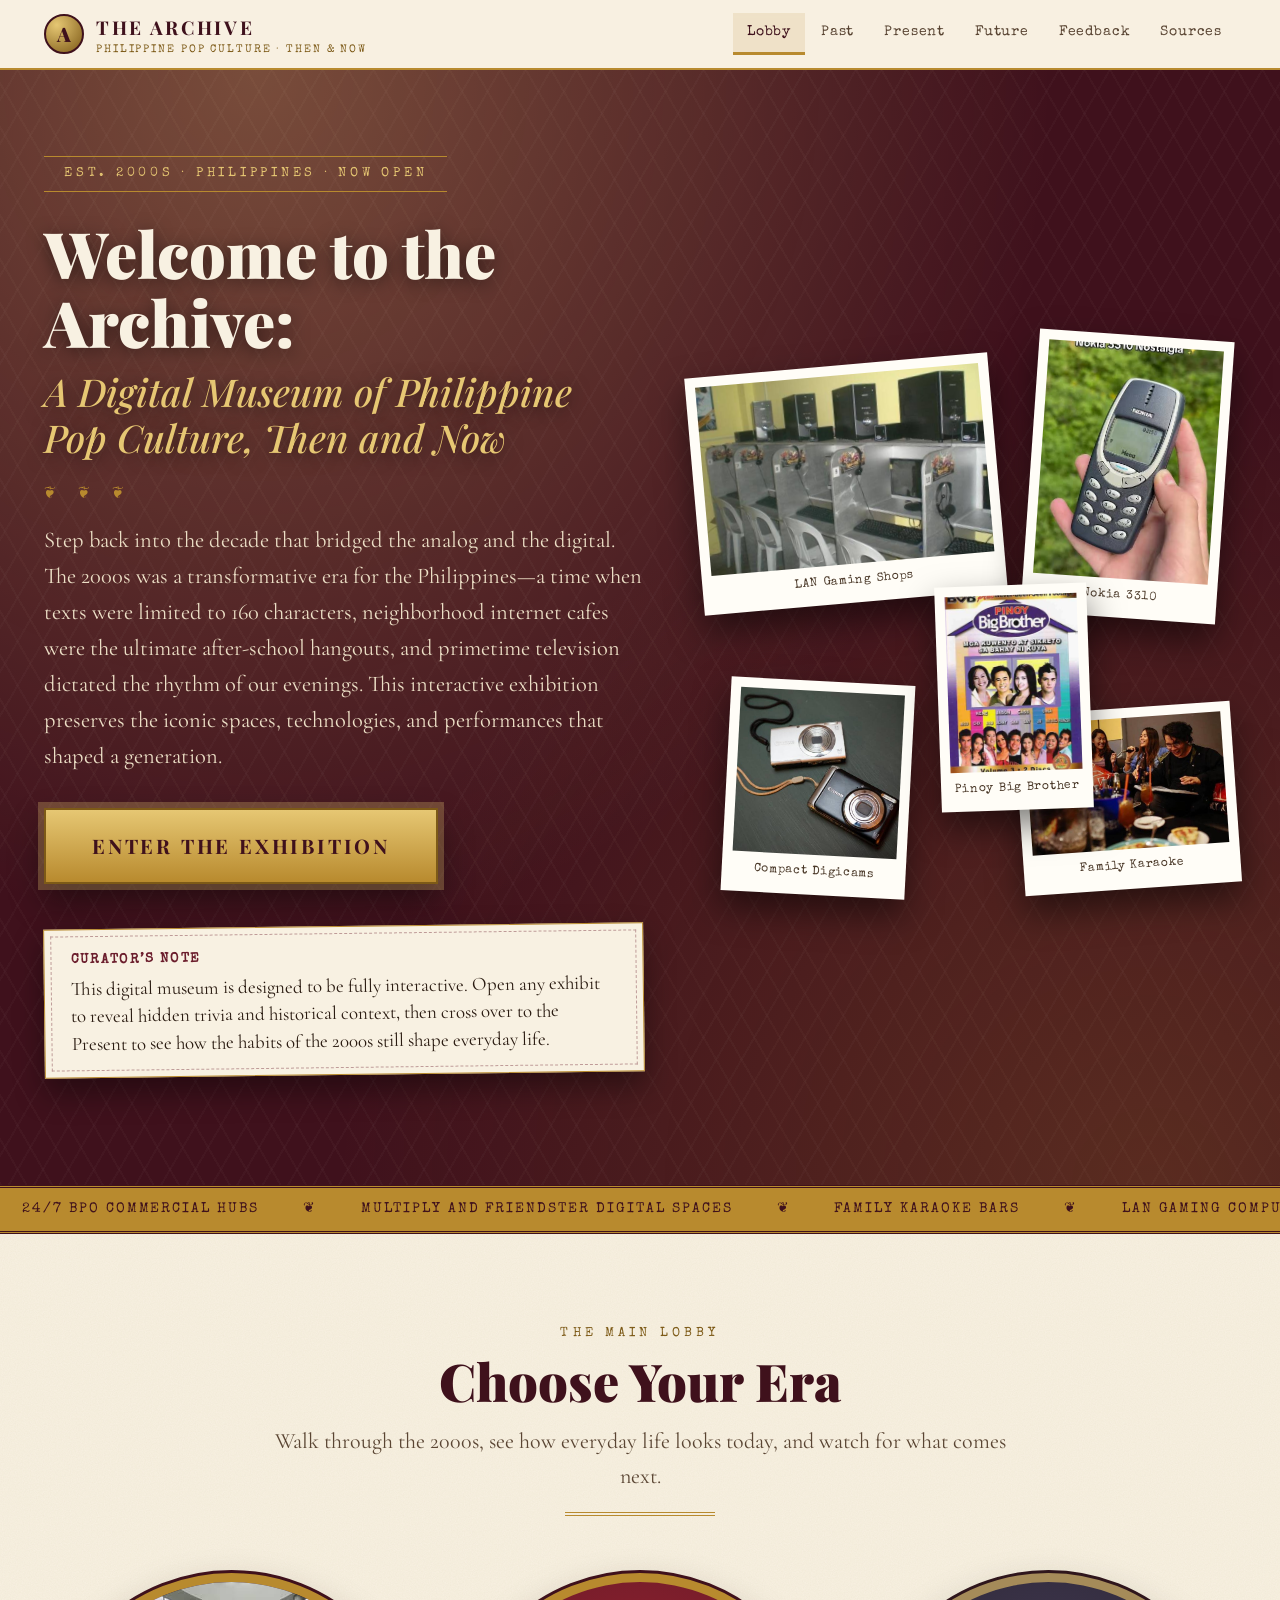
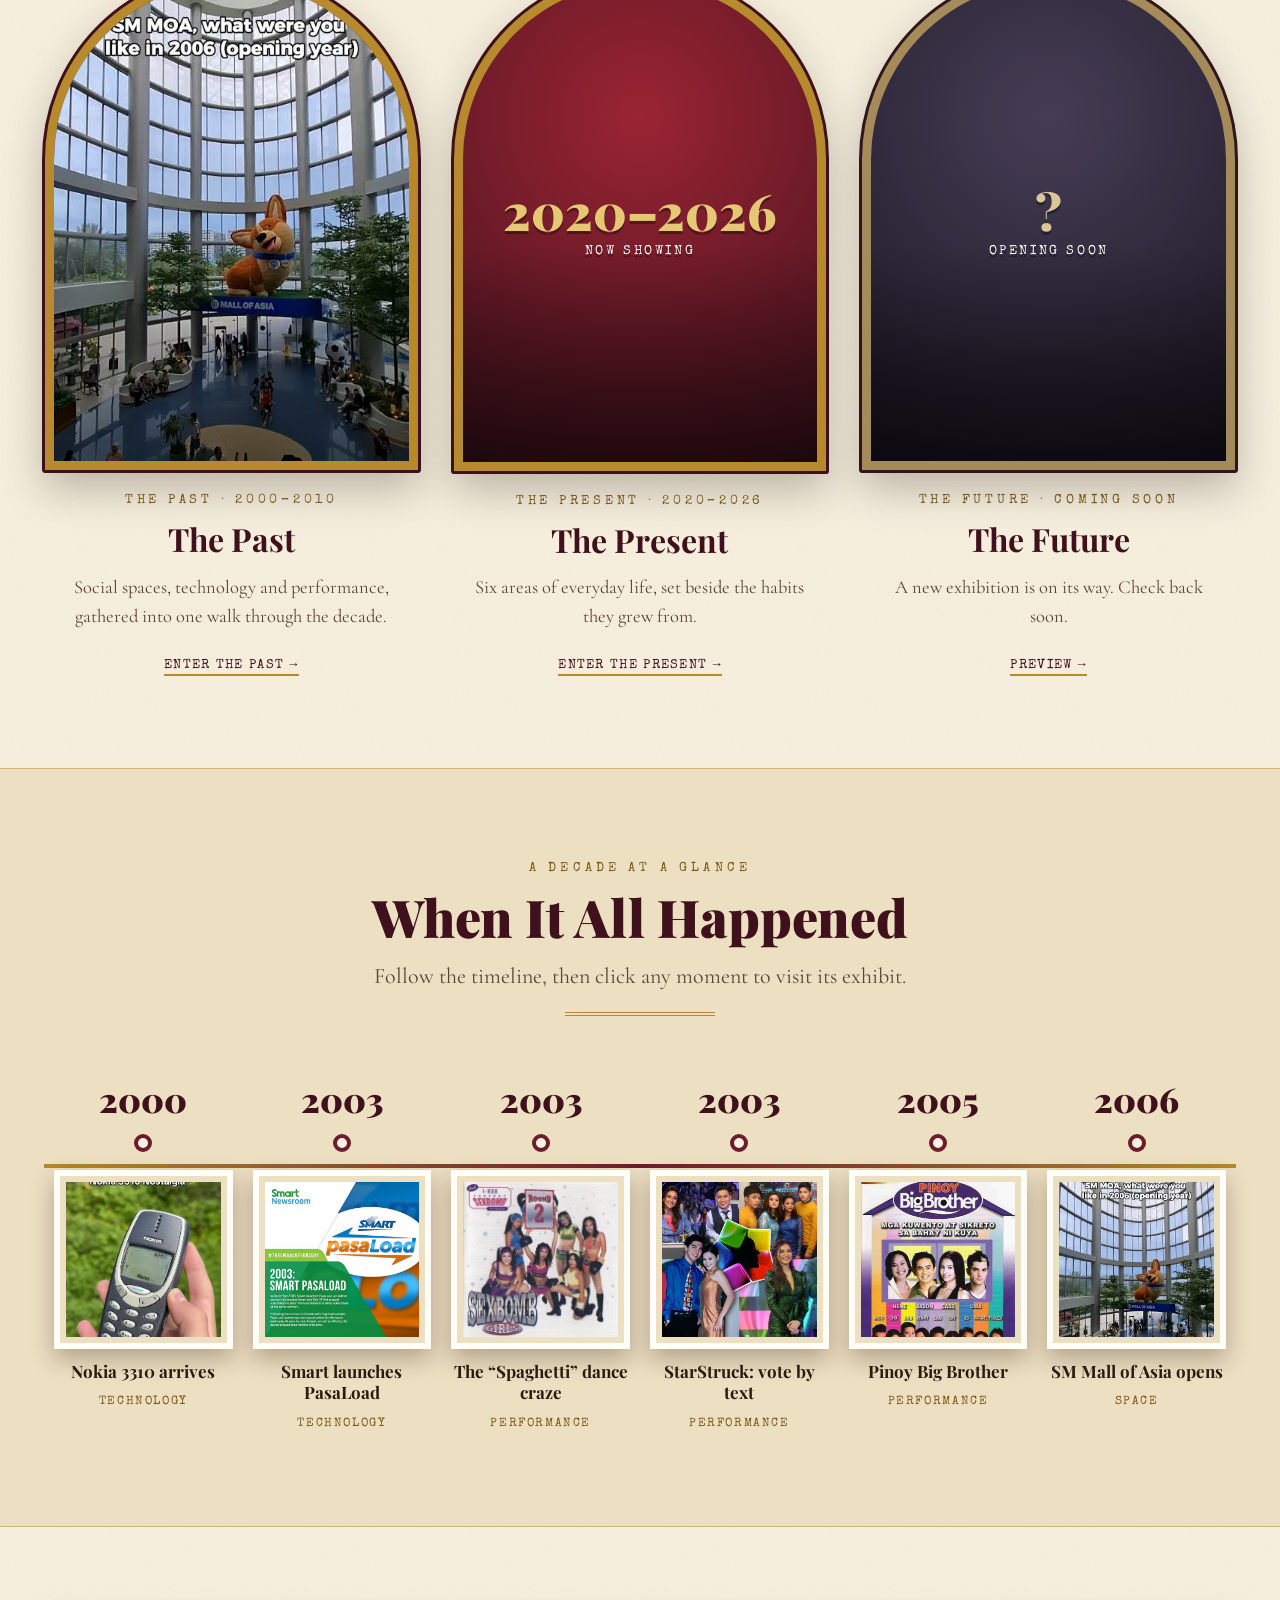
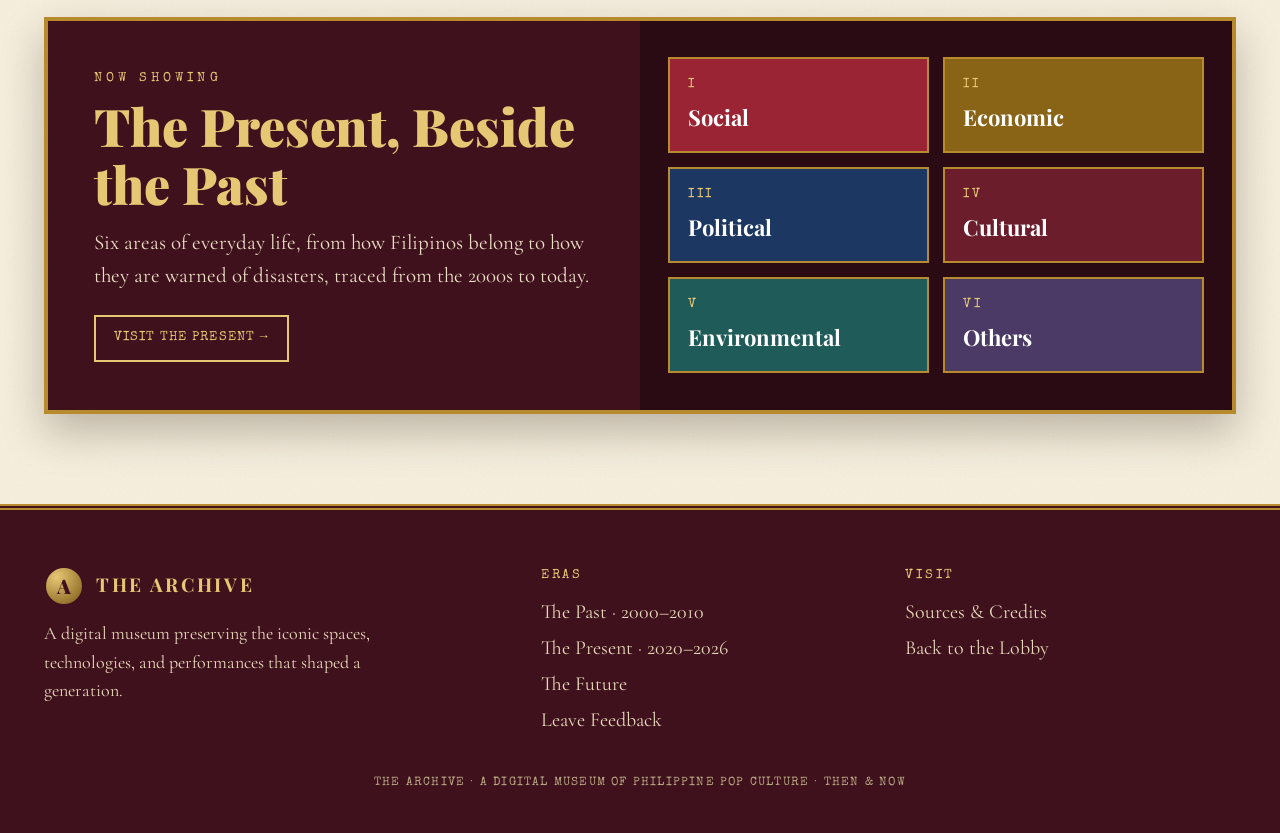
<file: index.html>
<!DOCTYPE html>
<html lang="en">
<head>
<meta charset="utf-8">
<meta name="viewport" content="width=device-width, initial-scale=1">
<title>The Archive — A Digital Museum of 2000s Philippine Pop Culture</title>
<meta name="description" content="An interactive digital museum of 2000s Philippine pop culture: iconic spaces, technologies, and performances.">
<link rel="preconnect" href="https://fonts.googleapis.com">
<link href="https://fonts.googleapis.com/css2?family=Playfair+Display:ital,wght@0,500;0,700;0,900;1,500&family=Cormorant+Garamond:ital,wght@0,400;0,500;0,600;0,700;1,400&family=Special+Elite&display=swap" rel="stylesheet">
<link rel="stylesheet" href="style.css">
<script>document.documentElement.classList.add('js')</script>
</head>
<body data-page="home">
<div id="progress"></div>
<header class="site-head"><div class="wrap">
  <a class="brand" href="index.html" aria-label="The Archive, home"><span class="seal">A</span><span><b>The Archive</b><small>Philippine Pop Culture &middot; Then &amp; Now</small></span></a>
  <button class="burger" aria-label="Menu" aria-expanded="false">&#9776;</button>
  <nav class="nav" aria-label="Main"><a data-n="home" href="index.html">Lobby</a><a data-n="past" href="past.html">Past</a><a data-n="present" href="present.html">Present</a><a data-n="future" href="future.html">Future</a><a data-n="feedback" href="feedback.html">Feedback</a><a data-n="sources" href="sources.html">Sources</a></nav>
</div></header>

<section class="hero"><div class="wrap">
  <div>
    <span class="plaque">Est. 2000s &middot; Philippines &middot; Now Open</span>
    <h1>Welcome to the Archive: <em>A Digital Museum of Philippine Pop Culture, Then and Now</em></h1>
    <div class="orn">&#10086; &#10086; &#10086;</div>
    <p class="lead">Step back into the decade that bridged the analog and the digital. The 2000s was a transformative era for the Philippines&mdash;a time when texts were limited to 160 characters, neighborhood internet cafes were the ultimate after-school hangouts, and primetime television dictated the rhythm of our evenings. This interactive exhibition preserves the iconic spaces, technologies, and performances that shaped a generation.</p>
    <a class="btn gold cta" href="#wings">Enter the Exhibition</a>
    <div class="curator"><b>Curator&rsquo;s Note</b><p>This digital museum is designed to be fully interactive. Open any exhibit to reveal hidden trivia and historical context, then cross over to the Present to see how the habits of the 2000s still shape everyday life.</p></div>
  </div>
  <div class="collage" aria-label="Photos from the exhibition">
    <a class="pol p1" href="past.html#lan"><img src="lan-1.jpg" alt="Rows of LAN gaming computers"><span>LAN Gaming Shops</span></a>
    <a class="pol p2" href="past.html#nokia"><img src="nokia-1.jpg" alt="Nokia 3310 phone"><span>Nokia 3310</span></a>
    <a class="pol p3" href="past.html#digicam"><img src="digicam-1.jpg" alt="Compact digital cameras"><span>Compact Digicams</span></a>
    <a class="pol p4" href="past.html#pbb"><img src="pbb-1.jpg" alt="Pinoy Big Brother DVD cover"><span>Pinoy Big Brother</span></a>
    <a class="pol p5" href="past.html#ktv"><img src="ktv-1.jpg" alt="Friends singing in a karaoke room"><span>Family Karaoke</span></a>
  </div>
</div></section>
<div class="ticker" aria-hidden="true"><div><span>24/7 BPO Commercial Hubs</span><span>&#10086;</span><span>Multiply and Friendster Digital Spaces</span><span>&#10086;</span><span>Family Karaoke Bars</span><span>&#10086;</span><span>LAN Gaming Computer Shops</span><span>&#10086;</span><span>SM Mall of Asia Opening</span><span>&#10086;</span><span>Compact Digicams</span><span>&#10086;</span><span>The Durable Nokia Phone</span><span>&#10086;</span><span>PasaLoad &amp; Prepaid SIM Culture</span><span>&#10086;</span><span>Rise of YouTube Video Sharing</span><span>&#10086;</span><span>Shift from Friendster to Facebook</span><span>&#10086;</span><span>GMA &amp; ABS-CBN Telefantastya Wars</span><span>&#10086;</span><span>Tagalog Dubbing of Asianovelas</span><span>&#10086;</span><span>Pinoy Big Brother</span><span>&#10086;</span><span>SexBomb Girls “Spaghetti” Dance Craze</span><span>&#10086;</span><span>StarStruck Reality Talent Search</span><span>&#10086;</span><span>24/7 BPO Commercial Hubs</span><span>&#10086;</span><span>Multiply and Friendster Digital Spaces</span><span>&#10086;</span><span>Family Karaoke Bars</span><span>&#10086;</span><span>LAN Gaming Computer Shops</span><span>&#10086;</span><span>SM Mall of Asia Opening</span><span>&#10086;</span><span>Compact Digicams</span><span>&#10086;</span><span>The Durable Nokia Phone</span><span>&#10086;</span><span>PasaLoad &amp; Prepaid SIM Culture</span><span>&#10086;</span><span>Rise of YouTube Video Sharing</span><span>&#10086;</span><span>Shift from Friendster to Facebook</span><span>&#10086;</span><span>GMA &amp; ABS-CBN Telefantastya Wars</span><span>&#10086;</span><span>Tagalog Dubbing of Asianovelas</span><span>&#10086;</span><span>Pinoy Big Brother</span><span>&#10086;</span><span>SexBomb Girls “Spaghetti” Dance Craze</span><span>&#10086;</span><span>StarStruck Reality Talent Search</span><span>&#10086;</span></div></div>

<section class="band" id="wings"><div class="wrap">
  <div class="center reveal"><div class="eyebrow">The Main Lobby</div><h2 class="sec-title">Choose Your Era</h2>
  <p class="sec-lede">Walk through the 2000s, see how everyday life looks today, and watch for what comes next.</p><div class="rule"></div></div>
  <div class="doors">
    <a class="door reveal" href="past.html">
      <div class="arch"><img src="moa-2.jpg" alt="The Past"></div>
      <div class="n">THE PAST &middot; 2000&ndash;2010</div><h3>The Past</h3>
      <p>Social spaces, technology and performance, gathered into one walk through the decade.</p><span class="go">Enter the Past &rarr;</span></a>
    <a class="door reveal" href="present.html">
      <div class="arch noimg" style="--c1:#9a2433;--c2:#3f111c"><b>2020&ndash;2026<small>NOW SHOWING</small></b></div>
      <div class="n">THE PRESENT &middot; 2020&ndash;2026</div><h3>The Present</h3>
      <p>Six areas of everyday life, set beside the habits they grew from.</p><span class="go">Enter the Present &rarr;</span></a>
    <a class="door locked reveal" href="future.html">
      <div class="arch noimg" style="--c1:#4b3a66;--c2:#1a1228"><b>?<small>OPENING SOON</small></b></div>
      <div class="n">THE FUTURE &middot; COMING SOON</div><h3>The Future</h3>
      <p>A new exhibition is on its way. Check back soon.</p><span class="go">Preview &rarr;</span></a>
  </div>
</div></section>

<section class="band alt"><div class="wrap">
  <div class="center reveal"><div class="eyebrow">A Decade at a Glance</div><h2 class="sec-title">When It All Happened</h2>
  <p class="sec-lede">Follow the timeline, then click any moment to visit its exhibit.</p><div class="rule"></div></div>
  <div class="timeline">
    <a class="tl reveal" href="past.html#nokia"><div class="yr">2000</div><div class="dot"></div>
      <div class="ph"><img src="nokia-1.jpg" alt="Nokia 3310 arrives" loading="lazy"></div><h4>Nokia 3310 arrives</h4><small>Technology</small></a>
    <a class="tl reveal" href="past.html#pasaload"><div class="yr">2003</div><div class="dot"></div>
      <div class="ph"><img src="pasaload-1.jpg" alt="Smart launches PasaLoad" loading="lazy"></div><h4>Smart launches PasaLoad</h4><small>Technology</small></a>
    <a class="tl reveal" href="past.html#sexbomb"><div class="yr">2003</div><div class="dot"></div>
      <div class="ph"><img src="sexbomb-1.jpg" alt="The “Spaghetti” dance craze" loading="lazy"></div><h4>The “Spaghetti” dance craze</h4><small>Performance</small></a>
    <a class="tl reveal" href="past.html#starstruck"><div class="yr">2003</div><div class="dot"></div>
      <div class="ph"><img src="starstruck-1.jpg" alt="StarStruck: vote by text" loading="lazy"></div><h4>StarStruck: vote by text</h4><small>Performance</small></a>
    <a class="tl reveal" href="past.html#pbb"><div class="yr">2005</div><div class="dot"></div>
      <div class="ph"><img src="pbb-1.jpg" alt="Pinoy Big Brother" loading="lazy"></div><h4>Pinoy Big Brother</h4><small>Performance</small></a>
    <a class="tl reveal" href="past.html#moa"><div class="yr">2006</div><div class="dot"></div>
      <div class="ph"><img src="moa-2.jpg" alt="SM Mall of Asia opens" loading="lazy"></div><h4>SM Mall of Asia opens</h4><small>Space</small></a>
  </div>
</div></section>

<section class="band"><div class="wrap">
  <div class="feature reveal">
    <div class="txt"><div class="eyebrow" style="color:var(--brass-lt)">Now Showing</div>
      <h2 class="sec-title">The Present, Beside the Past</h2>
      <p>Six areas of everyday life, from how Filipinos belong to how they are warned of disasters, traced from the 2000s to today.</p>
      <a class="btn light" href="present.html">Visit the Present &rarr;</a></div>
    <div class="pics cats"><a href="present.html#social" style="--cat:#9a2433"><i>I</i><b>Social</b></a><a href="present.html#economic" style="--cat:#8a6416"><i>II</i><b>Economic</b></a><a href="present.html#political" style="--cat:#1d3763"><i>III</i><b>Political</b></a><a href="present.html#cultural" style="--cat:#6b1d2c"><i>IV</i><b>Cultural</b></a><a href="present.html#environmental" style="--cat:#1f5b58"><i>V</i><b>Environmental</b></a><a href="present.html#others" style="--cat:#4b3a66"><i>VI</i><b>Others</b></a></div>
  </div>
</div></section>

<footer class="site-foot"><div class="wrap">
  <div><a class="brand" href="index.html"><span class="seal">A</span><span><b>The Archive</b></span></a>
  <p>A digital museum preserving the iconic spaces, technologies, and performances that shaped a generation.</p></div>
  <div><h4>Eras</h4><ul><li><a href="past.html">The Past &middot; 2000&ndash;2010</a></li><li><a href="present.html">The Present &middot; 2020&ndash;2026</a></li><li><a href="future.html">The Future</a></li><li><a href="feedback.html">Leave Feedback</a></li></ul></div>
  <div><h4>Visit</h4><ul><li><a href="sources.html">Sources &amp; Credits</a></li><li><a href="index.html">Back to the Lobby</a></li></ul></div>
</div>
<div class="copy">THE ARCHIVE &middot; A DIGITAL MUSEUM OF PHILIPPINE POP CULTURE &middot; THEN &amp; NOW</div></footer>
<button class="totop" id="totop" aria-label="Back to top">&uarr;</button>
<div class="overlay" id="overlay" role="dialog" aria-modal="true"><div class="modal" id="modal"></div></div>
<script src="app.js"></script>
</body>
</html>
</file>
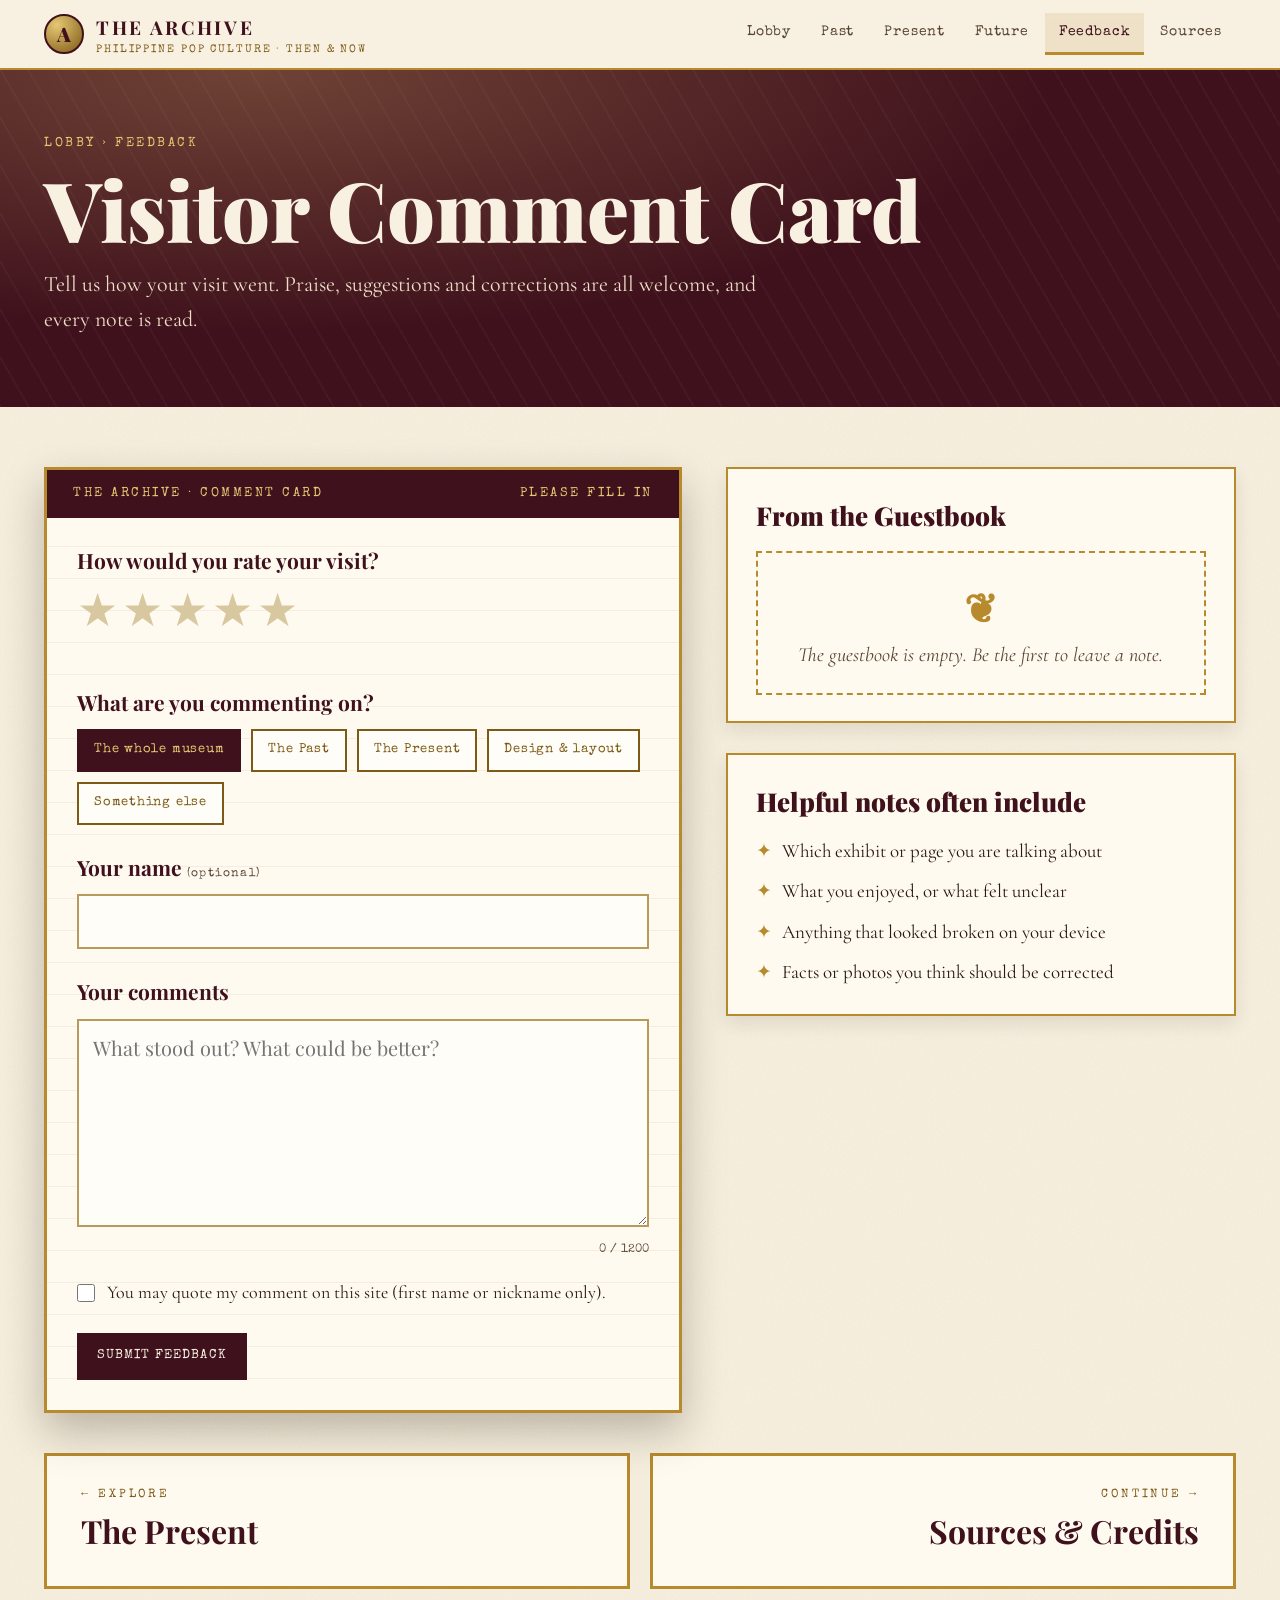
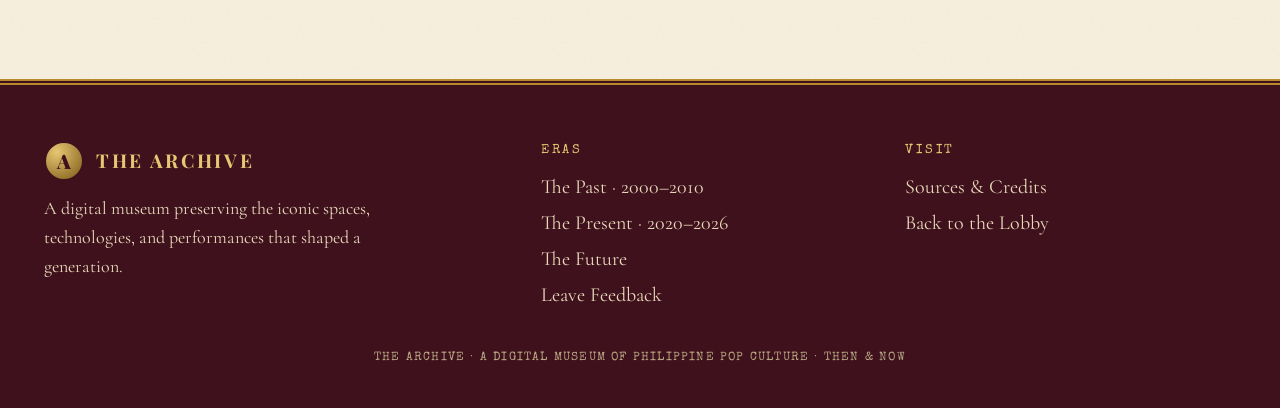
<file: feedback.html>
<!DOCTYPE html>
<html lang="en">
<head>
<meta charset="utf-8">
<meta name="viewport" content="width=device-width, initial-scale=1">
<title>Feedback — The Archive</title>
<meta name="description" content="Leave a rating, review or suggestion for The Archive, a digital museum of Philippine pop culture.">
<link rel="preconnect" href="https://fonts.googleapis.com">
<link href="https://fonts.googleapis.com/css2?family=Playfair+Display:ital,wght@0,500;0,700;0,900;1,500&family=Cormorant+Garamond:ital,wght@0,400;0,500;0,600;0,700;1,400&family=Special+Elite&display=swap" rel="stylesheet">
<link rel="stylesheet" href="style.css">
<script>document.documentElement.classList.add('js')</script>
</head>
<body class="feedback" data-page="feedback" style="--accent:#9a2433">
<div id="progress"></div>
<header class="site-head"><div class="wrap">
  <a class="brand" href="index.html" aria-label="The Archive, home"><span class="seal">A</span><span><b>The Archive</b><small>Philippine Pop Culture &middot; Then &amp; Now</small></span></a>
  <button class="burger" aria-label="Menu" aria-expanded="false">&#9776;</button>
  <nav class="nav" aria-label="Main"><a data-n="home" href="index.html">Lobby</a><a data-n="past" href="past.html">Past</a><a data-n="present" href="present.html">Present</a><a data-n="future" href="future.html">Future</a><a data-n="feedback" href="feedback.html">Feedback</a><a data-n="sources" href="sources.html">Sources</a></nav>
</div></header>

<section class="era-hero"><div class="wrap">
  <div class="crumbs"><a href="index.html">Lobby</a> &rsaquo; Feedback</div>
  <h1>Visitor Comment Card</h1>
  <p>Tell us how your visit went. Praise, suggestions and corrections are all welcome, and every note is read.</p>
</div></section>
<main class="wrap">
 <div class="fb-grid">
  <div class="fcard">
   <div class="fcard-top"><span>The Archive &middot; Comment Card</span><span>Please fill in</span></div>
   <form id="fbform" novalidate>
     <fieldset><legend>How would you rate your visit?</legend><div class="stars"><input type="radio" name="rating" id="st5" value="5"><label for="st5" title="5 stars">&#9733;</label><input type="radio" name="rating" id="st4" value="4"><label for="st4" title="4 stars">&#9733;</label><input type="radio" name="rating" id="st3" value="3"><label for="st3" title="3 stars">&#9733;</label><input type="radio" name="rating" id="st2" value="2"><label for="st2" title="2 stars">&#9733;</label><input type="radio" name="rating" id="st1" value="1"><label for="st1" title="1 star">&#9733;</label></div><div class="rate-out" id="rateOut" aria-live="polite"></div></fieldset>
     <fieldset><legend>What are you commenting on?</legend><div class="chips"><input type="radio" name="topic" id="tp0" value="The whole museum" checked><label for="tp0">The whole museum</label><input type="radio" name="topic" id="tp1" value="The Past"><label for="tp1">The Past</label><input type="radio" name="topic" id="tp2" value="The Present"><label for="tp2">The Present</label><input type="radio" name="topic" id="tp3" value="Design & layout"><label for="tp3">Design &amp; layout</label><input type="radio" name="topic" id="tp4" value="Something else"><label for="tp4">Something else</label></div></fieldset>
     <div class="fsec"><label class="flabel" for="nm">Your name <small>(optional)</small></label><input type="text" id="nm" name="name" maxlength="60" autocomplete="nickname"></div>
     <div class="fsec"><label class="flabel" for="ms">Your comments</label><textarea id="ms" name="message" maxlength="1200" rows="6" placeholder="What stood out? What could be better?"></textarea><span class="count">0 / 1200</span></div>
     <label class="chk"><input type="checkbox" name="quote"><span>You may quote my comment on this site (first name or nickname only).</span></label>
     <input type="text" name="website" class="hp" tabindex="-1" autocomplete="off" aria-hidden="true">
     <div class="fsubmit"><button class="btn solid" type="submit">Submit feedback</button><p class="fmsg" role="status" aria-live="polite"></p></div>
   </form>
   <div class="thanks"><div class="stamp">Thank you!</div><p>Your note has been received. It helps make the museum better.</p><button class="btn" id="again" type="button">Leave another note</button></div>
  </div>
  <aside class="fside">
   <div class="wall"><h2>From the Guestbook</h2><div id="wall"></div></div>
   <div class="tips"><h3>Helpful notes often include</h3><ul><li>Which exhibit or page you are talking about</li><li>What you enjoyed, or what felt unclear</li><li>Anything that looked broken on your device</li><li>Facts or photos you think should be corrected</li></ul></div>
  </aside>
 </div>
 <nav class="nextwing" aria-label="Continue"><a href="present.html"><small>&larr; Explore</small><b>The Present</b></a><a class="r" href="sources.html"><small>Continue &rarr;</small><b>Sources &amp; Credits</b></a></nav>
</main>
<footer class="site-foot"><div class="wrap">
  <div><a class="brand" href="index.html"><span class="seal">A</span><span><b>The Archive</b></span></a>
  <p>A digital museum preserving the iconic spaces, technologies, and performances that shaped a generation.</p></div>
  <div><h4>Eras</h4><ul><li><a href="past.html">The Past &middot; 2000&ndash;2010</a></li><li><a href="present.html">The Present &middot; 2020&ndash;2026</a></li><li><a href="future.html">The Future</a></li><li><a href="feedback.html">Leave Feedback</a></li></ul></div>
  <div><h4>Visit</h4><ul><li><a href="sources.html">Sources &amp; Credits</a></li><li><a href="index.html">Back to the Lobby</a></li></ul></div>
</div>
<div class="copy">THE ARCHIVE &middot; A DIGITAL MUSEUM OF PHILIPPINE POP CULTURE &middot; THEN &amp; NOW</div></footer>
<button class="totop" id="totop" aria-label="Back to top">&uarr;</button>
<div class="overlay" id="overlay" role="dialog" aria-modal="true"><div class="modal" id="modal"></div></div>

<script src="app.js"></script>
<script src="feedback.js"></script>
</body>
</html>
</file>
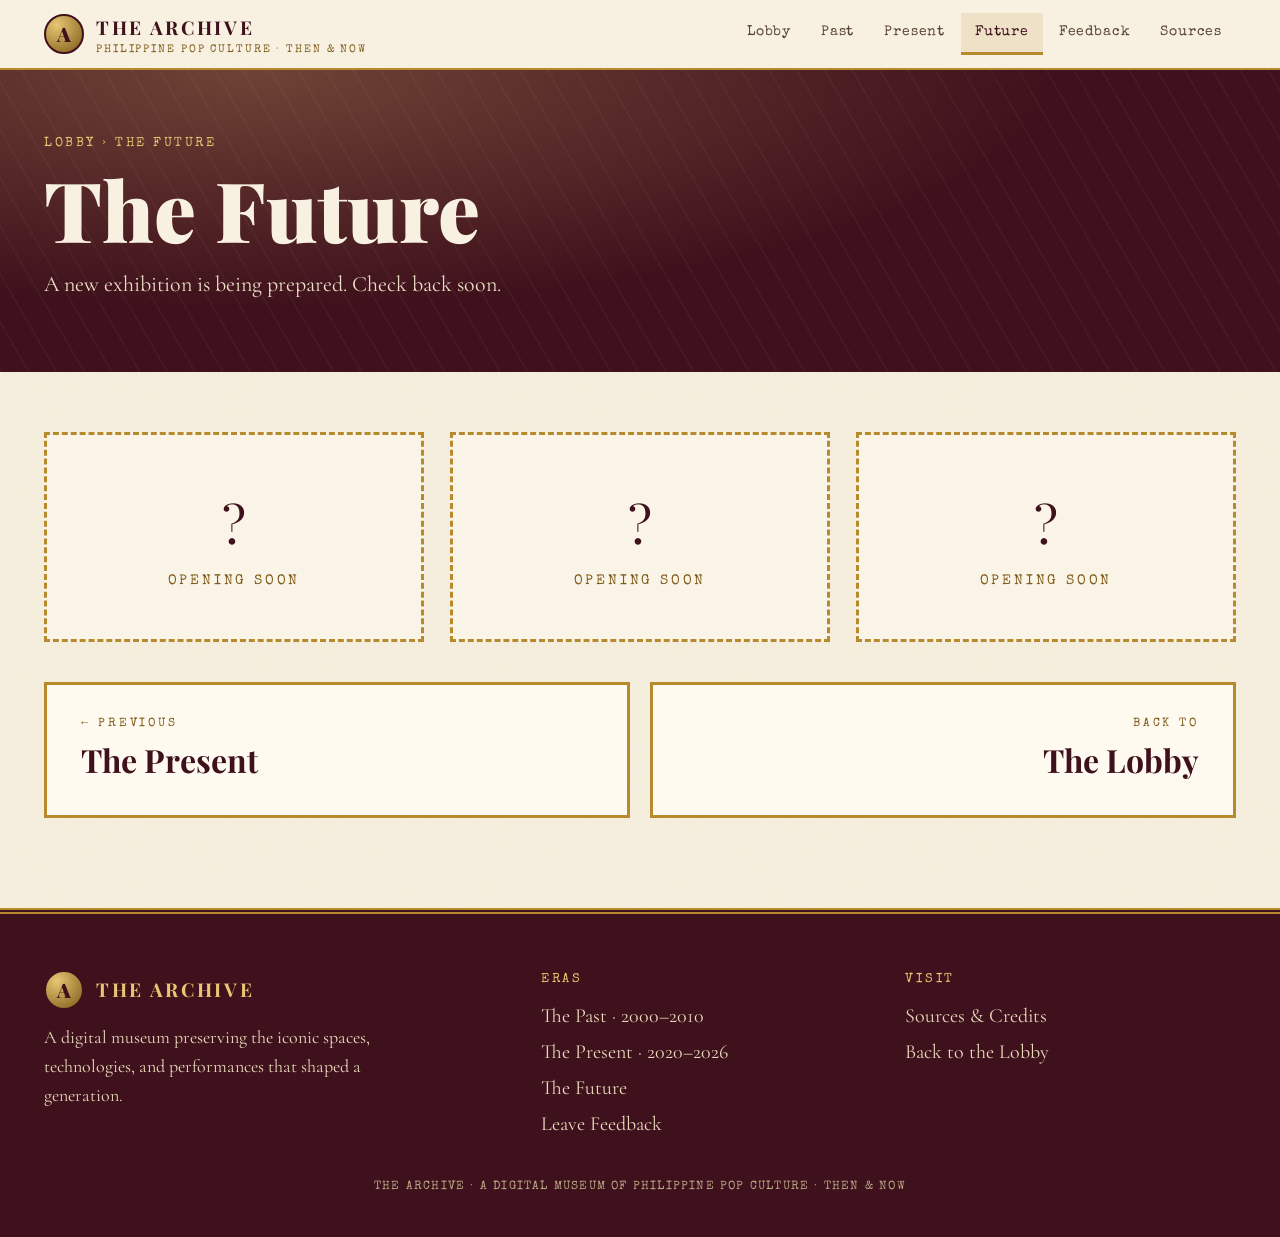
<file: future.html>
<!DOCTYPE html>
<html lang="en">
<head>
<meta charset="utf-8">
<meta name="viewport" content="width=device-width, initial-scale=1">
<title>The Future — The Archive</title>
<meta name="description" content="Coming soon.">
<link rel="preconnect" href="https://fonts.googleapis.com">
<link href="https://fonts.googleapis.com/css2?family=Playfair+Display:ital,wght@0,500;0,700;0,900;1,500&family=Cormorant+Garamond:ital,wght@0,400;0,500;0,600;0,700;1,400&family=Special+Elite&display=swap" rel="stylesheet">
<link rel="stylesheet" href="style.css">
<script>document.documentElement.classList.add('js')</script>
</head>
<body class="future" data-page="future" style="--accent:#4b3a66">
<div id="progress"></div>
<header class="site-head"><div class="wrap">
  <a class="brand" href="index.html" aria-label="The Archive, home"><span class="seal">A</span><span><b>The Archive</b><small>Philippine Pop Culture &middot; Then &amp; Now</small></span></a>
  <button class="burger" aria-label="Menu" aria-expanded="false">&#9776;</button>
  <nav class="nav" aria-label="Main"><a data-n="home" href="index.html">Lobby</a><a data-n="past" href="past.html">Past</a><a data-n="present" href="present.html">Present</a><a data-n="future" href="future.html">Future</a><a data-n="feedback" href="feedback.html">Feedback</a><a data-n="sources" href="sources.html">Sources</a></nav>
</div></header>

<section class="era-hero"><div class="wrap">
  <div class="crumbs"><a href="index.html">Lobby</a> &rsaquo; The Future</div>
  <h1>The Future</h1>
  <p>A new exhibition is being prepared. Check back soon.</p>
</div></section>
<main class="wrap">
  <div class="soon"><div><span><i>?</i>Opening soon</span></div><div><span><i>?</i>Opening soon</span></div><div><span><i>?</i>Opening soon</span></div></div>
  <nav class="nextwing" aria-label="Continue"><a href="present.html"><small>&larr; Previous</small><b>The Present</b></a><a class="r" href="index.html"><small>Back to</small><b>The Lobby</b></a></nav>
</main>
<footer class="site-foot"><div class="wrap">
  <div><a class="brand" href="index.html"><span class="seal">A</span><span><b>The Archive</b></span></a>
  <p>A digital museum preserving the iconic spaces, technologies, and performances that shaped a generation.</p></div>
  <div><h4>Eras</h4><ul><li><a href="past.html">The Past &middot; 2000&ndash;2010</a></li><li><a href="present.html">The Present &middot; 2020&ndash;2026</a></li><li><a href="future.html">The Future</a></li><li><a href="feedback.html">Leave Feedback</a></li></ul></div>
  <div><h4>Visit</h4><ul><li><a href="sources.html">Sources &amp; Credits</a></li><li><a href="index.html">Back to the Lobby</a></li></ul></div>
</div>
<div class="copy">THE ARCHIVE &middot; A DIGITAL MUSEUM OF PHILIPPINE POP CULTURE &middot; THEN &amp; NOW</div></footer>
<button class="totop" id="totop" aria-label="Back to top">&uarr;</button>
<div class="overlay" id="overlay" role="dialog" aria-modal="true"><div class="modal" id="modal"></div></div>

<script src="app.js"></script>
</body>
</html>
</file>
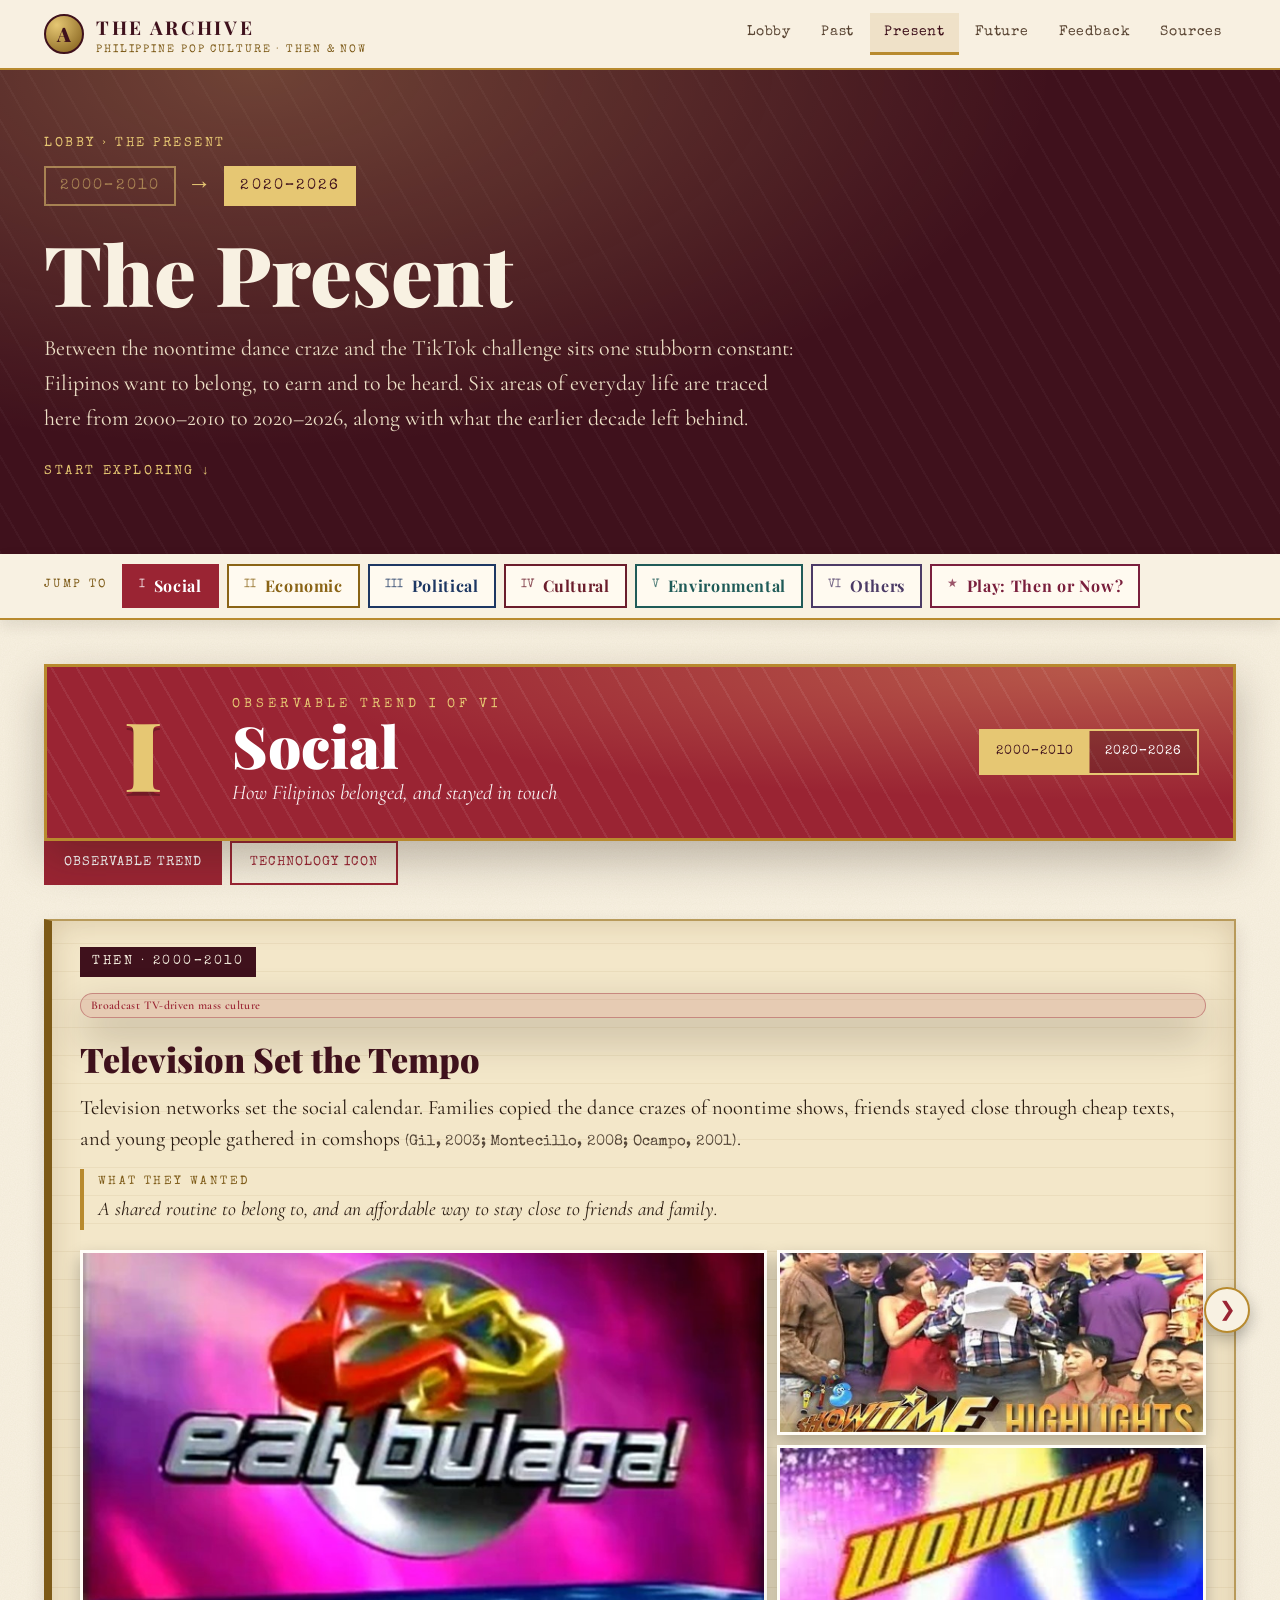
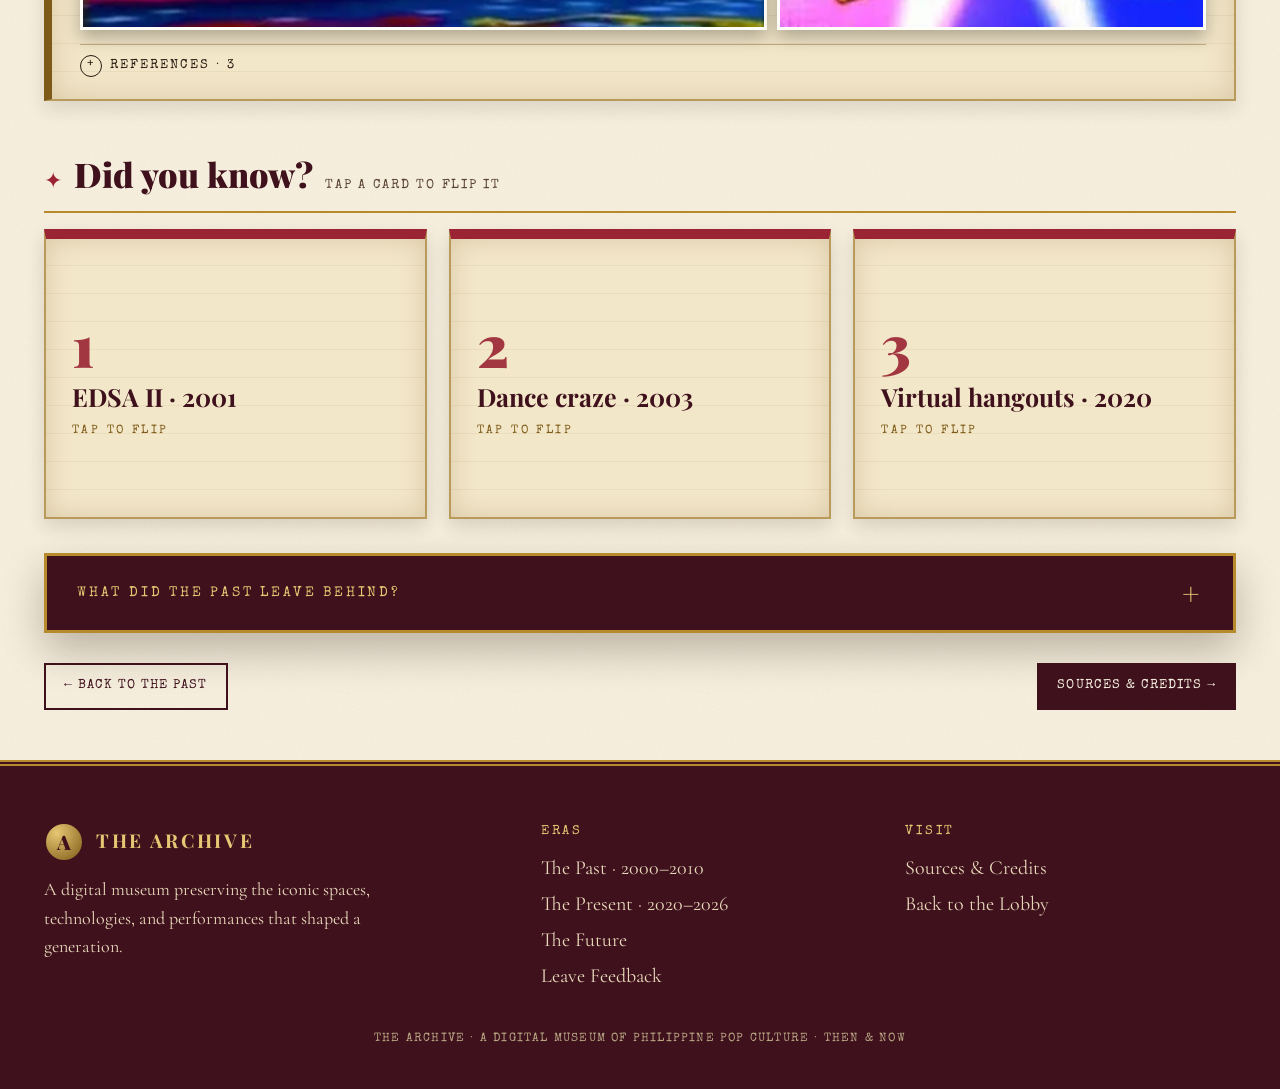
<file: gallery.html>
<!DOCTYPE html><html lang="en"><head><meta charset="utf-8"><title>Redirecting…</title><meta http-equiv="refresh" content="0;url=present.html"><script>location.replace("present.html"+(location.hash||""))</script></head><body><p>Moved to <a href="present.html">present.html</a>.</p></body></html>
</file>
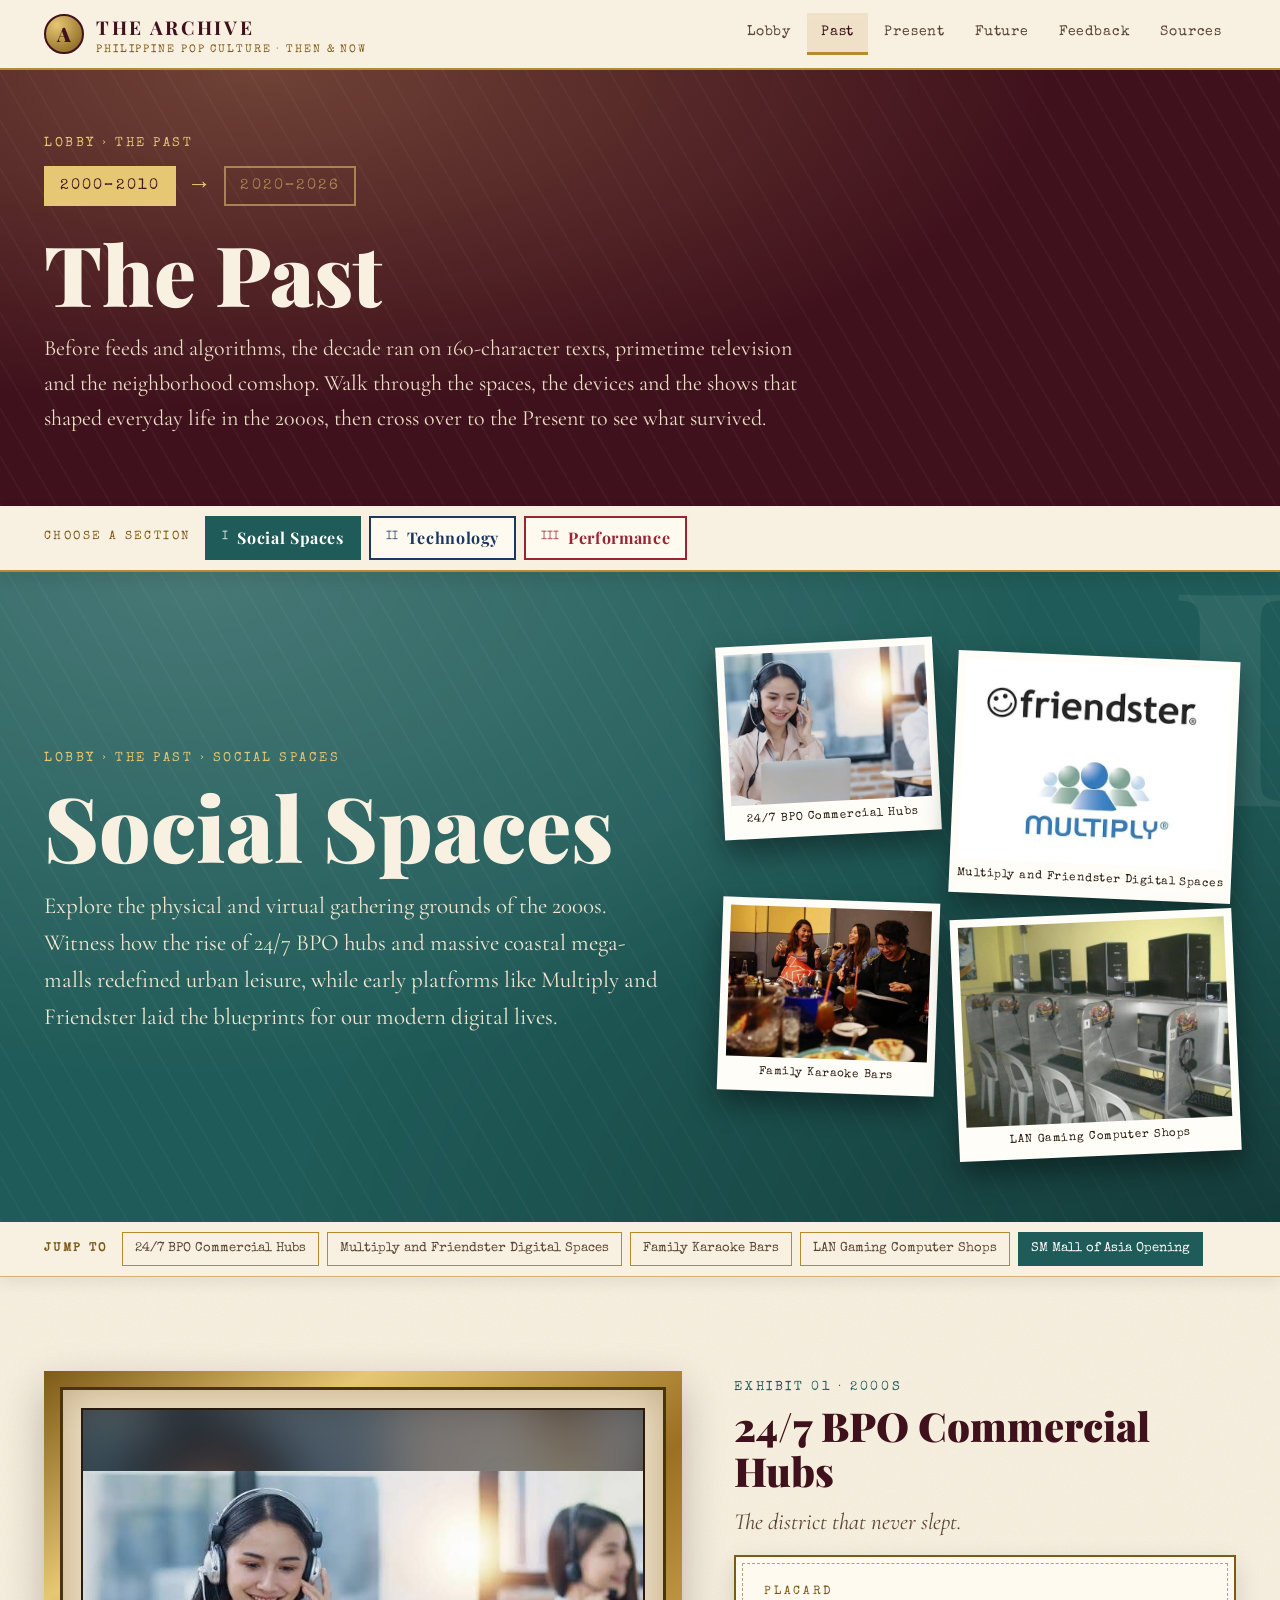
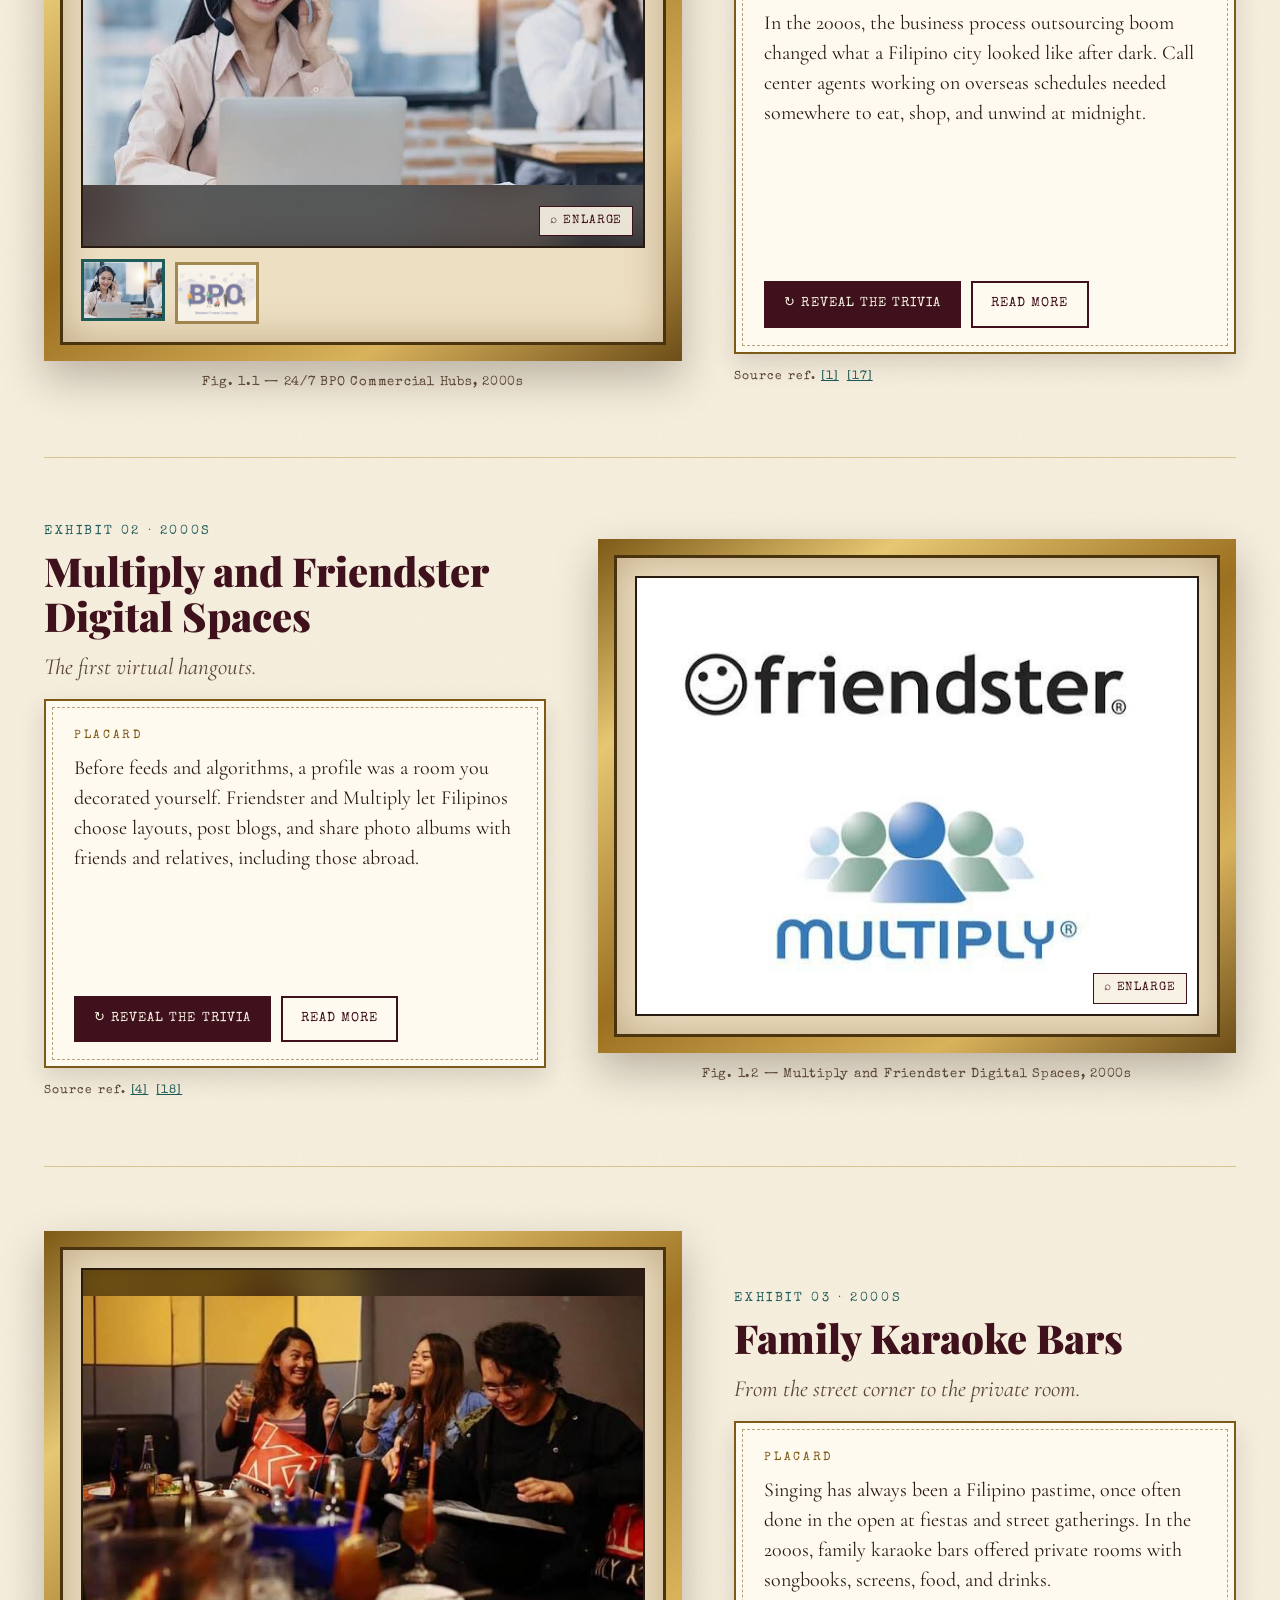
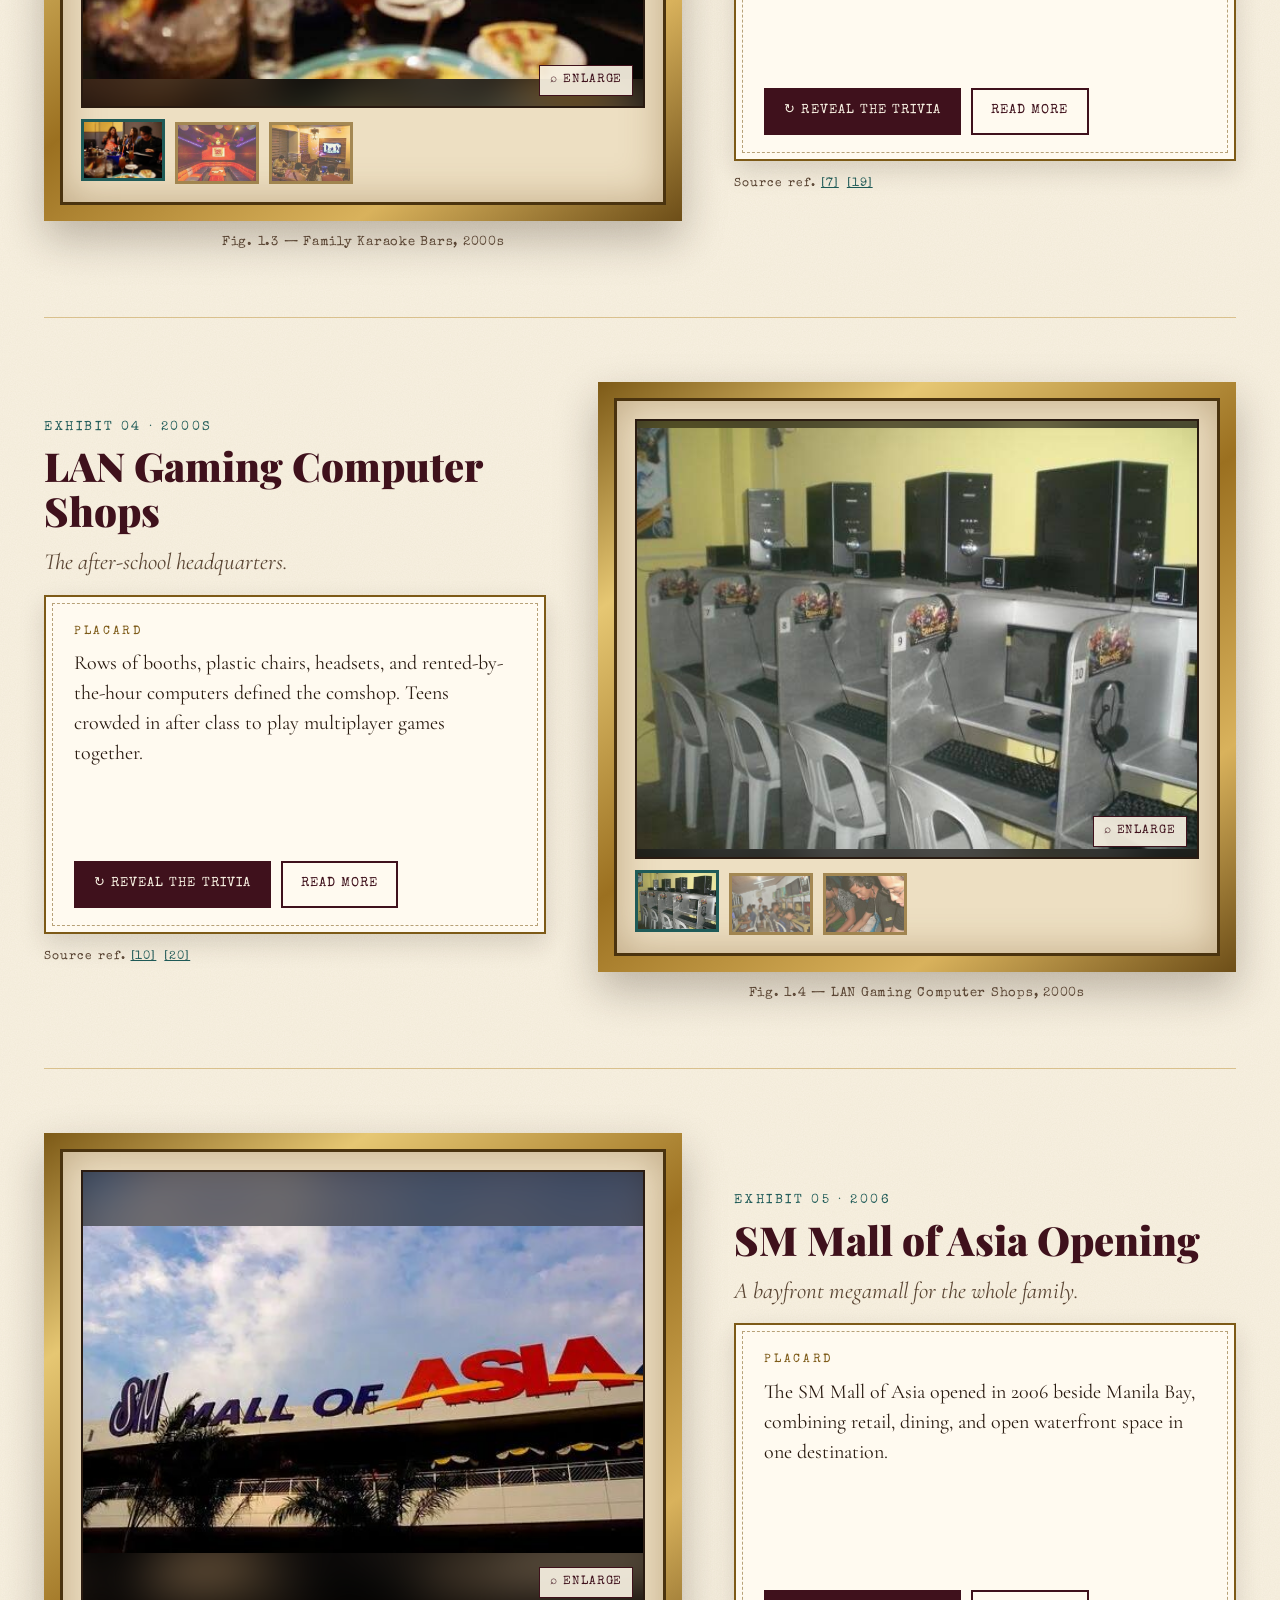
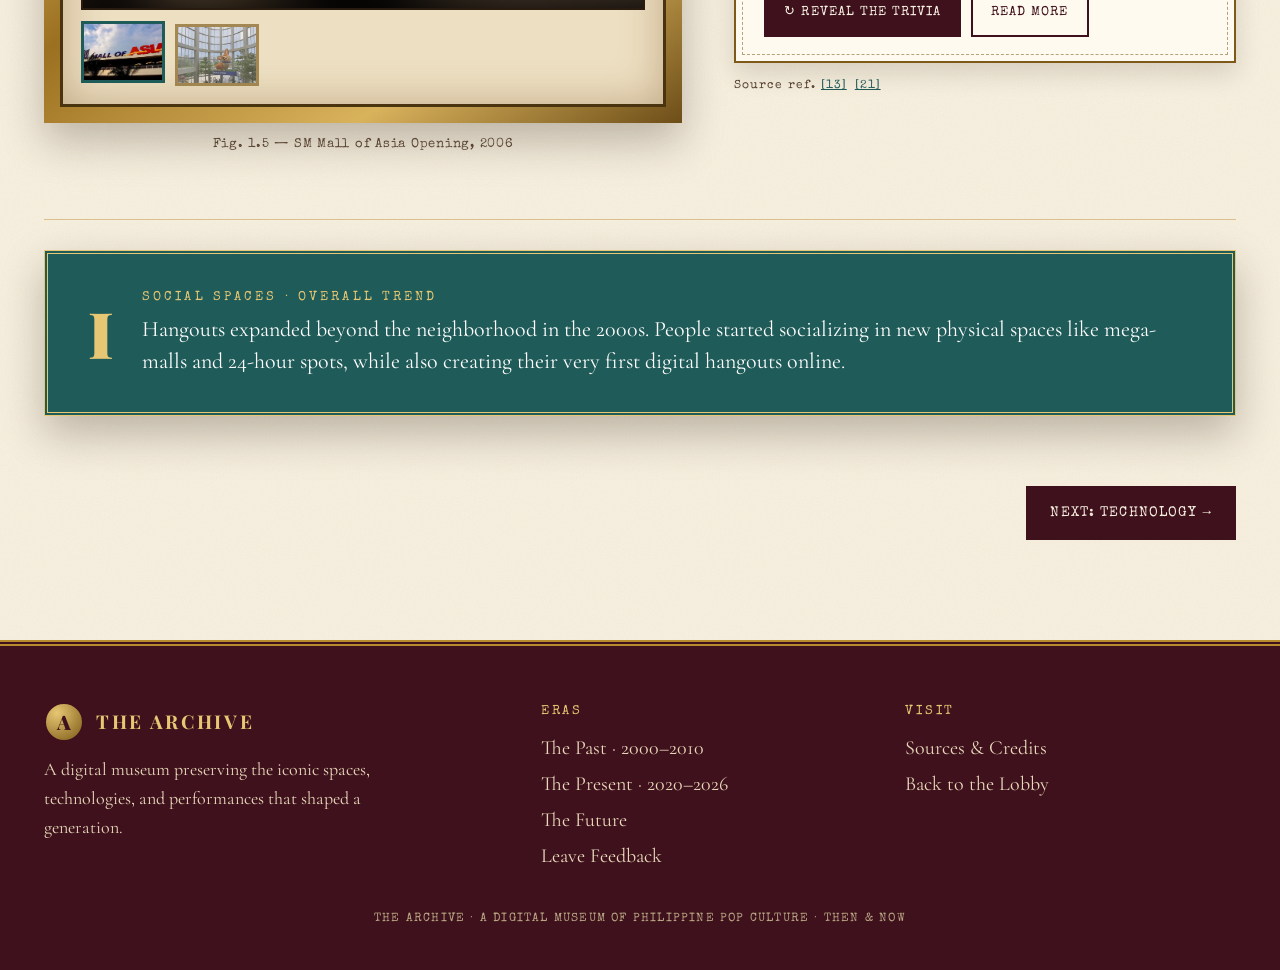
<file: past.html>
<!DOCTYPE html>
<html lang="en">
<head>
<meta charset="utf-8">
<meta name="viewport" content="width=device-width, initial-scale=1">
<title>The Past (2000–2010) — The Archive</title>
<meta name="description" content="Social spaces, technology and performance of the 2000s, gathered in one walk-through: BPO hubs, comshops, Nokia phones, PasaLoad, Pinoy Big Brother and more.">
<link rel="preconnect" href="https://fonts.googleapis.com">
<link href="https://fonts.googleapis.com/css2?family=Playfair+Display:ital,wght@0,500;0,700;0,900;1,500&family=Cormorant+Garamond:ital,wght@0,400;0,500;0,600;0,700;1,400&family=Special+Elite&display=swap" rel="stylesheet">
<link rel="stylesheet" href="style.css">
<script>document.documentElement.classList.add('js')</script>
</head>
<body class="past" data-page="past" style="--accent:#6b1d2c">
<div id="progress"></div>
<header class="site-head"><div class="wrap">
  <a class="brand" href="index.html" aria-label="The Archive, home"><span class="seal">A</span><span><b>The Archive</b><small>Philippine Pop Culture &middot; Then &amp; Now</small></span></a>
  <button class="burger" aria-label="Menu" aria-expanded="false">&#9776;</button>
  <nav class="nav" aria-label="Main"><a data-n="home" href="index.html">Lobby</a><a data-n="past" href="past.html">Past</a><a data-n="present" href="present.html">Present</a><a data-n="future" href="future.html">Future</a><a data-n="feedback" href="feedback.html">Feedback</a><a data-n="sources" href="sources.html">Sources</a></nav>
</div></header>

<section class="era-hero era-past"><div class="wrap">
  <div class="crumbs"><a href="index.html">Lobby</a> &rsaquo; The Past</div>
  <div class="yearflip" aria-label="2000 to 2010"><span class="y1">2000&ndash;2010</span><i>&rarr;</i><span class="y2">2020&ndash;2026</span></div>
  <h1>The Past</h1>
  <p>Before feeds and algorithms, the decade ran on 160-character texts, primetime television and the neighborhood comshop. Walk through the spaces, the devices and the shows that shaped everyday life in the 2000s, then cross over to the Present to see what survived.</p>
</div></section>
<div class="mtabs" role="tablist" aria-label="Past sections"><div class="wrap"><b>Choose a section</b><button class="mtab on" role="tab" data-p="space" aria-selected="true" style="--cat:#1f5b58"><i>I</i><b>Social Spaces</b></button><button class="mtab" role="tab" data-p="technology" aria-selected="false" style="--cat:#1d3763"><i>II</i><b>Technology</b></button><button class="mtab" role="tab" data-p="performance" aria-selected="false" style="--cat:#9a2433"><i>III</i><b>Performance</b></button></div></div>
<section class="wsec" id="space" style="--accent:#1f5b58"><section class="wing-hero"><div class="num" aria-hidden="true">I</div><div class="wrap">
  <div>
    <div class="crumbs"><a href="index.html">Lobby</a> &rsaquo; <a href="past.html">The Past</a> &rsaquo; Social Spaces</div>
    <h1>Social Spaces</h1>
    <p>Explore the physical and virtual gathering grounds of the 2000s. Witness how the rise of 24/7 BPO hubs and massive coastal mega-malls redefined urban leisure, while early platforms like Multiply and Friendster laid the blueprints for our modern digital lives.</p>
  </div>
  <div class="rail" aria-label="Preview of exhibits"><a href="#bpo"><img src="bpo-1.jpg" alt="24/7 BPO Commercial Hubs"><span>24/7 BPO Commercial Hubs</span></a><a href="#mfs"><img src="mfs-1.jpg" alt="Multiply and Friendster Digital Spaces"><span>Multiply and Friendster Digital Spaces</span></a><a href="#ktv"><img src="ktv-1.jpg" alt="Family Karaoke Bars"><span>Family Karaoke Bars</span></a><a href="#lan"><img src="lan-1.jpg" alt="LAN Gaming Computer Shops"><span>LAN Gaming Computer Shops</span></a></div>
</div></section>
<div class="jump"><div class="wrap"><b>Jump to</b><a href="#bpo">24/7 BPO Commercial Hubs</a><a href="#mfs">Multiply and Friendster Digital Spaces</a><a href="#ktv">Family Karaoke Bars</a><a href="#lan">LAN Gaming Computer Shops</a><a href="#moa">SM Mall of Asia Opening</a></div></div>
<div class="exhibits"><div class="wrap">

  <article class="ex reveal" id="bpo">
    <div class="ex-media">
      <div class="frame"><div class="mat">
        <div class="viewer" title="Click to enlarge"><img src="bpo-1.jpg" alt="24/7 BPO Commercial Hubs"><span class="zoom">&#8981; Enlarge</span></div>
        <div class="thumbs"><button class="thumb on" data-src="bpo-1.jpg" aria-label="Show photo 1 of 2"><img src="bpo-1.jpg" alt=""></button><button class="thumb" data-src="bpo-2.jpg" aria-label="Show photo 2 of 2"><img src="bpo-2.jpg" alt=""></button></div>
      </div></div>
      <div class="cap">Fig. 1.1 &mdash; 24/7 BPO Commercial Hubs, 2000s</div>
    </div>
    <div class="ex-text">
      <div class="kicker">Exhibit 01 &middot; 2000s</div>
      <h3>24/7 BPO Commercial Hubs</h3>
      <p class="teaser">The district that never slept.</p>
      <div class="flipper">
        <div class="face front">
          <div class="lbl">Placard</div>
          <p>In the 2000s, the business process outsourcing boom changed what a Filipino city looked like after dark. Call center agents working on overseas schedules needed somewhere to eat, shop, and unwind at midnight.</p>
          <div class="btns"><button class="btn solid" data-flip>&#8635; Reveal the trivia</button><button class="btn" data-open="bpo">Read more</button></div>
        </div>
        <div class="face back" inert>
          <div class="lbl">Hidden trivia</div>
          <p>Places like Eastwood City physically transformed urban spaces into 24-hour business districts, filled with midnight retail stores supporting night-shift call center agents.</p>
          <div class="echo"><b>Echoes today</b>The 24-hour city is now simply how Philippine cities work, and the industry that created it remains a major pillar of the national economy.</div>
          <div class="btns"><a class="btn solid" href="https://istaff.ph/the-evolution-of-business-process-outsourcing-bpo-in-the-philippines/" target="_blank" rel="noopener noreferrer">Learn More &#8599;</a><button class="btn" data-open="bpo">Read more</button><button class="btn" data-flip>&#8634; Flip back</button></div>
        </div>
      </div>
      <div class="refchip">Source ref. <a href="sources.html#ref-1">[1]</a><a href="sources.html#ref-17">[17]</a></div>
    </div>
  </article>
  <article class="ex reveal" id="mfs">
    <div class="ex-media">
      <div class="frame"><div class="mat">
        <div class="viewer" title="Click to enlarge"><img src="mfs-1.jpg" alt="Multiply and Friendster Digital Spaces"><span class="zoom">&#8981; Enlarge</span></div>
        
      </div></div>
      <div class="cap">Fig. 1.2 &mdash; Multiply and Friendster Digital Spaces, 2000s</div>
    </div>
    <div class="ex-text">
      <div class="kicker">Exhibit 02 &middot; 2000s</div>
      <h3>Multiply and Friendster Digital Spaces</h3>
      <p class="teaser">The first virtual hangouts.</p>
      <div class="flipper">
        <div class="face front">
          <div class="lbl">Placard</div>
          <p>Before feeds and algorithms, a profile was a room you decorated yourself. Friendster and Multiply let Filipinos choose layouts, post blogs, and share photo albums with friends and relatives, including those abroad.</p>
          <div class="btns"><button class="btn solid" data-flip>&#8635; Reveal the trivia</button><button class="btn" data-open="mfs">Read more</button></div>
        </div>
        <div class="face back" inert>
          <div class="lbl">Hidden trivia</div>
          <p>These websites acted as virtual gathering spots where Filipinos customized personal online profiles, posted blogs, and shared photo albums.</p>
          <div class="echo"><b>Echoes today</b>Today&rsquo;s platforms still run on the blueprint these sites drew: a personal profile, a shared album and a community of friends.</div>
          <div class="btns"><a class="btn solid" href="https://www.esquiremag.ph/culture/tech/these-were-the-social-networking-sites-we-used-to-love-a00293-20190628-lfrm" target="_blank" rel="noopener noreferrer">Learn More &#8599;</a><button class="btn" data-open="mfs">Read more</button><button class="btn" data-flip>&#8634; Flip back</button></div>
        </div>
      </div>
      <div class="refchip">Source ref. <a href="sources.html#ref-4">[4]</a><a href="sources.html#ref-18">[18]</a></div>
    </div>
  </article>
  <article class="ex reveal" id="ktv">
    <div class="ex-media">
      <div class="frame"><div class="mat">
        <div class="viewer" title="Click to enlarge"><img src="ktv-1.jpg" alt="Family Karaoke Bars"><span class="zoom">&#8981; Enlarge</span></div>
        <div class="thumbs"><button class="thumb on" data-src="ktv-1.jpg" aria-label="Show photo 1 of 3"><img src="ktv-1.jpg" alt=""></button><button class="thumb" data-src="ktv-2.jpg" aria-label="Show photo 2 of 3"><img src="ktv-2.jpg" alt=""></button><button class="thumb" data-src="ktv-3.jpg" aria-label="Show photo 3 of 3"><img src="ktv-3.jpg" alt=""></button></div>
      </div></div>
      <div class="cap">Fig. 1.3 &mdash; Family Karaoke Bars, 2000s</div>
    </div>
    <div class="ex-text">
      <div class="kicker">Exhibit 03 &middot; 2000s</div>
      <h3>Family Karaoke Bars</h3>
      <p class="teaser">From the street corner to the private room.</p>
      <div class="flipper">
        <div class="face front">
          <div class="lbl">Placard</div>
          <p>Singing has always been a Filipino pastime, once often done in the open at fiestas and street gatherings. In the 2000s, family karaoke bars offered private rooms with songbooks, screens, food, and drinks.</p>
          <div class="btns"><button class="btn solid" data-flip>&#8635; Reveal the trivia</button><button class="btn" data-open="ktv">Read more</button></div>
        </div>
        <div class="face back" inert>
          <div class="lbl">Hidden trivia</div>
          <p>Commercial KTV hubs emerged as popular enclosed leisure spaces, shifting family singing celebrations from open public streets into private rooms.</p>
          <div class="echo"><b>Echoes today</b>Private-room karaoke is still the default venue when a family or barkada has something to celebrate.</div>
          <div class="btns"><a class="btn solid" href="https://www.bbc.com/travel/article/20110812-travelwise-karaoke-in-the-philippines" target="_blank" rel="noopener noreferrer">Learn More &#8599;</a><button class="btn" data-open="ktv">Read more</button><button class="btn" data-flip>&#8634; Flip back</button></div>
        </div>
      </div>
      <div class="refchip">Source ref. <a href="sources.html#ref-7">[7]</a><a href="sources.html#ref-19">[19]</a></div>
    </div>
  </article>
  <article class="ex reveal" id="lan">
    <div class="ex-media">
      <div class="frame"><div class="mat">
        <div class="viewer" title="Click to enlarge"><img src="lan-1.jpg" alt="LAN Gaming Computer Shops"><span class="zoom">&#8981; Enlarge</span></div>
        <div class="thumbs"><button class="thumb on" data-src="lan-1.jpg" aria-label="Show photo 1 of 3"><img src="lan-1.jpg" alt=""></button><button class="thumb" data-src="lan-2.jpg" aria-label="Show photo 2 of 3"><img src="lan-2.jpg" alt=""></button><button class="thumb" data-src="lan-3.jpg" aria-label="Show photo 3 of 3"><img src="lan-3.jpg" alt=""></button></div>
      </div></div>
      <div class="cap">Fig. 1.4 &mdash; LAN Gaming Computer Shops, 2000s</div>
    </div>
    <div class="ex-text">
      <div class="kicker">Exhibit 04 &middot; 2000s</div>
      <h3>LAN Gaming Computer Shops</h3>
      <p class="teaser">The after-school headquarters.</p>
      <div class="flipper">
        <div class="face front">
          <div class="lbl">Placard</div>
          <p>Rows of booths, plastic chairs, headsets, and rented-by-the-hour computers defined the comshop. Teens crowded in after class to play multiplayer games together.</p>
          <div class="btns"><button class="btn solid" data-flip>&#8635; Reveal the trivia</button><button class="btn" data-open="lan">Read more</button></div>
        </div>
        <div class="face back" inert>
          <div class="lbl">Hidden trivia</div>
          <p>Neighborhood “comshops” functioned as physical youth hangouts, where teens gathered side-by-side to socialize and play multiplayer PC games.</p>
          <div class="echo"><b>Echoes today</b>The group-play spirit lives on in esports and online gaming, now mostly through home connections and mobile devices.</div>
          <div class="btns"><a class="btn solid" href="https://www.spot.ph/newsfeatures/culture/104186/old-internet-cafe-games-we-used-to-play-in-the-early-2000s-a833-20230326" target="_blank" rel="noopener noreferrer">Learn More &#8599;</a><button class="btn" data-open="lan">Read more</button><button class="btn" data-flip>&#8634; Flip back</button></div>
        </div>
      </div>
      <div class="refchip">Source ref. <a href="sources.html#ref-10">[10]</a><a href="sources.html#ref-20">[20]</a></div>
    </div>
  </article>
  <article class="ex reveal" id="moa">
    <div class="ex-media">
      <div class="frame"><div class="mat">
        <div class="viewer" title="Click to enlarge"><img src="moa-1.jpg" alt="SM Mall of Asia Opening"><span class="zoom">&#8981; Enlarge</span></div>
        <div class="thumbs"><button class="thumb on" data-src="moa-1.jpg" aria-label="Show photo 1 of 2"><img src="moa-1.jpg" alt=""></button><button class="thumb" data-src="moa-2.jpg" aria-label="Show photo 2 of 2"><img src="moa-2.jpg" alt=""></button></div>
      </div></div>
      <div class="cap">Fig. 1.5 &mdash; SM Mall of Asia Opening, 2006</div>
    </div>
    <div class="ex-text">
      <div class="kicker">Exhibit 05 &middot; 2006</div>
      <h3>SM Mall of Asia Opening</h3>
      <p class="teaser">A bayfront megamall for the whole family.</p>
      <div class="flipper">
        <div class="face front">
          <div class="lbl">Placard</div>
          <p>The SM Mall of Asia opened in 2006 beside Manila Bay, combining retail, dining, and open waterfront space in one destination.</p>
          <div class="btns"><button class="btn solid" data-flip>&#8635; Reveal the trivia</button><button class="btn" data-open="moa">Read more</button></div>
        </div>
        <div class="face back" inert>
          <div class="lbl">Hidden trivia</div>
          <p>The opening of this bayfront megamall created a massive new public coastal space designed for weekend family gatherings, shopping, and public leisure.</p>
          <div class="echo"><b>Echoes today</b>It is still the landmark for big events and weekend outings, and it set the template for the mega-mall as a destination.</div>
          <div class="btns"><a class="btn solid" href="https://awesome.blog/2006/05/mall_of_asia_02.html" target="_blank" rel="noopener noreferrer">Learn More &#8599;</a><button class="btn" data-open="moa">Read more</button><button class="btn" data-flip>&#8634; Flip back</button></div>
        </div>
      </div>
      <div class="refchip">Source ref. <a href="sources.html#ref-13">[13]</a><a href="sources.html#ref-21">[21]</a></div>
    </div>
  </article>
  <aside class="trend reveal"><div class="big">I</div><div><h4>Social Spaces &middot; Overall Trend</h4><p>Hangouts expanded beyond the neighborhood in the 2000s. People started socializing in new physical spaces like mega-malls and 24-hour spots, while also creating their very first digital hangouts online.</p></div></aside>
  <div class="wnav"><span></span><button class="btn solid" data-go="technology">Next: Technology &rarr;</button></div>
</div></div></section>
<section class="wsec" id="technology" style="--accent:#1d3763"><section class="wing-hero"><div class="num" aria-hidden="true">II</div><div class="wrap">
  <div>
    <div class="crumbs"><a href="index.html">Lobby</a> &rsaquo; <a href="past.html">The Past</a> &rsaquo; Technology</div>
    <h1>Technology</h1>
    <p>Discover the hardware and micro-economies that rewired how Filipinos communicated. From the indestructible Nokia phones that fueled the texting capital of the world and the “PasaLoad” revolution, to the pocket-sized digicams that captured our earliest digital memories.</p>
  </div>
  <div class="rail" aria-label="Preview of exhibits"><a href="#digicam"><img src="digicam-1.jpg" alt="Compact Digicams"><span>Compact Digicams</span></a><a href="#nokia"><img src="nokia-2.jpg" alt="The Durable Nokia Phone"><span>The Durable Nokia Phone</span></a><a href="#pasaload"><img src="pasaload-1.jpg" alt="PasaLoad &amp; Prepaid SIM Culture"><span>PasaLoad &amp; Prepaid SIM Culture</span></a><a href="#yt"><img src="yt-1.jpg" alt="Rise of YouTube Video Sharing"><span>Rise of YouTube Video Sharing</span></a></div>
</div></section>
<div class="jump"><div class="wrap"><b>Jump to</b><a href="#digicam">Compact Digicams</a><a href="#nokia">The Durable Nokia Phone</a><a href="#pasaload">PasaLoad &amp; Prepaid SIM Culture</a><a href="#yt">Rise of YouTube Video Sharing</a><a href="#fb">Shift from Friendster to Facebook</a></div></div>
<div class="exhibits"><div class="wrap">

  <article class="ex reveal" id="digicam">
    <div class="ex-media">
      <div class="frame"><div class="mat">
        <div class="viewer" title="Click to enlarge"><img src="digicam-1.jpg" alt="Compact Digicams"><span class="zoom">&#8981; Enlarge</span></div>
        <div class="thumbs"><button class="thumb on" data-src="digicam-1.jpg" aria-label="Show photo 1 of 3"><img src="digicam-1.jpg" alt=""></button><button class="thumb" data-src="digicam-2.jpg" aria-label="Show photo 2 of 3"><img src="digicam-2.jpg" alt=""></button><button class="thumb" data-src="digicam-3.jpg" aria-label="Show photo 3 of 3"><img src="digicam-3.jpg" alt=""></button></div>
      </div></div>
      <div class="cap">Fig. 2.1 &mdash; Compact Digicams, 2000s</div>
    </div>
    <div class="ex-text">
      <div class="kicker">Exhibit 01 &middot; 2000s</div>
      <h3>Compact Digicams</h3>
      <p class="teaser">Memories, previewed instantly.</p>
      <div class="flipper">
        <div class="face front">
          <div class="lbl">Placard</div>
          <p>With a small screen on the back, you could see a photo the moment you took it. No more waiting for a roll to be developed or hoping the shot turned out.</p>
          <div class="btns"><button class="btn solid" data-flip>&#8635; Reveal the trivia</button><button class="btn" data-open="digicam">Read more</button></div>
        </div>
        <div class="face back" inert>
          <div class="lbl">Hidden trivia</div>
          <p>Pocket-sized point-and-shoot digital cameras replaced traditional film rolls, letting Filipinos capture, preview, and store everyday memories digitally.</p>
          <div class="echo"><b>Echoes today</b>The urge to photograph everything lives on in the smartphone camera, and the compact-camera look is making a nostalgic comeback.</div>
          <div class="btns"><a class="btn solid" href="https://www.35mmc.com/22/03/2022/digital-nostalgia-5-early-digital-cameras-from-between-2001-and-2005-by-bob-janes/" target="_blank" rel="noopener noreferrer">Learn More &#8599;</a><button class="btn" data-open="digicam">Read more</button><button class="btn" data-flip>&#8634; Flip back</button></div>
        </div>
      </div>
      <div class="refchip">Source ref. <a href="sources.html#ref-2">[2]</a></div>
    </div>
  </article>
  <article class="ex reveal" id="nokia">
    <div class="ex-media">
      <div class="frame"><div class="mat">
        <div class="viewer" title="Click to enlarge"><img src="nokia-2.jpg" alt="The Durable Nokia Phone"><span class="zoom">&#8981; Enlarge</span></div>
        <div class="thumbs"><button class="thumb on" data-src="nokia-2.jpg" aria-label="Show photo 1 of 3"><img src="nokia-2.jpg" alt=""></button><button class="thumb" data-src="nokia-1.jpg" aria-label="Show photo 2 of 3"><img src="nokia-1.jpg" alt=""></button><button class="thumb" data-src="nokia-3.jpg" aria-label="Show photo 3 of 3"><img src="nokia-3.jpg" alt=""></button></div>
      </div></div>
      <div class="cap">Fig. 2.2 &mdash; The Durable Nokia Phone, 2000s</div>
    </div>
    <div class="ex-text">
      <div class="kicker">Exhibit 02 &middot; 2000s</div>
      <h3>The Durable Nokia Phone</h3>
      <p class="teaser">The hardware behind the texting capital.</p>
      <div class="flipper">
        <div class="face front">
          <div class="lbl">Placard</div>
          <p>Nokia handsets were tough, simple, and long-lasting. They were the devices that made 160-character messages a daily habit for millions of Filipinos.</p>
          <div class="btns"><button class="btn solid" data-flip>&#8635; Reveal the trivia</button><button class="btn" data-open="nokia">Read more</button></div>
        </div>
        <div class="face back" inert>
          <div class="lbl">Hidden trivia</div>
          <p>Highly durable Nokia phones dominated personal technology in the Philippines, becoming the essential hardware behind the nationwide texting phenomenon. The Nokia 3310, released in 2000, could manage up to 55 hours of talk time and 10 days of standby on a single charge.</p>
          <div class="echo"><b>Echoes today</b>Basic phones remain dependable backups, and Nokia nostalgia has become a social media trend of its own.</div>
          <div class="btns"><a class="btn solid" href="https://www.slashgear.com/1369622/what-happened-to-nokia-explained/" target="_blank" rel="noopener noreferrer">Learn More &#8599;</a><button class="btn" data-open="nokia">Read more</button><button class="btn" data-flip>&#8634; Flip back</button></div>
        </div>
      </div>
      <div class="refchip">Source ref. <a href="sources.html#ref-5">[5]</a></div>
    </div>
  </article>
  <article class="ex reveal" id="pasaload">
    <div class="ex-media">
      <div class="frame"><div class="mat">
        <div class="viewer" title="Click to enlarge"><img src="pasaload-1.jpg" alt="PasaLoad &amp; Prepaid SIM Culture"><span class="zoom">&#8981; Enlarge</span></div>
        <div class="thumbs"><button class="thumb on" data-src="pasaload-1.jpg" aria-label="Show photo 1 of 3"><img src="pasaload-1.jpg" alt=""></button><button class="thumb" data-src="pasaload-2.jpg" aria-label="Show photo 2 of 3"><img src="pasaload-2.jpg" alt=""></button><button class="thumb" data-src="pasaload-3.jpg" aria-label="Show photo 3 of 3"><img src="pasaload-3.jpg" alt=""></button></div>
      </div></div>
      <div class="cap">Fig. 2.3 &mdash; PasaLoad &amp; Prepaid SIM Culture, 2003</div>
    </div>
    <div class="ex-text">
      <div class="kicker">Exhibit 03 &middot; 2003</div>
      <h3>PasaLoad &amp; Prepaid SIM Culture</h3>
      <p class="teaser">Airtime as everyday currency.</p>
      <div class="flipper">
        <div class="face front">
          <div class="lbl">Placard</div>
          <p>Sending load to a friend or relative was as easy as a text message. Prepaid load became a small, flexible form of money for everyday use.</p>
          <div class="btns"><button class="btn solid" data-flip>&#8635; Reveal the trivia</button><button class="btn" data-open="pasaload">Read more</button></div>
        </div>
        <div class="face back" inert>
          <div class="lbl">Hidden trivia</div>
          <p>In December 2003, Smart launched PasaLoad, which let prepaid subscribers pass load balance to others on the same network, opening up peer-to-peer electronic loading.</p>
          <div class="echo"><b>Echoes today</b>Its idea of sending value by phone lives on in today&rsquo;s mobile wallets and instant peer-to-peer payments.</div>
          <div class="btns"><a class="btn solid" href="https://www.philstar.com/business/2003/12/29/233286/smart-launches-pasa-load" target="_blank" rel="noopener noreferrer">Learn More &#8599;</a><button class="btn" data-open="pasaload">Read more</button><button class="btn" data-flip>&#8634; Flip back</button></div>
        </div>
      </div>
      <div class="refchip">Source ref. <a href="sources.html#ref-11">[11]</a></div>
    </div>
  </article>
  <article class="ex reveal" id="yt">
    <div class="ex-media">
      <div class="frame"><div class="mat">
        <div class="viewer" title="Click to enlarge"><img src="yt-1.jpg" alt="Rise of YouTube Video Sharing"><span class="zoom">&#8981; Enlarge</span></div>
        <div class="thumbs"><button class="thumb on" data-src="yt-1.jpg" aria-label="Show photo 1 of 2"><img src="yt-1.jpg" alt=""></button><button class="thumb" data-src="yt-2.jpg" aria-label="Show photo 2 of 2"><img src="yt-2.jpg" alt=""></button></div>
      </div></div>
      <div class="cap">Fig. 2.4 &mdash; Rise of YouTube Video Sharing, Mid-2000s</div>
    </div>
    <div class="ex-text">
      <div class="kicker">Exhibit 04 &middot; Mid-2000s</div>
      <h3>Rise of YouTube Video Sharing</h3>
      <p class="teaser">From watching TV to uploading it.</p>
      <div class="flipper">
        <div class="face front">
          <div class="lbl">Placard</div>
          <p>For the first time, ordinary Filipinos could upload, find, and share videos with anyone online, from music clips to home videos.</p>
          <div class="btns"><button class="btn solid" data-flip>&#8635; Reveal the trivia</button><button class="btn" data-open="yt">Read more</button></div>
        </div>
        <div class="face back" inert>
          <div class="lbl">Hidden trivia</div>
          <p>The emergence of digital web video platforms turned media from passive TV broadcasting into interactive, user-generated video sharing and online content creation.</p>
          <div class="echo"><b>Echoes today</b>Online video is now how people learn, laugh and even build careers.</div>
          <div class="btns"><a class="btn solid" href="https://www.researchgate.net/publication/366998525_Philippine_Digital_Cultures_Brokerage_Dynamics_on_YouTube" target="_blank" rel="noopener noreferrer">Learn More &#8599;</a><button class="btn" data-open="yt">Read more</button><button class="btn" data-flip>&#8634; Flip back</button></div>
        </div>
      </div>
      <div class="refchip">Source ref. <a href="sources.html#ref-14">[14]</a></div>
    </div>
  </article>
  <article class="ex reveal" id="fb">
    <div class="ex-media">
      <div class="frame"><div class="mat">
        <div class="viewer" title="Click to enlarge"><img src="fb-1.jpg" alt="Shift from Friendster to Facebook"><span class="zoom">&#8981; Enlarge</span></div>
        <div class="thumbs"><button class="thumb on" data-src="fb-1.jpg" aria-label="Show photo 1 of 3"><img src="fb-1.jpg" alt=""></button><button class="thumb" data-src="fb-2.jpg" aria-label="Show photo 2 of 3"><img src="fb-2.jpg" alt=""></button><button class="thumb" data-src="fb-3.jpg" aria-label="Show photo 3 of 3"><img src="fb-3.jpg" alt=""></button></div>
      </div></div>
      <div class="cap">Fig. 2.5 &mdash; Shift from Friendster to Facebook, Late 2000s</div>
    </div>
    <div class="ex-text">
      <div class="kicker">Exhibit 05 &middot; Late 2000s</div>
      <h3>Shift from Friendster to Facebook</h3>
      <p class="teaser">From static pages to live feeds.</p>
      <div class="flipper">
        <div class="face front">
          <div class="lbl">Placard</div>
          <p>Friendster rewarded the effort of decorating a profile. Facebook rewarded checking in: a constantly updating feed of what your friends were doing.</p>
          <div class="btns"><button class="btn solid" data-flip>&#8635; Reveal the trivia</button><button class="btn" data-open="fb">Read more</button></div>
        </div>
        <div class="face back" inert>
          <div class="lbl">Hidden trivia</div>
          <p>The evolution of social networking platforms shifted online habits from customizing static Friendster profiles to engaging in real-time Facebook feeds.</p>
          <div class="echo"><b>Echoes today</b>The always-updating feed Facebook introduced is the foundation of social media today.</div>
          <div class="btns"><a class="btn solid" href="https://www.gmanetwork.com/news/scitech/content/176875/from-friendster-to-facebook-and-beyond/story/" target="_blank" rel="noopener noreferrer">Learn More &#8599;</a><button class="btn" data-open="fb">Read more</button><button class="btn" data-flip>&#8634; Flip back</button></div>
        </div>
      </div>
      <div class="refchip">Source ref. <a href="sources.html#ref-8">[8]</a></div>
    </div>
  </article>
  <aside class="trend reveal"><div class="big">II</div><div><h4>Technology &middot; Overall Trend</h4><p>Tech in this era completely changed how we captured and shared moments. Moving from film cameras and basic mobile phones to online platforms like YouTube set the stage for our modern digital lives.</p><p style="margin-top:12px;font-size:19px;color:#f1e6d0">According to studies on Philippine technology adoption, the rapid spread of mobile and digital tools in the 2000s was fueled by high personal innovativeness and community-driven behavior. Filipinos didn’t just adopt foreign tech—they reinvented how it was funded, shared, and socialized. (Amoroso &amp; Lim, 2014)</p></div></aside>
  <div class="wnav"><button class="btn" data-go="space">&larr; Social Spaces</button><button class="btn solid" data-go="performance">Next: Performance &rarr;</button></div>
</div></div></section>
<section class="wsec" id="performance" style="--accent:#9a2433"><section class="wing-hero"><div class="num" aria-hidden="true">III</div><div class="wrap">
  <div>
    <div class="crumbs"><a href="index.html">Lobby</a> &rsaquo; <a href="past.html">The Past</a> &rsaquo; Performance</div>
    <h1>Performance</h1>
    <p>Meet the stars, shows, and spectacles that turned primetime into a shared national ritual. From fantasy epics and dubbed Asianovelas to reality TV and dance crazes, these performances made television feel interactive long before social media.</p>
  </div>
  <div class="rail" aria-label="Preview of exhibits"><a href="#fantasya"><img src="fantasya-1.jpg" alt="GMA &amp; ABS-CBN Telefantastya Wars"><span>GMA &amp; ABS-CBN Telefantastya Wars</span></a><a href="#asiano"><img src="asiano-1.jpg" alt="Tagalog Dubbing of Asianovelas"><span>Tagalog Dubbing of Asianovelas</span></a><a href="#pbb"><img src="pbb-1.jpg" alt="Pinoy Big Brother"><span>Pinoy Big Brother</span></a><a href="#sexbomb"><img src="sexbomb-1.jpg" alt="SexBomb Girls “Spaghetti” Dance Craze"><span>SexBomb Girls “Spaghetti” Dance Craze</span></a></div>
</div></section>
<div class="jump"><div class="wrap"><b>Jump to</b><a href="#fantasya">GMA &amp; ABS-CBN Telefantastya Wars</a><a href="#asiano">Tagalog Dubbing of Asianovelas</a><a href="#pbb">Pinoy Big Brother</a><a href="#sexbomb">SexBomb Girls “Spaghetti” Dance Craze</a><a href="#starstruck">StarStruck Reality Talent Search</a></div></div>
<div class="exhibits"><div class="wrap">

  <article class="ex reveal" id="fantasya">
    <div class="ex-media">
      <div class="frame"><div class="mat">
        <div class="viewer" title="Click to enlarge"><img src="fantasya-1.jpg" alt="GMA &amp; ABS-CBN Telefantastya Wars"><span class="zoom">&#8981; Enlarge</span></div>
        <div class="thumbs"><button class="thumb on" data-src="fantasya-1.jpg" aria-label="Show photo 1 of 3"><img src="fantasya-1.jpg" alt=""></button><button class="thumb" data-src="fantasya-2.jpg" aria-label="Show photo 2 of 3"><img src="fantasya-2.jpg" alt=""></button><button class="thumb" data-src="fantasya-3.jpg" aria-label="Show photo 3 of 3"><img src="fantasya-3.jpg" alt=""></button></div>
      </div></div>
      <div class="cap">Fig. 3.1 &mdash; GMA &amp; ABS-CBN Telefantastya Wars, 2000s</div>
    </div>
    <div class="ex-text">
      <div class="kicker">Exhibit 01 &middot; 2000s</div>
      <h3>GMA &amp; ABS-CBN Telefantastya Wars</h3>
      <p class="teaser">Primetime goes epic.</p>
      <div class="flipper">
        <div class="face front">
          <div class="lbl">Placard</div>
          <p>Both major networks poured resources into fantasy series full of special effects, mythical creatures, and large casts.</p>
          <div class="btns"><button class="btn solid" data-flip>&#8635; Reveal the trivia</button><button class="btn" data-open="fantasya">Read more</button></div>
        </div>
        <div class="face back" inert>
          <div class="lbl">Hidden trivia</div>
          <p>TV networks competed by producing big-budget, CGI-heavy fantasy shows like Mulawin and Marina that dominated primetime entertainment.</p>
          <div class="echo"><b>Echoes today</b>Fantasy remains a prestige genre, with new series and remakes drawing on this tradition.</div>
          <div class="btns"><a class="btn solid" href="https://tv-philippines.fandom.com/wiki/Fantaserye_and_telefantasya" target="_blank" rel="noopener noreferrer">Learn More &#8599;</a><button class="btn" data-open="fantasya">Read more</button><button class="btn" data-flip>&#8634; Flip back</button></div>
        </div>
      </div>
      <div class="refchip">Source ref. <a href="sources.html#ref-3">[3]</a></div>
    </div>
  </article>
  <article class="ex reveal" id="asiano">
    <div class="ex-media">
      <div class="frame"><div class="mat">
        <div class="viewer" title="Click to enlarge"><img src="asiano-1.jpg" alt="Tagalog Dubbing of Asianovelas"><span class="zoom">&#8981; Enlarge</span></div>
        <div class="thumbs"><button class="thumb on" data-src="asiano-1.jpg" aria-label="Show photo 1 of 3"><img src="asiano-1.jpg" alt=""></button><button class="thumb" data-src="asiano-2.jpg" aria-label="Show photo 2 of 3"><img src="asiano-2.jpg" alt=""></button><button class="thumb" data-src="asiano-3.jpg" aria-label="Show photo 3 of 3"><img src="asiano-3.jpg" alt=""></button></div>
      </div></div>
      <div class="cap">Fig. 3.2 &mdash; Tagalog Dubbing of Asianovelas, 2000s</div>
    </div>
    <div class="ex-text">
      <div class="kicker">Exhibit 02 &middot; 2000s</div>
      <h3>Tagalog Dubbing of Asianovelas</h3>
      <p class="teaser">Meteor Garden, in our own language.</p>
      <div class="flipper">
        <div class="face front">
          <div class="lbl">Placard</div>
          <p>Dubbing removed the language barrier, so viewers of every age and background could follow a story from abroad.</p>
          <div class="btns"><button class="btn solid" data-flip>&#8635; Reveal the trivia</button><button class="btn" data-open="asiano">Read more</button></div>
        </div>
        <div class="face back" inert>
          <div class="lbl">Hidden trivia</div>
          <p>Networks localized foreign dramas like Meteor Garden using Tagalog voice dubbing, making performances relatable to mass Filipino viewers.</p>
          <div class="echo"><b>Echoes today</b>Streaming platforms now serve subtitled and dubbed Asian dramas on demand.</div>
          <div class="btns"><a class="btn solid" href="https://abs-cbn.fandom.com/wiki/The_First_and_True_Home_of_Asianovelas" target="_blank" rel="noopener noreferrer">Learn More &#8599;</a><button class="btn" data-open="asiano">Read more</button><button class="btn" data-flip>&#8634; Flip back</button></div>
        </div>
      </div>
      <div class="refchip">Source ref. <a href="sources.html#ref-6">[6]</a></div>
    </div>
  </article>
  <article class="ex reveal" id="pbb">
    <div class="ex-media">
      <div class="frame"><div class="mat">
        <div class="viewer" title="Click to enlarge"><img src="pbb-1.jpg" alt="Pinoy Big Brother"><span class="zoom">&#8981; Enlarge</span></div>
        <div class="thumbs"><button class="thumb on" data-src="pbb-1.jpg" aria-label="Show photo 1 of 3"><img src="pbb-1.jpg" alt=""></button><button class="thumb" data-src="pbb-2.jpg" aria-label="Show photo 2 of 3"><img src="pbb-2.jpg" alt=""></button><button class="thumb" data-src="pbb-3.jpg" aria-label="Show photo 3 of 3"><img src="pbb-3.jpg" alt=""></button></div>
      </div></div>
      <div class="cap">Fig. 3.3 &mdash; Pinoy Big Brother, 2005</div>
    </div>
    <div class="ex-text">
      <div class="kicker">Exhibit 03 &middot; 2005</div>
      <h3>Pinoy Big Brother</h3>
      <p class="teaser">Everyday life becomes primetime.</p>
      <div class="flipper">
        <div class="face front">
          <div class="lbl">Placard</div>
          <p>Viewers followed housemates living under constant watch, debating their choices and picking favorites.</p>
          <div class="btns"><button class="btn solid" data-flip>&#8635; Reveal the trivia</button><button class="btn" data-open="pbb">Read more</button></div>
        </div>
        <div class="face back" inert>
          <div class="lbl">Hidden trivia</div>
          <p>Real-time, unscripted housemate interactions transformed Philippine TV by making everyday personal conflict a form of public entertainment.</p>
          <div class="echo"><b>Echoes today</b>Reality formats continue, while the audience&rsquo;s role has moved onto social media.</div>
          <div class="btns"><a class="btn solid" href="https://www.pep.ph/peptionary/143496/pinoy-big-brother-and-its-memorable-real-life-drama-a738-20190813-lfrm" target="_blank" rel="noopener noreferrer">Learn More &#8599;</a><button class="btn" data-open="pbb">Read more</button><button class="btn" data-flip>&#8634; Flip back</button></div>
        </div>
      </div>
      <div class="refchip">Source ref. <a href="sources.html#ref-9">[9]</a></div>
    </div>
  </article>
  <article class="ex reveal" id="sexbomb">
    <div class="ex-media">
      <div class="frame"><div class="mat">
        <div class="viewer" title="Click to enlarge"><img src="sexbomb-1.jpg" alt="SexBomb Girls “Spaghetti” Dance Craze"><span class="zoom">&#8981; Enlarge</span></div>
        <div class="thumbs"><button class="thumb on" data-src="sexbomb-1.jpg" aria-label="Show photo 1 of 3"><img src="sexbomb-1.jpg" alt=""></button><button class="thumb" data-src="sexbomb-2.jpg" aria-label="Show photo 2 of 3"><img src="sexbomb-2.jpg" alt=""></button><button class="thumb" data-src="sexbomb-3.jpg" aria-label="Show photo 3 of 3"><img src="sexbomb-3.jpg" alt=""></button></div>
      </div></div>
      <div class="cap">Fig. 3.4 &mdash; SexBomb Girls “Spaghetti” Dance Craze, 2003</div>
    </div>
    <div class="ex-text">
      <div class="kicker">Exhibit 04 &middot; 2003</div>
      <h3>SexBomb Girls “Spaghetti” Dance Craze</h3>
      <p class="teaser">A midday TV dance goes national.</p>
      <div class="flipper">
        <div class="face front">
          <div class="lbl">Placard</div>
          <p>“Spaghetti,” from the group’s second studio album Round 2, came with easy choreography that anyone could copy at parties and school events.</p>
          <div class="btns"><button class="btn solid" data-flip>&#8635; Reveal the trivia</button><button class="btn" data-open="sexbomb">Read more</button></div>
        </div>
        <div class="face back" inert>
          <div class="lbl">Hidden trivia</div>
          <p>The SexBomb Girls created nationwide dance crazes on midday TV, turning simple novelty tracks into popular mass performances.</p>
          <div class="echo"><b>Echoes today</b>Short-form dance challenges on social media spread the same way.</div>
          <div class="btns"><a class="btn solid" href="https://www.philstar.com/entertainment/2003/07/07/212767/call-get-physical" target="_blank" rel="noopener noreferrer">Learn More &#8599;</a><button class="btn" data-open="sexbomb">Read more</button><button class="btn" data-flip>&#8634; Flip back</button></div>
        </div>
      </div>
      <div class="refchip">Source ref. <a href="sources.html#ref-12">[12]</a></div>
    </div>
  </article>
  <article class="ex reveal" id="starstruck">
    <div class="ex-media">
      <div class="frame"><div class="mat">
        <div class="viewer" title="Click to enlarge"><img src="starstruck-1.jpg" alt="StarStruck Reality Talent Search"><span class="zoom">&#8981; Enlarge</span></div>
        <div class="thumbs"><button class="thumb on" data-src="starstruck-1.jpg" aria-label="Show photo 1 of 3"><img src="starstruck-1.jpg" alt=""></button><button class="thumb" data-src="starstruck-2.jpg" aria-label="Show photo 2 of 3"><img src="starstruck-2.jpg" alt=""></button><button class="thumb" data-src="starstruck-3.jpg" aria-label="Show photo 3 of 3"><img src="starstruck-3.jpg" alt=""></button></div>
      </div></div>
      <div class="cap">Fig. 3.5 &mdash; StarStruck Reality Talent Search, 2003</div>
    </div>
    <div class="ex-text">
      <div class="kicker">Exhibit 05 &middot; 2003</div>
      <h3>StarStruck Reality Talent Search</h3>
      <p class="teaser">Vote by text. Make a star.</p>
      <div class="flipper">
        <div class="face front">
          <div class="lbl">Placard</div>
          <p>StarStruck gave audiences a say: a text message could decide who stayed and who left.</p>
          <div class="btns"><button class="btn solid" data-flip>&#8635; Reveal the trivia</button><button class="btn" data-open="starstruck">Read more</button></div>
        </div>
        <div class="face back" inert>
          <div class="lbl">Hidden trivia</div>
          <p>The show introduced interactive TV performance by allowing viewers to vote for future celebrities via text messaging.</p>
          <div class="echo"><b>Echoes today</b>Online polls and in-app voting carry on the idea that the audience helps pick the winner.</div>
          <div class="btns"><a class="btn solid" href="https://www.pep.ph/peptionary/145975/starstruck-anatomy-of-a-reality-show-a724-20190914-lfrm7" target="_blank" rel="noopener noreferrer">Learn More &#8599;</a><button class="btn" data-open="starstruck">Read more</button><button class="btn" data-flip>&#8634; Flip back</button></div>
        </div>
      </div>
      <div class="refchip">Source ref. <a href="sources.html#ref-15">[15]</a></div>
    </div>
  </article>
  <aside class="trend reveal"><div class="big">III</div><div><h4>Performance &middot; Overall Trend</h4><p>Entertainment during this decade became much more interactive. TV wasn’t just something to watch anymore, and people felt involved through localized dramas, reality-show drama, and texting in their votes.</p></div></aside>
  <div class="wnav"><button class="btn" data-go="technology">&larr; Technology</button><a class="btn solid" href="present.html">Continue to the Present &rarr;</a></div>
</div></div></section>

<footer class="site-foot"><div class="wrap">
  <div><a class="brand" href="index.html"><span class="seal">A</span><span><b>The Archive</b></span></a>
  <p>A digital museum preserving the iconic spaces, technologies, and performances that shaped a generation.</p></div>
  <div><h4>Eras</h4><ul><li><a href="past.html">The Past &middot; 2000&ndash;2010</a></li><li><a href="present.html">The Present &middot; 2020&ndash;2026</a></li><li><a href="future.html">The Future</a></li><li><a href="feedback.html">Leave Feedback</a></li></ul></div>
  <div><h4>Visit</h4><ul><li><a href="sources.html">Sources &amp; Credits</a></li><li><a href="index.html">Back to the Lobby</a></li></ul></div>
</div>
<div class="copy">THE ARCHIVE &middot; A DIGITAL MUSEUM OF PHILIPPINE POP CULTURE &middot; THEN &amp; NOW</div></footer>
<button class="totop" id="totop" aria-label="Back to top">&uarr;</button>
<div class="overlay" id="overlay" role="dialog" aria-modal="true"><div class="modal" id="modal"></div></div>

<script>window.EX={"bpo": {"title": "24/7 BPO Commercial Hubs", "year": "2000s", "wing": "Social Spaces", "color": "#1f5b58", "imgs": ["bpo-1.jpg", "bpo-2.jpg"], "story": ["In the 2000s, the business process outsourcing boom changed what a Filipino city looked like after dark. Call center agents working on overseas schedules needed somewhere to eat, shop, and unwind at midnight.", "Districts such as Eastwood City answered with round-the-clock stores and restaurants, turning commercial zones into places that kept going while the rest of the city slept."], "trivia": "Places like Eastwood City physically transformed urban spaces into 24-hour business districts, filled with midnight retail stores supporting night-shift call center agents.", "now": "The 24-hour city is now simply how Philippine cities work, and the industry that created it remains a major pillar of the national economy.", "link": "https://istaff.ph/the-evolution-of-business-process-outsourcing-bpo-in-the-philippines/"}, "mfs": {"title": "Multiply and Friendster Digital Spaces", "year": "2000s", "wing": "Social Spaces", "color": "#1f5b58", "imgs": ["mfs-1.jpg"], "story": ["Before feeds and algorithms, a profile was a room you decorated yourself. Friendster and Multiply let Filipinos choose layouts, post blogs, and share photo albums with friends and relatives, including those abroad.", "Friendster saw mainstream success roughly from 2005 to 2010 before Facebook took over; it shut down in 2015."], "trivia": "These websites acted as virtual gathering spots where Filipinos customized personal online profiles, posted blogs, and shared photo albums.", "now": "Today's platforms still run on the blueprint these sites drew: a personal profile, a shared album and a community of friends.", "link": "https://www.esquiremag.ph/culture/tech/these-were-the-social-networking-sites-we-used-to-love-a00293-20190628-lfrm"}, "ktv": {"title": "Family Karaoke Bars", "year": "2000s", "wing": "Social Spaces", "color": "#1f5b58", "imgs": ["ktv-1.jpg", "ktv-2.jpg", "ktv-3.jpg"], "story": ["Singing has always been a Filipino pastime, once often done in the open at fiestas and street gatherings. In the 2000s, family karaoke bars offered private rooms with songbooks, screens, food, and drinks.", "Celebrations moved indoors: birthdays and reunions could now be held in a room booked for the family."], "trivia": "Commercial KTV hubs emerged as popular enclosed leisure spaces, shifting family singing celebrations from open public streets into private rooms.", "now": "Private-room karaoke is still the default venue when a family or barkada has something to celebrate.", "link": "https://www.bbc.com/travel/article/20110812-travelwise-karaoke-in-the-philippines"}, "lan": {"title": "LAN Gaming Computer Shops", "year": "2000s", "wing": "Social Spaces", "color": "#1f5b58", "imgs": ["lan-1.jpg", "lan-2.jpg", "lan-3.jpg"], "story": ["Rows of booths, plastic chairs, headsets, and rented-by-the-hour computers defined the comshop. Teens crowded in after class to play multiplayer games together.", "Gaming was social and physical: your rivals and teammates sat beside you, shouting across the room."], "trivia": "Neighborhood “comshops” functioned as physical youth hangouts, where teens gathered side-by-side to socialize and play multiplayer PC games.", "now": "The group-play spirit lives on in esports and online gaming, now mostly through home connections and mobile devices.", "link": "https://www.spot.ph/newsfeatures/culture/104186/old-internet-cafe-games-we-used-to-play-in-the-early-2000s-a833-20230326"}, "moa": {"title": "SM Mall of Asia Opening", "year": "2006", "wing": "Social Spaces", "color": "#1f5b58", "imgs": ["moa-1.jpg", "moa-2.jpg"], "story": ["The SM Mall of Asia opened in 2006 beside Manila Bay, combining retail, dining, and open waterfront space in one destination.", "It was built as a place where entire families could spend a weekend, not just run errands."], "trivia": "The opening of this bayfront megamall created a massive new public coastal space designed for weekend family gatherings, shopping, and public leisure.", "now": "It is still the landmark for big events and weekend outings, and it set the template for the mega-mall as a destination.", "link": "https://awesome.blog/2006/05/mall_of_asia_02.html"}, "digicam": {"title": "Compact Digicams", "year": "2000s", "wing": "Technology", "color": "#1d3763", "imgs": ["digicam-1.jpg", "digicam-2.jpg", "digicam-3.jpg"], "story": ["With a small screen on the back, you could see a photo the moment you took it. No more waiting for a roll to be developed or hoping the shot turned out.", "Digicams made casual, everyday photography normal: parties, school events, and mirror selfies."], "trivia": "Pocket-sized point-and-shoot digital cameras replaced traditional film rolls, letting Filipinos capture, preview, and store everyday memories digitally.", "now": "The urge to photograph everything lives on in the smartphone camera, and the compact-camera look is making a nostalgic comeback.", "link": "https://www.35mmc.com/22/03/2022/digital-nostalgia-5-early-digital-cameras-from-between-2001-and-2005-by-bob-janes/"}, "nokia": {"title": "The Durable Nokia Phone", "year": "2000s", "wing": "Technology", "color": "#1d3763", "imgs": ["nokia-2.jpg", "nokia-1.jpg", "nokia-3.jpg"], "story": ["Nokia handsets were tough, simple, and long-lasting. They were the devices that made 160-character messages a daily habit for millions of Filipinos.", "Their reliability made them the default phone to own, hand down, or drop without worry."], "trivia": "Highly durable Nokia phones dominated personal technology in the Philippines, becoming the essential hardware behind the nationwide texting phenomenon. The Nokia 3310, released in 2000, could manage up to 55 hours of talk time and 10 days of standby on a single charge.", "now": "Basic phones remain dependable backups, and Nokia nostalgia has become a social media trend of its own.", "link": "https://www.slashgear.com/1369622/what-happened-to-nokia-explained/"}, "pasaload": {"title": "PasaLoad & Prepaid SIM Culture", "year": "2003", "wing": "Technology", "color": "#1d3763", "imgs": ["pasaload-1.jpg", "pasaload-2.jpg", "pasaload-3.jpg"], "story": ["Sending load to a friend or relative was as easy as a text message. Prepaid load became a small, flexible form of money for everyday use.", "Following the success of small-denomination “tingi” load, PasaLoad offered the lowest prepaid load transfer of its time."], "trivia": "In December 2003, Smart launched PasaLoad, which let prepaid subscribers pass load balance to others on the same network, opening up peer-to-peer electronic loading.", "now": "Its idea of sending value by phone lives on in today's mobile wallets and instant peer-to-peer payments.", "link": "https://www.philstar.com/business/2003/12/29/233286/smart-launches-pasa-load"}, "yt": {"title": "Rise of YouTube Video Sharing", "year": "Mid-2000s", "wing": "Technology", "color": "#1d3763", "imgs": ["yt-1.jpg", "yt-2.jpg"], "story": ["For the first time, ordinary Filipinos could upload, find, and share videos with anyone online, from music clips to home videos.", "This shift planted the seeds of today’s creator economy."], "trivia": "The emergence of digital web video platforms turned media from passive TV broadcasting into interactive, user-generated video sharing and online content creation.", "now": "Online video is now how people learn, laugh and even build careers.", "link": "https://www.researchgate.net/publication/366998525_Philippine_Digital_Cultures_Brokerage_Dynamics_on_YouTube"}, "fb": {"title": "Shift from Friendster to Facebook", "year": "Late 2000s", "wing": "Technology", "color": "#1d3763", "imgs": ["fb-1.jpg", "fb-2.jpg", "fb-3.jpg"], "story": ["Friendster rewarded the effort of decorating a profile. Facebook rewarded checking in: a constantly updating feed of what your friends were doing.", "Online socializing became continuous rather than occasional."], "trivia": "The evolution of social networking platforms shifted online habits from customizing static Friendster profiles to engaging in real-time Facebook feeds.", "now": "The always-updating feed Facebook introduced is the foundation of social media today.", "link": "https://www.gmanetwork.com/news/scitech/content/176875/from-friendster-to-facebook-and-beyond/story/"}, "fantasya": {"title": "GMA & ABS-CBN Telefantastya Wars", "year": "2000s", "wing": "Performance", "color": "#9a2433", "imgs": ["fantasya-1.jpg", "fantasya-2.jpg", "fantasya-3.jpg"], "story": ["Both major networks poured resources into fantasy series full of special effects, mythical creatures, and large casts.", "The rivalry raised production standards and kept families glued to the screen every evening."], "trivia": "TV networks competed by producing big-budget, CGI-heavy fantasy shows like Mulawin and Marina that dominated primetime entertainment.", "now": "Fantasy remains a prestige genre, with new series and remakes drawing on this tradition.", "link": "https://tv-philippines.fandom.com/wiki/Fantaserye_and_telefantasya"}, "asiano": {"title": "Tagalog Dubbing of Asianovelas", "year": "2000s", "wing": "Performance", "color": "#9a2433", "imgs": ["asiano-1.jpg", "asiano-2.jpg", "asiano-3.jpg"], "story": ["Dubbing removed the language barrier, so viewers of every age and background could follow a story from abroad.", "Asianovelas built devoted fan communities and opened the door to a lasting appetite for Asian drama."], "trivia": "Networks localized foreign dramas like Meteor Garden using Tagalog voice dubbing, making performances relatable to mass Filipino viewers.", "now": "Streaming platforms now serve subtitled and dubbed Asian dramas on demand.", "link": "https://abs-cbn.fandom.com/wiki/The_First_and_True_Home_of_Asianovelas"}, "pbb": {"title": "Pinoy Big Brother", "year": "2005", "wing": "Performance", "color": "#9a2433", "imgs": ["pbb-1.jpg", "pbb-2.jpg", "pbb-3.jpg"], "story": ["Viewers followed housemates living under constant watch, debating their choices and picking favorites.", "The format showed that unscripted personalities could carry a show, a forerunner of vlogging and live-streaming culture."], "trivia": "Real-time, unscripted housemate interactions transformed Philippine TV by making everyday personal conflict a form of public entertainment.", "now": "Reality formats continue, while the audience's role has moved onto social media.", "link": "https://www.pep.ph/peptionary/143496/pinoy-big-brother-and-its-memorable-real-life-drama-a738-20190813-lfrm"}, "sexbomb": {"title": "SexBomb Girls “Spaghetti” Dance Craze", "year": "2003", "wing": "Performance", "color": "#9a2433", "imgs": ["sexbomb-1.jpg", "sexbomb-2.jpg", "sexbomb-3.jpg"], "story": ["“Spaghetti,” from the group’s second studio album Round 2, came with easy choreography that anyone could copy at parties and school events.", "The craze showed how a catchy TV routine could spread through a whole country."], "trivia": "The SexBomb Girls created nationwide dance crazes on midday TV, turning simple novelty tracks into popular mass performances.", "now": "Short-form dance challenges on social media spread the same way.", "link": "https://www.philstar.com/entertainment/2003/07/07/212767/call-get-physical"}, "starstruck": {"title": "StarStruck Reality Talent Search", "year": "2003", "wing": "Performance", "color": "#9a2433", "imgs": ["starstruck-1.jpg", "starstruck-2.jpg", "starstruck-3.jpg"], "story": ["StarStruck gave audiences a say: a text message could decide who stayed and who left.", "It tied the mobile phone boom directly to entertainment and created a lasting pipeline of new stars."], "trivia": "The show introduced interactive TV performance by allowing viewers to vote for future celebrities via text messaging.", "now": "Online polls and in-app voting carry on the idea that the audience helps pick the winner.", "link": "https://www.pep.ph/peptionary/145975/starstruck-anatomy-of-a-reality-show-a724-20190914-lfrm7"}};</script>
<script src="app.js"></script>
<script src="tabs.js"></script>
</body>
</html>
</file>
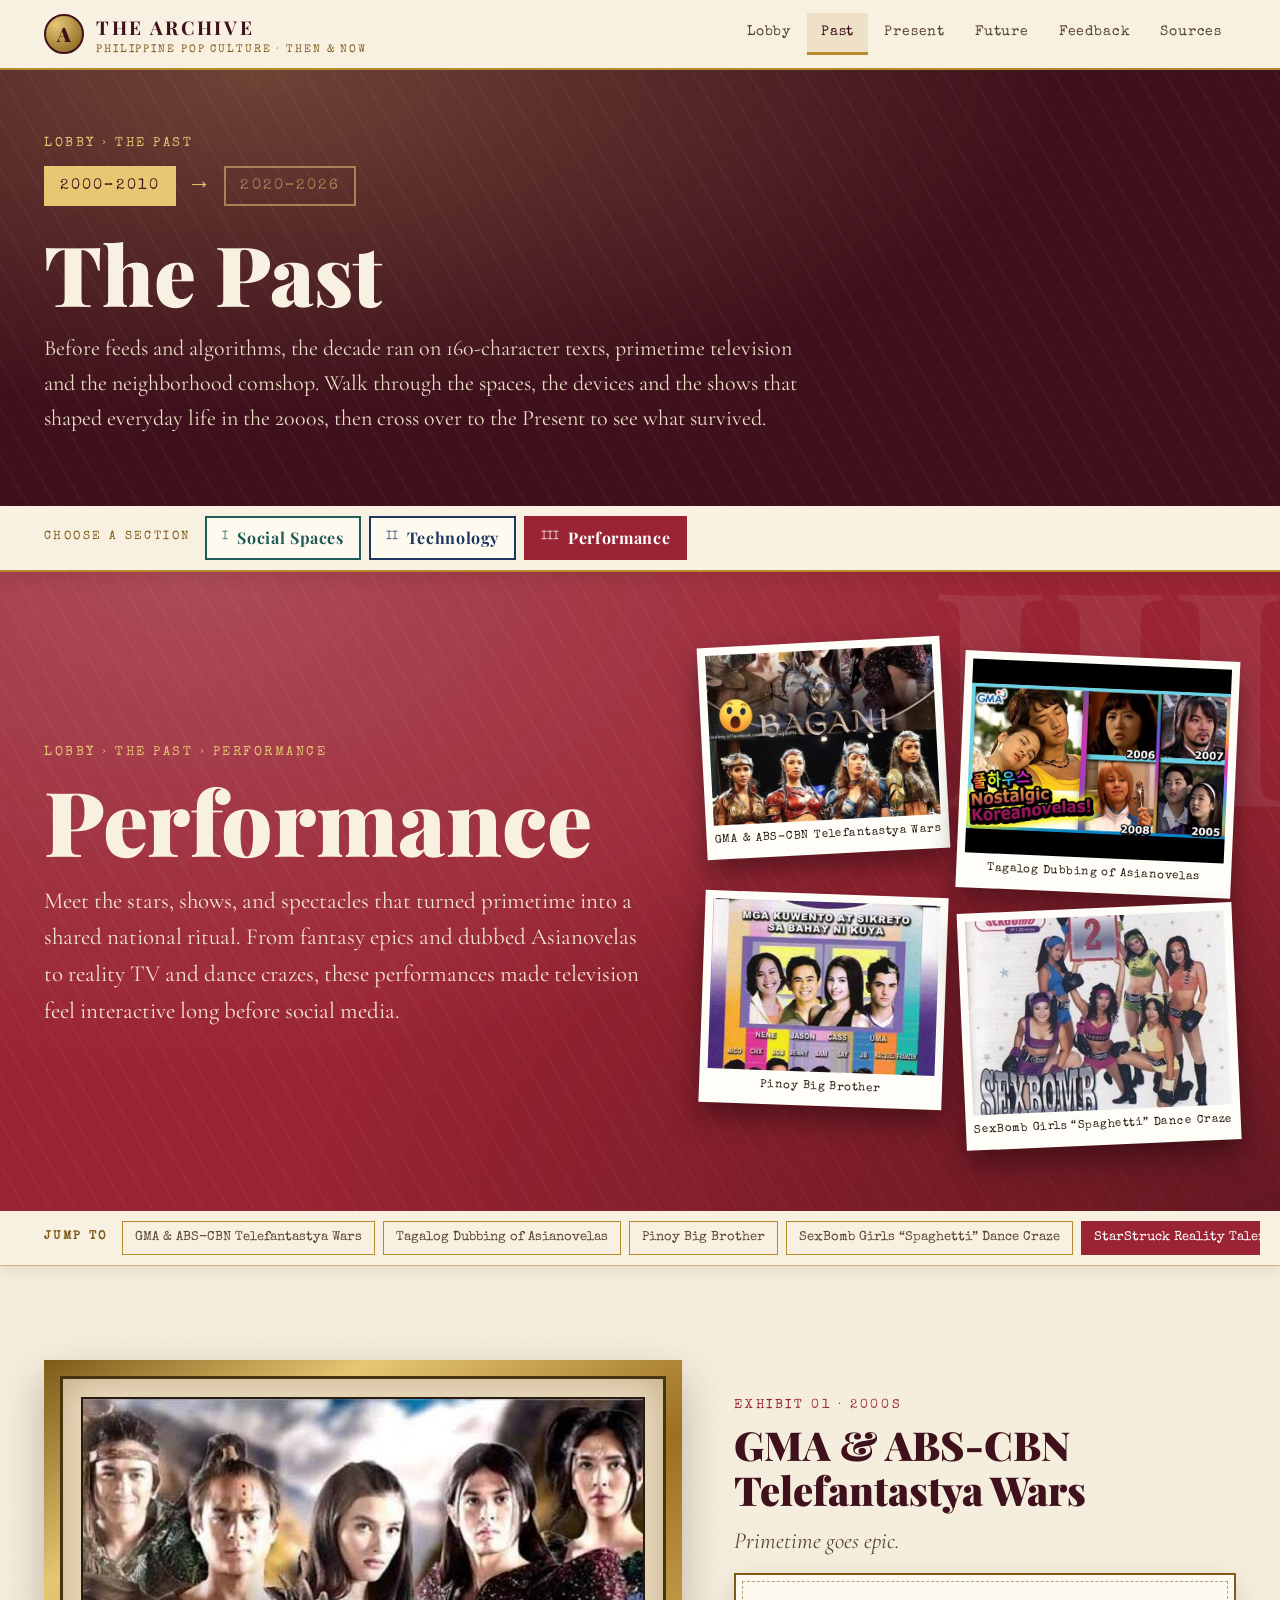
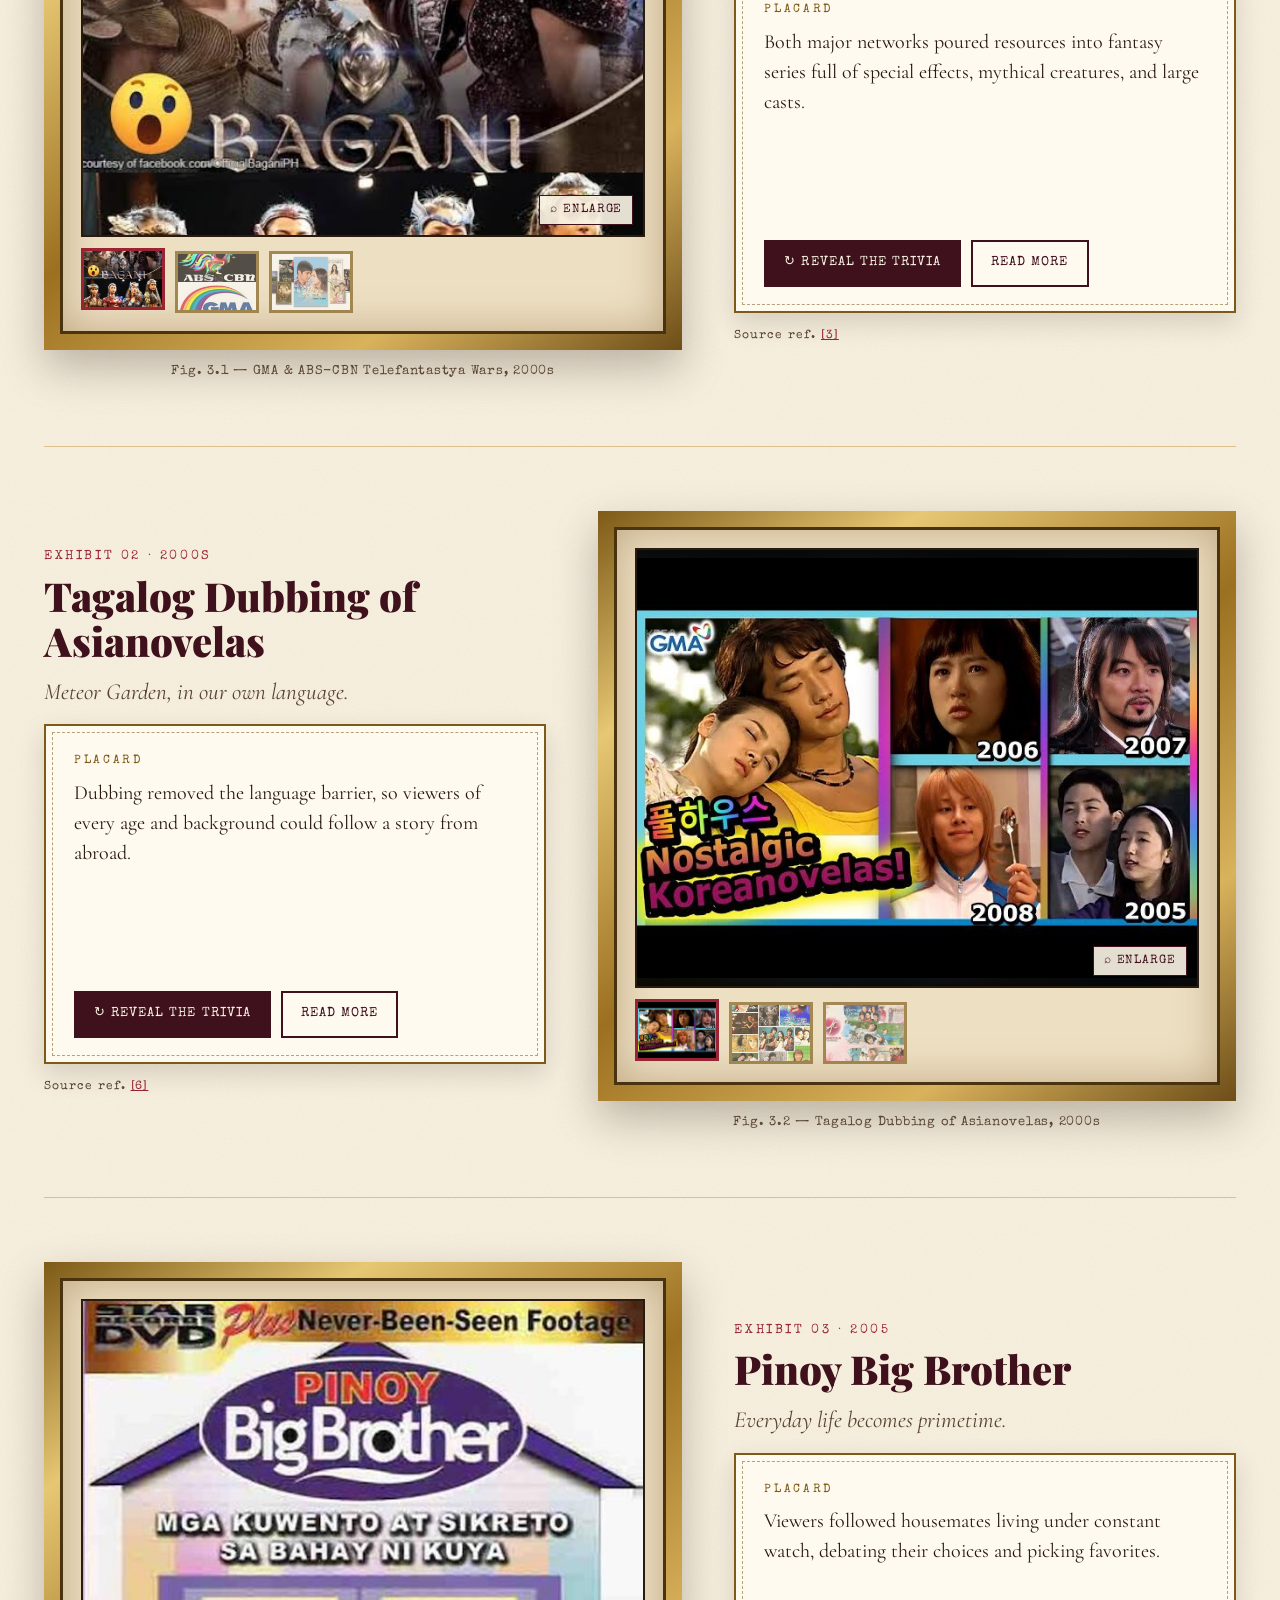
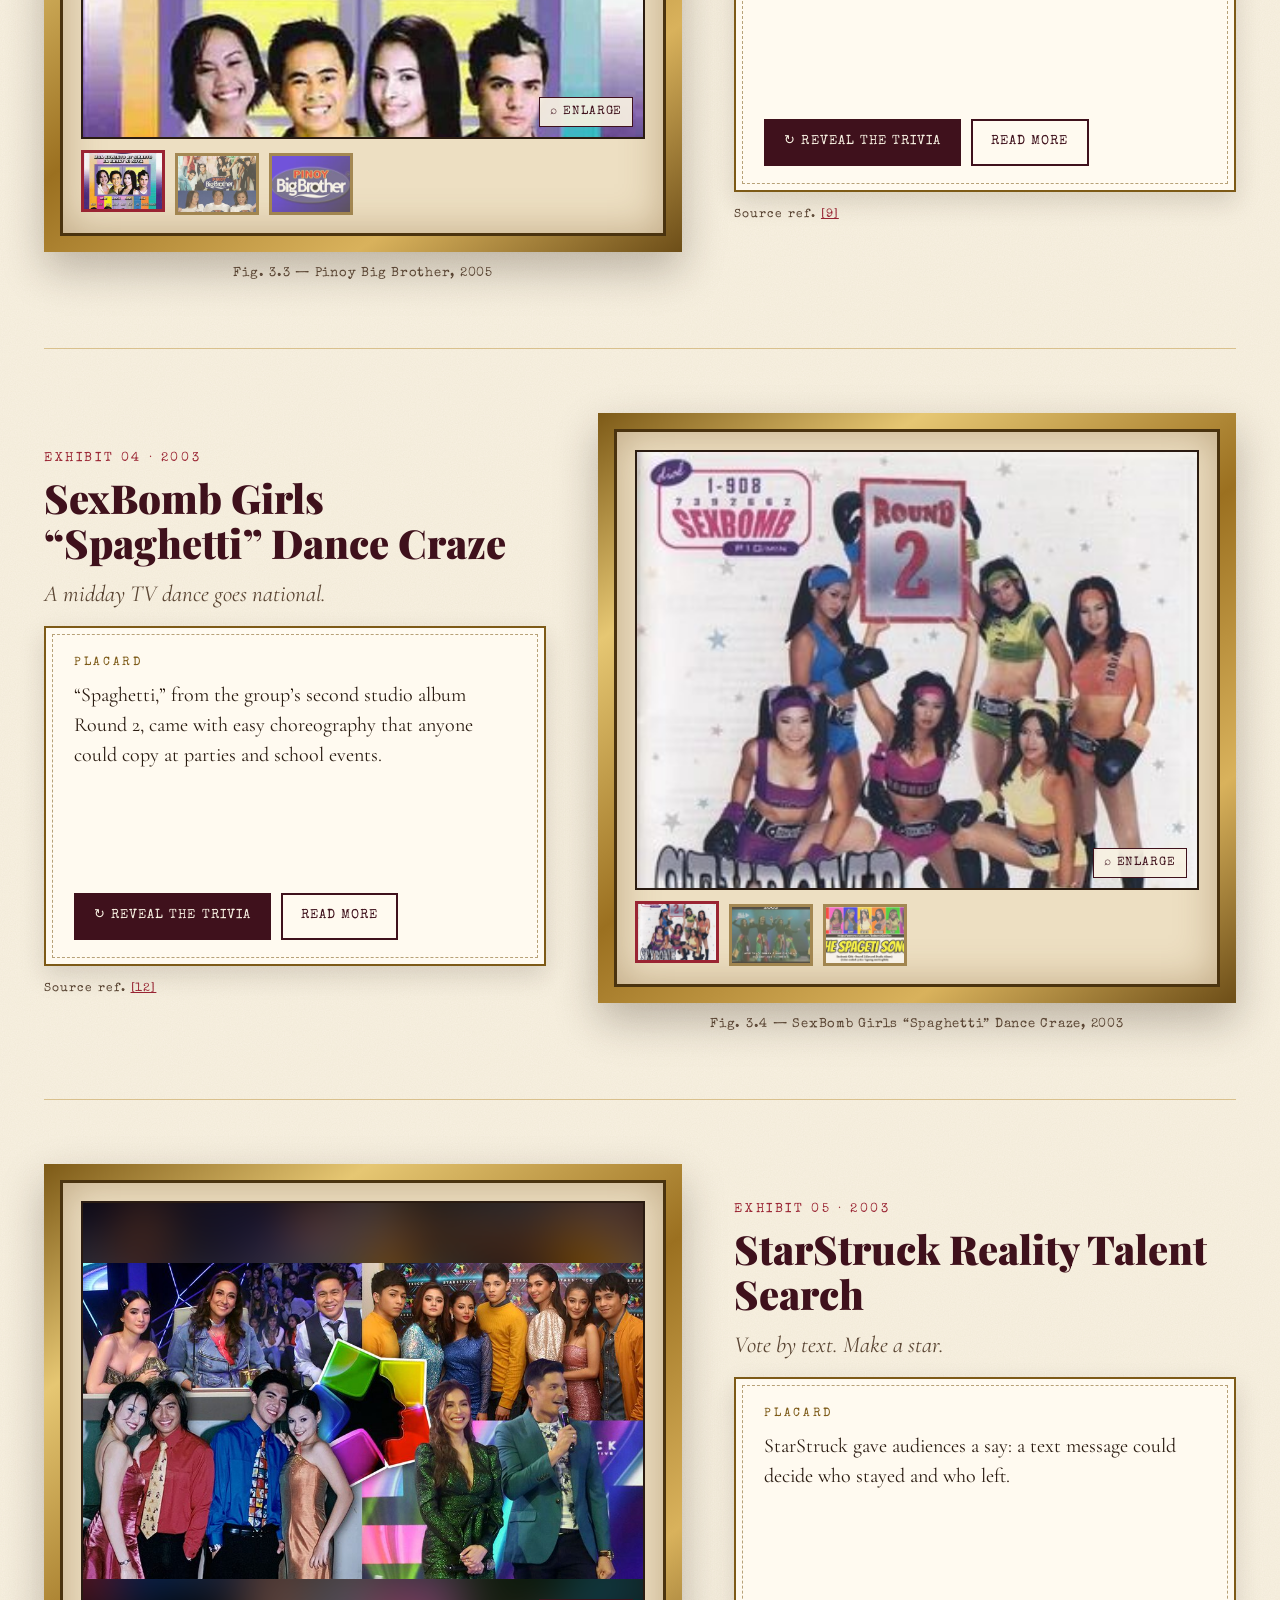
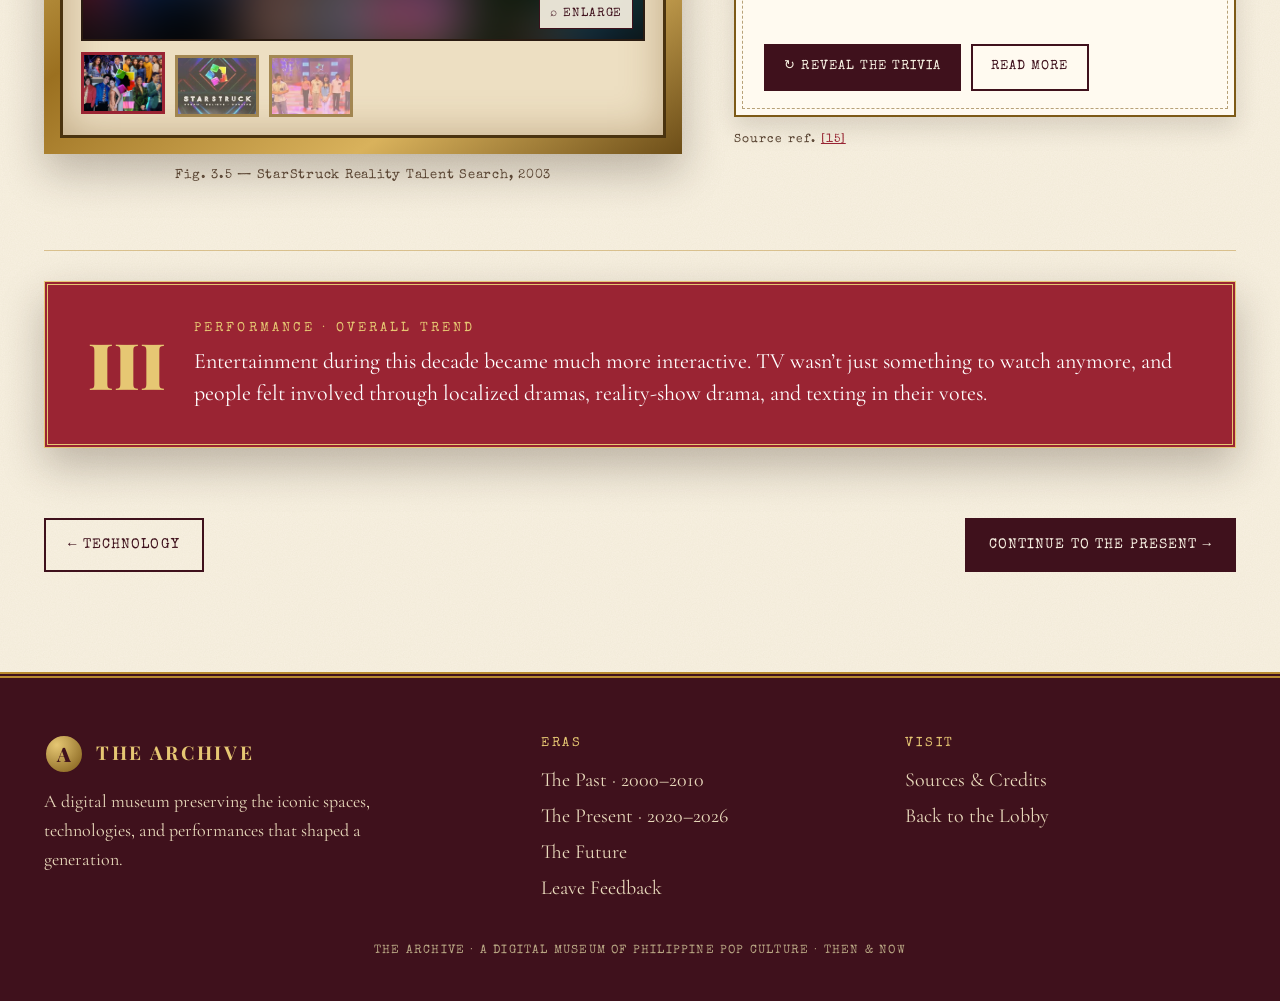
<file: performance.html>
<!DOCTYPE html><html lang="en"><head><meta charset="utf-8"><title>Redirecting…</title><meta http-equiv="refresh" content="0;url=past.html#performance"><script>location.replace("past.html"+(location.hash||"#performance"))</script></head><body><p>Moved to <a href="past.html#performance">past.html#performance</a>.</p></body></html>
</file>
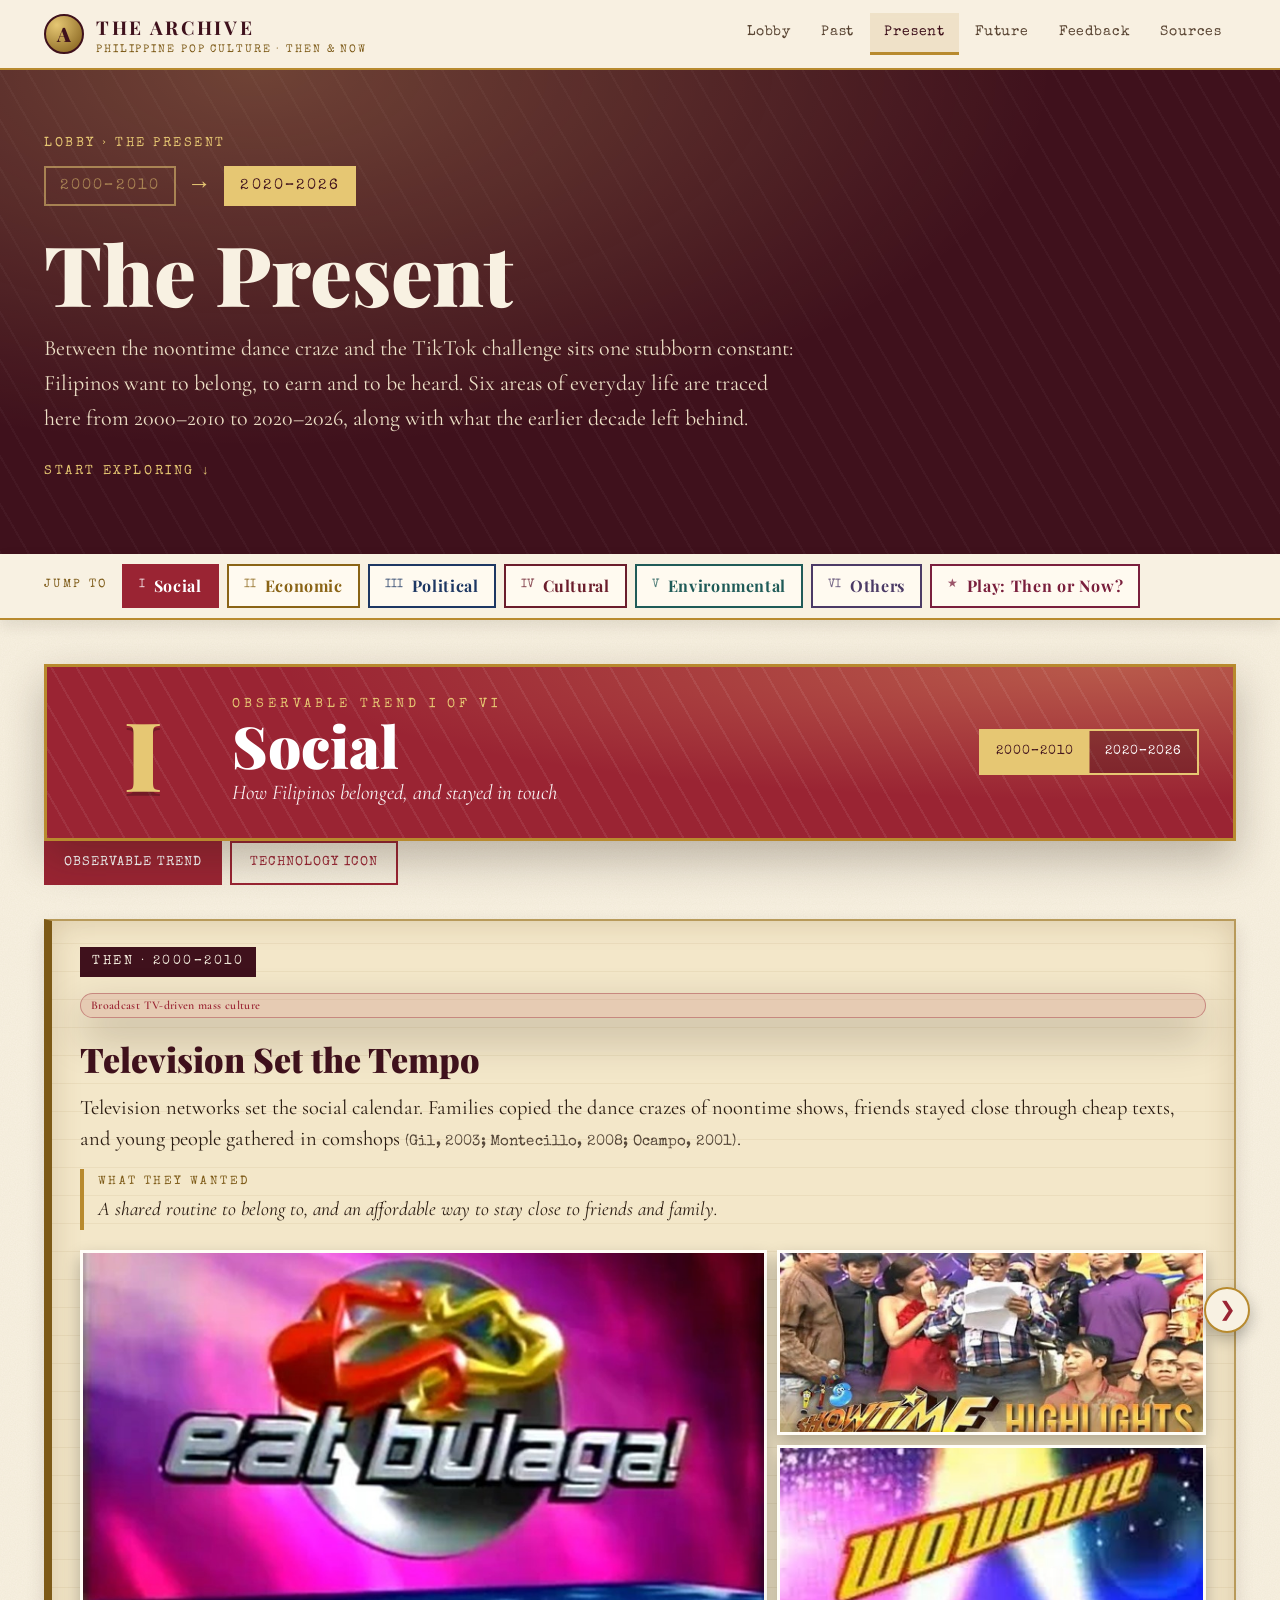
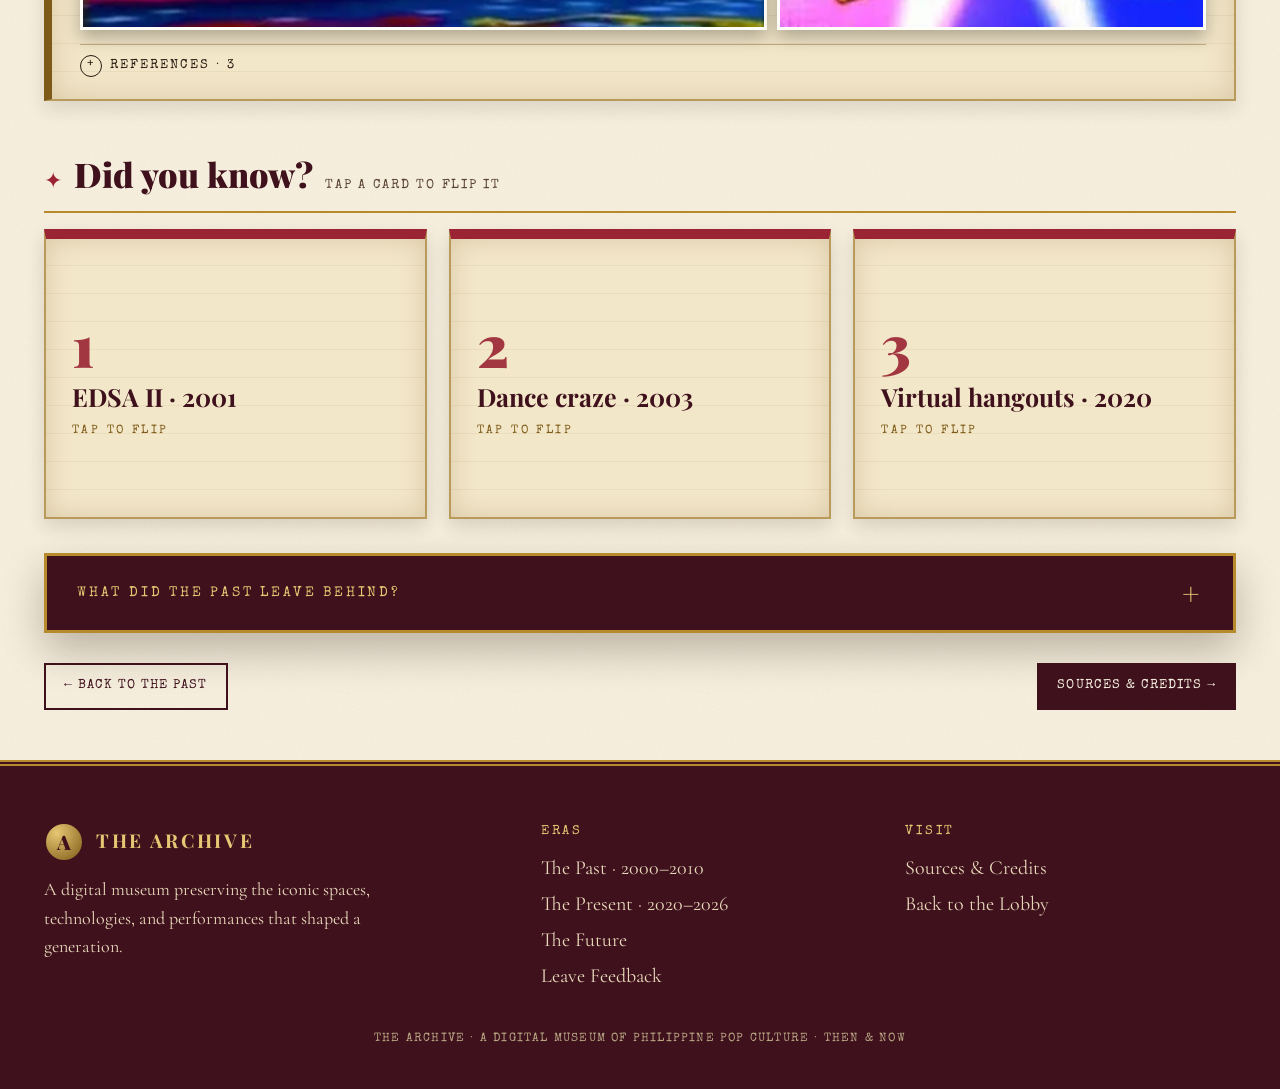
<file: present.html>
<!DOCTYPE html>
<html lang="en">
<head>
<meta charset="utf-8">
<meta name="viewport" content="width=device-width, initial-scale=1">
<title>The Present (2020–2026) — The Archive</title>
<meta name="description" content="Six areas of everyday Filipino life, from social media to disaster alerts, traced from 2000–2010 to 2020–2026.">
<link rel="preconnect" href="https://fonts.googleapis.com">
<link href="https://fonts.googleapis.com/css2?family=Playfair+Display:ital,wght@0,500;0,700;0,900;1,500&family=Cormorant+Garamond:ital,wght@0,400;0,500;0,600;0,700;1,400&family=Special+Elite&display=swap" rel="stylesheet">
<link rel="stylesheet" href="style.css">
<script>document.documentElement.classList.add('js')</script>
</head>
<body class="present" data-page="present" style="--accent:#1f5b58">
<div id="progress"></div>
<header class="site-head"><div class="wrap">
  <a class="brand" href="index.html" aria-label="The Archive, home"><span class="seal">A</span><span><b>The Archive</b><small>Philippine Pop Culture &middot; Then &amp; Now</small></span></a>
  <button class="burger" aria-label="Menu" aria-expanded="false">&#9776;</button>
  <nav class="nav" aria-label="Main"><a data-n="home" href="index.html">Lobby</a><a data-n="past" href="past.html">Past</a><a data-n="present" href="present.html">Present</a><a data-n="future" href="future.html">Future</a><a data-n="feedback" href="feedback.html">Feedback</a><a data-n="sources" href="sources.html">Sources</a></nav>
</div></header>

<section class="era-hero era-present"><div class="wrap">
  <div class="crumbs"><a href="index.html">Lobby</a> &rsaquo; The Present</div>
  <div class="yearflip" aria-label="2000 to 2010, then 2020 to 2026"><span class="y1">2000&ndash;2010</span><i>&rarr;</i><span class="y2">2020&ndash;2026</span></div>
  <h1>The Present</h1>
  <p>Between the noontime dance craze and the TikTok challenge sits one stubborn constant: Filipinos want to belong, to earn and to be heard. Six areas of everyday life are traced here from 2000&ndash;2010 to 2020&ndash;2026, along with what the earlier decade left behind.</p>
  <a class="hero-scroll" href="#social">Start exploring &darr;</a>
</div></section>
<div class="mtabs" aria-label="Categories"><div class="wrap"><b>Jump to</b><button class="mtab on" role="tab" data-p="social" aria-selected="true" style="--cat:#9a2433"><i>I</i><b>Social</b></button><button class="mtab" role="tab" data-p="economic" aria-selected="false" style="--cat:#8a6416"><i>II</i><b>Economic</b></button><button class="mtab" role="tab" data-p="political" aria-selected="false" style="--cat:#1d3763"><i>III</i><b>Political</b></button><button class="mtab" role="tab" data-p="cultural" aria-selected="false" style="--cat:#6b1d2c"><i>IV</i><b>Cultural</b></button><button class="mtab" role="tab" data-p="environmental" aria-selected="false" style="--cat:#1f5b58"><i>V</i><b>Environmental</b></button><button class="mtab" role="tab" data-p="others" aria-selected="false" style="--cat:#4b3a66"><i>VI</i><b>Others</b></button><button class="mtab" role="tab" data-p="play" aria-selected="false" style="--cat:#7a1f3d"><i>&#9733;</i><b>Play: Then or Now?</b></button></div></div>
<main class="wrap">
  <section class="psec wsec" id="social" data-view="then" style="--cat:#9a2433">
  <div class="phead reveal"><div class="pnum">I</div><div class="ptxt"><div class="eyebrow">Observable trend I of VI</div><h2>Social</h2><p>How Filipinos belonged, and stayed in touch</p></div>
    <div class="vtoggle" role="group" aria-label="Choose era"><button data-v="then" class="on">2000&ndash;2010</button><button data-v="now">2020&ndash;2026</button></div></div>
  <div class="subtabs" role="tablist" aria-label="Choose view"><button type="button" class="on" data-sub="trend" role="tab" aria-selected="true">Observable Trend</button><button type="button" data-sub="tech" role="tab" aria-selected="false">Technology Icon</button></div>
  <div class="pcompare stech reveal in"><button type="button" class="parrow prev" data-v="then" aria-label="Show 2000 to 2010">&#10094;</button><button type="button" class="parrow next" data-v="now" aria-label="Show 2020 to 2026">&#10095;</button>
    <article class="pcard then"><div class="era">Iconic Technology &middot; 2000&ndash;2010</div><div class="trend">2000s</div><h3>Unlimited texting and group messages</h3><div class="pgrid"><figure class="slot s1" data-cap="Social, 2000–2010"><img src="p-social-tech-then-1.jpg" alt="Social, 2000–2010: photo 1" loading="lazy"><div class="ph"><i>+</i><b>Add photo</b><small>p-social-tech-then-1.jpg</small></div></figure><figure class="slot s2" data-cap="Social, 2000–2010"><img src="p-social-tech-then-2.jpg" alt="Social, 2000–2010: photo 2" loading="lazy"><div class="ph"><i>+</i><b>Add photo</b><small>p-social-tech-then-2.jpg</small></div></figure><figure class="slot s3" data-cap="Social, 2000–2010"><img src="p-social-tech-then-3.jpg" alt="Social, 2000–2010: photo 3" loading="lazy"><div class="ph"><i>+</i><b>Add photo</b><small>p-social-tech-then-3.jpg</small></div></figure></div></article>
    <div class="pbridge" aria-hidden="true"><span>&rarr;</span></div>
    <article class="pcard now"><div class="era">Iconic Technology &middot; 2020&ndash;2026</div><div class="trend">2020</div><h3>Video-call apps during lockdowns</h3><div class="pgrid"><figure class="slot s1" data-cap="Social, 2020–2026"><img src="p-social-tech-now-1.jpg" alt="Social, 2020–2026: photo 1" loading="lazy"><div class="ph"><i>+</i><b>Add photo</b><small>p-social-tech-now-1.jpg</small></div></figure><figure class="slot s2" data-cap="Social, 2020–2026"><img src="p-social-tech-now-2.jpg" alt="Social, 2020–2026: photo 2" loading="lazy"><div class="ph"><i>+</i><b>Add photo</b><small>p-social-tech-now-2.jpg</small></div></figure><figure class="slot s3" data-cap="Social, 2020–2026"><img src="p-social-tech-now-3.jpg" alt="Social, 2020–2026: photo 3" loading="lazy"><div class="ph"><i>+</i><b>Add photo</b><small>p-social-tech-now-3.jpg</small></div></figure></div></article>
  </div>
  <div class="pcompare strend reveal"><button type="button" class="parrow prev" data-v="then" aria-label="Show 2000 to 2010">&#10094;</button><button type="button" class="parrow next" data-v="now" aria-label="Show 2020 to 2026">&#10095;</button>
    <article class="pcard then"><div class="era">Then &middot; 2000&ndash;2010</div><div class="trend">Broadcast TV-driven mass culture</div><h3>Television Set the Tempo</h3><p class="body">Television networks set the social calendar. Families copied the dance crazes of noontime shows, friends stayed close through cheap texts, and young people gathered in comshops <span class="cite">(Gil, 2003; Montecillo, 2008; Ocampo, 2001)</span>.</p>
      <div class="want"><b>What they wanted</b>A shared routine to belong to, and an affordable way to stay close to friends and family.</div><div class="pgrid"><figure class="slot s1" data-cap="Social, 2000–2010"><img src="p-social-then-1.jpg" alt="Social, 2000–2010: photo 1" loading="lazy"><div class="ph"><i>+</i><b>Add photo</b><small>p-social-then-1.jpg</small></div></figure><figure class="slot s2" data-cap="Social, 2000–2010"><img src="p-social-then-2.jpg" alt="Social, 2000–2010: photo 2" loading="lazy"><div class="ph"><i>+</i><b>Add photo</b><small>p-social-then-2.jpg</small></div></figure><figure class="slot s3" data-cap="Social, 2000–2010"><img src="p-social-then-3.jpg" alt="Social, 2000–2010: photo 3" loading="lazy"><div class="ph"><i>+</i><b>Add photo</b><small>p-social-then-3.jpg</small></div></figure></div><details class="refs"><summary>References &middot; 3</summary><ul><li>Gil, B. A. (2003, July 7). A call to get physical. The Philippine Star. <a href="https://www.philstar.com/entertainment/2003/07/07/212767/call-get-physical" target="_blank" rel="noopener noreferrer">https://www.philstar.com/entertainment/2003/07/07/212767/call-get-physical</a></li><li>Montecillo, P. L. G. (2008, December 17). Unlimited text promo unavailable Dec. 25, Jan. 1. GMA News Online. <a href="https://www.gmanetwork.com/news/money/companies/139764/unlimited-text-promo-unavailable-dec-25-jan-1/story/" target="_blank" rel="noopener noreferrer">https://www.gmanetwork.com/news/money/companies/139764/unlimited-text-promo-unavailable-dec-25-jan-1/story/</a></li><li>Ocampo, J. (2001, July 20). Game time. The Philippine Star. <a href="https://www.philstar.com/business/technology/2001/07/20/84994/game-time" target="_blank" rel="noopener noreferrer">https://www.philstar.com/business/technology/2001/07/20/84994/game-time</a></li></ul></details></article>
    <div class="pbridge" aria-hidden="true"><span>&rarr;</span></div>
    <article class="pcard now"><div class="era">Now &middot; 2020&ndash;2026</div><div class="trend">Decentralized, user-generated content</div><h3>Everyone Became a Broadcaster</h3><p class="body">TikTok and similar platforms took over from television as the engine of trends. Everyday Filipinos now film their own videos and join online movements <span class="cite">(Kemp, 2025; Mariano, 2020)</span>.</p>
      <div class="want"><b>What they want</b>To be seen and heard through content of their own making.</div><div class="same"><b>What stayed the same</b>The wish to belong has not changed. What has changed is who makes the content.</div><div class="pgrid"><figure class="slot s1" data-cap="Social, 2020–2026"><img src="p-social-now-1.jpg" alt="Social, 2020–2026: photo 1" loading="lazy"><div class="ph"><i>+</i><b>Add photo</b><small>p-social-now-1.jpg</small></div></figure><figure class="slot s2" data-cap="Social, 2020–2026"><img src="p-social-now-2.jpg" alt="Social, 2020–2026: photo 2" loading="lazy"><div class="ph"><i>+</i><b>Add photo</b><small>p-social-now-2.jpg</small></div></figure><figure class="slot s3" data-cap="Social, 2020–2026"><img src="p-social-now-3.jpg" alt="Social, 2020–2026: photo 3" loading="lazy"><div class="ph"><i>+</i><b>Add photo</b><small>p-social-now-3.jpg</small></div></figure></div><details class="refs"><summary>References &middot; 2</summary><ul><li>Kemp, S. (2025, February 25). Digital 2025: The Philippines. DataReportal. <a href="https://datareportal.com/reports/digital-2025-philippines" target="_blank" rel="noopener noreferrer">https://datareportal.com/reports/digital-2025-philippines</a></li><li>Mariano, P. (2020, December 25). Year-end list: Five best TikTok trends in the Philippines in 2020. News5. <a href="https://news.tv5.com.ph/features/read/year-end-list-five-best-tiktok-trends-in-the-philippines-in-2020" target="_blank" rel="noopener noreferrer">https://news.tv5.com.ph/features/read/year-end-list-five-best-tiktok-trends-in-the-philippines-in-2020</a></li></ul></details></article>
  </div>
  <div class="trivia strend"><div class="trivia-h"><span>&#10022;</span><h3>Did you know?</h3><em>Tap a card to flip it</em></div><div class="tdeck"><button class="tcard" type="button" aria-pressed="false"><span class="tin"><span class="tf"><i>1</i><b>EDSA II · 2001</b><em>Tap to flip</em></span><span class="tb"><b>Did you know?</b>Millions of Filipinos gathered at the EDSA Shrine on January 16–20, 2001, after impeachment proceedings against President Joseph Estrada were abruptly ended.</span></span></button><button class="tcard" type="button" aria-pressed="false"><span class="tin"><span class="tf"><i>2</i><b>Dance craze · 2003</b><em>Tap to flip</em></span><span class="tb"><b>Did you know?</b>Midday shows like Eat Bulaga! introduced synchronized routines such as the “Spaghetti Song”, and schools, streets and communities across the country copied them.</span></span></button><button class="tcard" type="button" aria-pressed="false"><span class="tin"><span class="tf"><i>3</i><b>Virtual hangouts · 2020</b><em>Tap to flip</em></span><span class="tb"><b>Did you know?</b>Voice channels on Discord, Zoom and Google Meet let friends study, watch movies and play together without leaving home.</span></span></button></div></div>
  <div class="pimpact strend reveal"><button class="pi-btn" aria-expanded="false">What did the past leave behind?</button><div class="pi-body"><div class="pi-inner"><p>Filipinos no longer just watch TV stars; they pick up a smartphone, make their own videos and share them with everyone online <span class="cite">(Mariano, 2020)</span>. Cheap texting in the 2000s had already put the phone at the center of social life <span class="cite">(Montecillo, 2008)</span>, and the lockdowns then pushed school, work and hangouts onto screens <span class="cite">(Malasig, 2020)</span>. The result cuts both ways: anyone can start a trend or a movement, as the community pantries showed <span class="cite">(Philippine Daily Inquirer, 2022)</span>, yet social life now leans heavily on screens.</p></div></div></div>
  <div class="psec-nav"><a class="btn" href="past.html">&larr; Back to the Past</a><a class="btn solid" href="sources.html">Sources &amp; Credits &rarr;</a></div>
</section>
<section class="psec wsec" id="economic" data-view="then" style="--cat:#8a6416">
  <div class="phead reveal"><div class="pnum">II</div><div class="ptxt"><div class="eyebrow">Observable trend II of VI</div><h2>Economic</h2><p>How Filipinos earned, paid and sold</p></div>
    <div class="vtoggle" role="group" aria-label="Choose era"><button data-v="then" class="on">2000&ndash;2010</button><button data-v="now">2020&ndash;2026</button></div></div>
  <div class="subtabs" role="tablist" aria-label="Choose view"><button type="button" class="on" data-sub="trend" role="tab" aria-selected="true">Observable Trend</button><button type="button" data-sub="tech" role="tab" aria-selected="false">Technology Icon</button></div>
  <div class="pcompare stech reveal in"><button type="button" class="parrow prev" data-v="then" aria-label="Show 2000 to 2010">&#10094;</button><button type="button" class="parrow next" data-v="now" aria-label="Show 2020 to 2026">&#10095;</button>
    <article class="pcard then"><div class="era">Iconic Technology &middot; 2000&ndash;2010</div><div class="trend">2000s</div><h3>Bootleg optical discs and CD burners</h3><div class="pgrid"><figure class="slot s1" data-cap="Economic, 2000–2010"><img src="p-economic-tech-then-1.jpg" alt="Economic, 2000–2010: photo 1" loading="lazy"><div class="ph"><i>+</i><b>Add photo</b><small>p-economic-tech-then-1.jpg</small></div></figure><figure class="slot s2" data-cap="Economic, 2000–2010"><img src="p-economic-tech-then-2.jpg" alt="Economic, 2000–2010: photo 2" loading="lazy"><div class="ph"><i>+</i><b>Add photo</b><small>p-economic-tech-then-2.jpg</small></div></figure><figure class="slot s3" data-cap="Economic, 2000–2010"><img src="p-economic-tech-then-3.jpg" alt="Economic, 2000–2010: photo 3" loading="lazy"><div class="ph"><i>+</i><b>Add photo</b><small>p-economic-tech-then-3.jpg</small></div></figure></div></article>
    <div class="pbridge" aria-hidden="true"><span>&rarr;</span></div>
    <article class="pcard now"><div class="era">Iconic Technology &middot; 2020&ndash;2026</div><div class="trend">2021 onward</div><h3>QR Ph and mobile wallets</h3><div class="pgrid"><figure class="slot s1" data-cap="Economic, 2020–2026"><img src="p-economic-tech-now-1.jpg" alt="Economic, 2020–2026: photo 1" loading="lazy"><div class="ph"><i>+</i><b>Add photo</b><small>p-economic-tech-now-1.jpg</small></div></figure><figure class="slot s2" data-cap="Economic, 2020–2026"><img src="p-economic-tech-now-2.jpg" alt="Economic, 2020–2026: photo 2" loading="lazy"><div class="ph"><i>+</i><b>Add photo</b><small>p-economic-tech-now-2.jpg</small></div></figure><figure class="slot s3" data-cap="Economic, 2020–2026"><img src="p-economic-tech-now-3.jpg" alt="Economic, 2020–2026: photo 3" loading="lazy"><div class="ph"><i>+</i><b>Add photo</b><small>p-economic-tech-now-3.jpg</small></div></figure></div></article>
  </div>
  <div class="pcompare strend reveal"><button type="button" class="parrow prev" data-v="then" aria-label="Show 2000 to 2010">&#10094;</button><button type="button" class="parrow next" data-v="now" aria-label="Show 2020 to 2026">&#10095;</button>
    <article class="pcard then"><div class="era">Then &middot; 2000&ndash;2010</div><div class="trend">Physical, cash-based ways to earn</div><h3>Earning in Person, in Cash</h3><p class="body">Families leaned on OFW remittances and new BPO jobs, shopped at bargain hubs, and lined up at game shows for a shot at prizes <span class="cite">(Araneta, 2006; GMA News, 2011; Osorio, 2010)</span>.</p>
      <div class="want"><b>What they wanted</b>Steady income and a fast way out of poverty, even at physical risk.</div><div class="pgrid one"><figure class="slot s1" data-cap="Economic, 2000–2010"><img src="p-economic-then-1.jpg" alt="Economic, 2000–2010: photo 1" loading="lazy"><div class="ph"><i>+</i><b>Add photo</b><small>p-economic-then-1.jpg</small></div></figure></div><details class="refs"><summary>References &middot; 3</summary><ul><li>Araneta, S. (2006, February 5). 'Wowowee' stampede: 73 killed, 359 injured. The Philippine Star. <a href="https://www.philstar.com/headlines/2006/02/05/320086/145wowowee146-stampede-73-killed-359-injured" target="_blank" rel="noopener noreferrer">https://www.philstar.com/headlines/2006/02/05/320086/145wowowee146-stampede-73-killed-359-injured</a></li><li>GMA News. (2011, January 17). OFW remittances soar over $17B as of Nov. <a href="https://gmanetwork.com/news/money/content/210794/ofw-remittances-soar-over-17b-as-of-nov/story" target="_blank" rel="noopener noreferrer">https://gmanetwork.com/news/money/content/210794/ofw-remittances-soar-over-17b-as-of-nov/story</a></li><li>Osorio, M. E. (2010, November 11). Retail trade of pirated goods remains a big problem in Phl. The Philippine Star. <a href="https://www.philstar.com/business/2010/11/11/628514/retail-trade-pirated-goods-remains-big-problem-phl" target="_blank" rel="noopener noreferrer">https://www.philstar.com/business/2010/11/11/628514/retail-trade-pirated-goods-remains-big-problem-phl</a></li></ul></details></article>
    <div class="pbridge" aria-hidden="true"><span>&rarr;</span></div>
    <article class="pcard now"><div class="era">Now &middot; 2020&ndash;2026</div><div class="trend">Digital, platform-based earning and spending</div><h3>Earning and Spending on the Phone</h3><p class="body">Today Filipinos pay by QR code, shop online, and sell or perform on live streams, all while coping with rising prices <span class="cite">(Cacho-Laurejas, 2025; Morales &amp; dela Cruz, 2023; Newsbytes.PH, 2023)</span>.</p>
      <div class="want"><b>What they want</b>Flexible income, and the convenience of doing it all from a phone.</div><div class="same"><b>What stayed the same</b>People still look for income beyond a regular job. They now build it online instead of waiting in line.</div><div class="pgrid one"><figure class="slot s1" data-cap="Economic, 2020–2026"><img src="p-economic-now-1.jpg" alt="Economic, 2020–2026: photo 1" loading="lazy"><div class="ph"><i>+</i><b>Add photo</b><small>p-economic-now-1.jpg</small></div></figure></div><details class="refs"><summary>References &middot; 3</summary><ul><li>Cacho-Laurejas, K. O. (2025, July 7). BSP: Digital payments now over 57% of retail transactions. SunStar. <a href="https://www.sunstar.com.ph/cebu/bsp-digital-payments-now-over-57-of-retail-transactions" target="_blank" rel="noopener noreferrer">https://www.sunstar.com.ph/cebu/bsp-digital-payments-now-over-57-of-retail-transactions</a></li><li>Morales, N. J., &amp; dela Cruz, E. (2023, February 7). Philippine January annual inflation accelerates to 8.7%. Interaksyon. <a href="https://interaksyon.philstar.com/business/2023/02/07/242263/philippine-january-annual-inflation-accelerates-to-8-7/" target="_blank" rel="noopener noreferrer">https://interaksyon.philstar.com/business/2023/02/07/242263/philippine-january-annual-inflation-accelerates-to-8-7/</a></li><li>Newsbytes.PH. (2023, January 17). 47% of Pinoy live sellers conduct sessions daily, study says. <a href="https://newsbytes.ph/2023/01/17/47-of-pinoy-live-sellers-conduct-sessions-daily-study-says/" target="_blank" rel="noopener noreferrer">https://newsbytes.ph/2023/01/17/47-of-pinoy-live-sellers-conduct-sessions-daily-study-says/</a></li></ul></details></article>
  </div>
  <div class="trivia strend"><div class="trivia-h"><span>&#10022;</span><h3>Did you know?</h3><em>Tap a card to flip it</em></div><div class="tdeck"><button class="tcard" type="button" aria-pressed="false"><span class="tin"><span class="tf"><i>1</i><b>Wowowee stampede · 2006</b><em>Tap to flip</em></span><span class="tb"><b>Did you know?</b>On February 4, 2006, more than 30,000 people queued outside the PhilSports Arena for a chance at cash prizes on a TV show. The crowd crush that followed killed more than 70 people.</span></span></button><button class="tcard" type="button" aria-pressed="false"><span class="tin"><span class="tf"><i>2</i><b>Bootleg discs · 2003</b><em>Tap to flip</em></span><span class="tb"><b>Did you know?</b>Burned VCDs and DVDs put blockbusters and albums within reach of lower-income households, feeding an informal cash economy in street markets.</span></span></button><button class="tcard" type="button" aria-pressed="false"><span class="tin"><span class="tf"><i>3</i><b>QR Ph · 2021</b><em>Tap to flip</em></span><span class="tb"><b>Did you know?</b>With standardized QR codes, wallets like GCash and Maya replaced physical bills at stores, street stalls and delivery apps.</span></span></button></div></div>
  <div class="pimpact strend reveal"><button class="pi-btn" aria-expanded="false">What did the past leave behind?</button><div class="pi-body"><div class="pi-inner"><p>Economic life shifted from risky crowds chasing cash prizes <span class="cite">(Araneta, 2006)</span> to live-stream storefronts paid for with mobile wallets <span class="cite">(Cacho-Laurejas, 2025; Newsbytes.PH, 2023)</span>. BPO jobs in the 2000s had already trained Filipinos to earn from screens and foreign clients <span class="cite">(Philippine Daily Inquirer, 2018)</span>. The trade-off: earning and paying are easier and safer, but many sellers now depend on platforms and must go live daily, while inflation squeezes budgets <span class="cite">(Morales &amp; dela Cruz, 2023)</span>.</p></div></div></div>
  <div class="psec-nav"><a class="btn" href="past.html">&larr; Back to the Past</a><a class="btn solid" href="sources.html">Sources &amp; Credits &rarr;</a></div>
</section>
<section class="psec wsec" id="political" data-view="then" style="--cat:#1d3763">
  <div class="phead reveal"><div class="pnum">III</div><div class="ptxt"><div class="eyebrow">Observable trend III of VI</div><h2>Political</h2><p>How Filipinos made themselves heard</p></div>
    <div class="vtoggle" role="group" aria-label="Choose era"><button data-v="then" class="on">2000&ndash;2010</button><button data-v="now">2020&ndash;2026</button></div></div>
  <div class="subtabs" role="tablist" aria-label="Choose view"><button type="button" class="on" data-sub="trend" role="tab" aria-selected="true">Observable Trend</button><button type="button" data-sub="tech" role="tab" aria-selected="false">Technology Icon</button></div>
  <div class="pcompare stech reveal in"><button type="button" class="parrow prev" data-v="then" aria-label="Show 2000 to 2010">&#10094;</button><button type="button" class="parrow next" data-v="now" aria-label="Show 2020 to 2026">&#10095;</button>
    <article class="pcard then"><div class="era">Iconic Technology &middot; 2000&ndash;2010</div><div class="trend">2010</div><h3>First automated elections</h3><div class="pgrid"><figure class="slot s1" data-cap="Political, 2000–2010"><img src="p-political-tech-then-1.jpg" alt="Political, 2000–2010: photo 1" loading="lazy"><div class="ph"><i>+</i><b>Add photo</b><small>p-political-tech-then-1.jpg</small></div></figure><figure class="slot s2" data-cap="Political, 2000–2010"><img src="p-political-tech-then-2.jpg" alt="Political, 2000–2010: photo 2" loading="lazy"><div class="ph"><i>+</i><b>Add photo</b><small>p-political-tech-then-2.jpg</small></div></figure><figure class="slot s3" data-cap="Political, 2000–2010"><img src="p-political-tech-then-3.jpg" alt="Political, 2000–2010: photo 3" loading="lazy"><div class="ph"><i>+</i><b>Add photo</b><small>p-political-tech-then-3.jpg</small></div></figure></div></article>
    <div class="pbridge" aria-hidden="true"><span>&rarr;</span></div>
    <article class="pcard now"><div class="era">Iconic Technology &middot; 2020&ndash;2026</div><div class="trend">2025</div><h3>First online voting for overseas Filipinos</h3><div class="pgrid"><figure class="slot s1" data-cap="Political, 2020–2026"><img src="p-political-tech-now-1.jpg" alt="Political, 2020–2026: photo 1" loading="lazy"><div class="ph"><i>+</i><b>Add photo</b><small>p-political-tech-now-1.jpg</small></div></figure><figure class="slot s2" data-cap="Political, 2020–2026"><img src="p-political-tech-now-2.jpg" alt="Political, 2020–2026: photo 2" loading="lazy"><div class="ph"><i>+</i><b>Add photo</b><small>p-political-tech-now-2.jpg</small></div></figure><figure class="slot s3" data-cap="Political, 2020–2026"><img src="p-political-tech-now-3.jpg" alt="Political, 2020–2026: photo 3" loading="lazy"><div class="ph"><i>+</i><b>Add photo</b><small>p-political-tech-now-3.jpg</small></div></figure></div></article>
  </div>
  <div class="pcompare strend reveal"><button type="button" class="parrow prev" data-v="then" aria-label="Show 2000 to 2010">&#10094;</button><button type="button" class="parrow next" data-v="now" aria-label="Show 2020 to 2026">&#10095;</button>
    <article class="pcard then"><div class="era">Then &middot; 2000&ndash;2010</div><div class="trend">Street rallies and celebrity politics</div><h3>Politics in the Streets</h3><p class="body">Citizens rallied at EDSA and Mendiola, burned effigies at SONA protests, and even turned a scandal into a ringtone <span class="cite">(Adraneda, 2007; Bulatlat, 2008; GMA News, 2007)</span>.</p>
      <div class="want"><b>What they wanted</b>To show anger or loyalty in person, and to hold leaders accountable.</div><div class="pgrid one"><figure class="slot s1" data-cap="Political, 2000–2010"><img src="p-political-then-1.jpg" alt="Political, 2000–2010: photo 1" loading="lazy"><div class="ph"><i>+</i><b>Add photo</b><small>p-political-then-1.jpg</small></div></figure></div><details class="refs"><summary>References &middot; 3</summary><ul><li>Adraneda, K. (2007, September 26). After Garci ringtone comes 'AB-ZTE-FG'. The Philippine Star. <a href="https://www.philstar.com/headlines/2007/09/26/16528/after-garci-ringtone-comes-lsquoab-zte-fgrsquo" target="_blank" rel="noopener noreferrer">https://www.philstar.com/headlines/2007/09/26/16528/after-garci-ringtone-comes-lsquoab-zte-fgrsquo</a></li><li>Bulatlat. (2008, August 2). Street repertory: The role of art in the people's SONA. <a href="https://www.bulatlat.com/2008/08/02/street-repertory-the-role-of-art-in-the-people%e2%80%99s-sona/3/" target="_blank" rel="noopener noreferrer">https://www.bulatlat.com/2008/08/02/street-repertory-the-role-of-art-in-the-people%e2%80%99s-sona/3/</a></li><li>GMA News. (2007, May 1). Erap supporters mark 'Edsa 3'. <a href="https://www.gmanetwork.com/news/topstories/nation/40523/erap-supporters-mark-edsa-3/story" target="_blank" rel="noopener noreferrer">https://www.gmanetwork.com/news/topstories/nation/40523/erap-supporters-mark-edsa-3/story</a></li></ul></details></article>
    <div class="pbridge" aria-hidden="true"><span>&rarr;</span></div>
    <article class="pcard now"><div class="era">Now &middot; 2020&ndash;2026</div><div class="trend">Online feeds and influencer politics</div><h3>Politics in the Feed</h3><p class="body">Filipinos follow political vloggers, argue in comment sections, and still march when outraged <span class="cite">(Flores, 2025; Laqui, 2025)</span>.</p>
      <div class="want"><b>What they want</b>Accountability, and voices they can trust while sorting truth from disinformation.</div><div class="same"><b>What stayed the same</b>The wish to be heard remains. Influencers and algorithms now sit between people and the news.</div><div class="pgrid one"><figure class="slot s1" data-cap="Political, 2020–2026"><img src="p-political-now-1.jpg" alt="Political, 2020–2026: photo 1" loading="lazy"><div class="ph"><i>+</i><b>Add photo</b><small>p-political-now-1.jpg</small></div></figure></div><details class="refs"><summary>References &middot; 2</summary><ul><li>Flores, D. N. (2025, March 21). After Duterte's ICC arrest, more vloggers show up at House disinfo hearing. Philstar.com. <a href="https://www.philstar.com/headlines/2025/03/21/2430053/after-dutertes-icc-arrest-more-vloggers-show-house-disinfo-hearing" target="_blank" rel="noopener noreferrer">https://www.philstar.com/headlines/2025/03/21/2430053/after-dutertes-icc-arrest-more-vloggers-show-house-disinfo-hearing</a></li><li>Laqui, I. (2025, September 21). Filipinos mounting mass protests vs corruption on Martial Law anniv. Philstar.com. <a href="https://www.philstar.com/headlines/2025/09/21/2474408" target="_blank" rel="noopener noreferrer">https://www.philstar.com/headlines/2025/09/21/2474408</a></li></ul></details></article>
  </div>
  <div class="trivia strend"><div class="trivia-h"><span>&#10022;</span><h3>Did you know?</h3><em>Tap a card to flip it</em></div><div class="tdeck"><button class="tcard" type="button" aria-pressed="false"><span class="tin"><span class="tf"><i>1</i><b>First automated vote · 2010</b><em>Tap to flip</em></span><span class="tb"><b>Did you know?</b>The May 10, 2010 elections were the country&#x27;s first fully automated national elections. Optical-mark PCOS machines replaced manual counting.</span></span></button><button class="tcard" type="button" aria-pressed="false"><span class="tin"><span class="tf"><i>2</i><b>“Hello Garci” · 2005</b><em>Tap to flip</em></span><span class="tb"><b>Did you know?</b>The scandal raised direct questions about the integrity of a presidential election and the legitimacy of the state.</span></span></button><button class="tcard" type="button" aria-pressed="false"><span class="tin"><span class="tf"><i>3</i><b>The 2022 feed</b><em>Tap to flip</em></span><span class="tb"><b>Did you know?</b>During the May 2022 elections, viral short-form videos and AI-manipulated media were deployed at scale to reshape historical narratives and sway voters.</span></span></button></div></div>
  <div class="pimpact strend reveal"><button class="pi-btn" aria-expanded="false">What did the past leave behind?</button><div class="pi-body"><div class="pi-inner"><p>Campaigning has moved from street rallies to social media feeds, where votes are now courted <span class="cite">(Flores, 2025)</span>. The 2000s had already shown that pop culture could carry political messages, from ringtones to effigies <span class="cite">(Adraneda, 2007; Bulatlat, 2008)</span>; today vloggers play that role on a far larger scale. It cuts both ways: more Filipinos can join political debates, but fake news travels faster, prompting hearings and arrest orders <span class="cite">(Clapano, 2025)</span>.</p></div></div></div>
  <div class="psec-nav"><a class="btn" href="past.html">&larr; Back to the Past</a><a class="btn solid" href="sources.html">Sources &amp; Credits &rarr;</a></div>
</section>
<section class="psec wsec" id="cultural" data-view="then" style="--cat:#6b1d2c">
  <div class="phead reveal"><div class="pnum">IV</div><div class="ptxt"><div class="eyebrow">Observable trend IV of VI</div><h2>Cultural</h2><p>What Filipinos watched, followed and loved</p></div>
    <div class="vtoggle" role="group" aria-label="Choose era"><button data-v="then" class="on">2000&ndash;2010</button><button data-v="now">2020&ndash;2026</button></div></div>
  <div class="subtabs" role="tablist" aria-label="Choose view"><button type="button" class="on" data-sub="trend" role="tab" aria-selected="true">Observable Trend</button><button type="button" data-sub="tech" role="tab" aria-selected="false">Technology Icon</button></div>
  <div class="pcompare stech reveal in"><button type="button" class="parrow prev" data-v="then" aria-label="Show 2000 to 2010">&#10094;</button><button type="button" class="parrow next" data-v="now" aria-label="Show 2020 to 2026">&#10095;</button>
    <article class="pcard then"><div class="era">Iconic Technology &middot; 2000&ndash;2010</div><div class="trend">2003</div><h3>Tagalog dubbing of Asian dramas</h3><div class="pgrid"><figure class="slot s1" data-cap="Cultural, 2000–2010"><img src="p-cultural-tech-then-1.jpg" alt="Cultural, 2000–2010: photo 1" loading="lazy"><div class="ph"><i>+</i><b>Add photo</b><small>p-cultural-tech-then-1.jpg</small></div></figure><figure class="slot s2" data-cap="Cultural, 2000–2010"><img src="p-cultural-tech-then-2.jpg" alt="Cultural, 2000–2010: photo 2" loading="lazy"><div class="ph"><i>+</i><b>Add photo</b><small>p-cultural-tech-then-2.jpg</small></div></figure><figure class="slot s3" data-cap="Cultural, 2000–2010"><img src="p-cultural-tech-then-3.jpg" alt="Cultural, 2000–2010: photo 3" loading="lazy"><div class="ph"><i>+</i><b>Add photo</b><small>p-cultural-tech-then-3.jpg</small></div></figure></div></article>
    <div class="pbridge" aria-hidden="true"><span>&rarr;</span></div>
    <article class="pcard now"><div class="era">Iconic Technology &middot; 2020&ndash;2026</div><div class="trend">2020 onward</div><h3>Streaming platforms and music feeds</h3><div class="pgrid"><figure class="slot s1" data-cap="Cultural, 2020–2026"><img src="p-cultural-tech-now-1.jpg" alt="Cultural, 2020–2026: photo 1" loading="lazy"><div class="ph"><i>+</i><b>Add photo</b><small>p-cultural-tech-now-1.jpg</small></div></figure><figure class="slot s2" data-cap="Cultural, 2020–2026"><img src="p-cultural-tech-now-2.jpg" alt="Cultural, 2020–2026: photo 2" loading="lazy"><div class="ph"><i>+</i><b>Add photo</b><small>p-cultural-tech-now-2.jpg</small></div></figure><figure class="slot s3" data-cap="Cultural, 2020–2026"><img src="p-cultural-tech-now-3.jpg" alt="Cultural, 2020–2026: photo 3" loading="lazy"><div class="ph"><i>+</i><b>Add photo</b><small>p-cultural-tech-now-3.jpg</small></div></figure></div></article>
  </div>
  <div class="pcompare strend reveal"><button type="button" class="parrow prev" data-v="then" aria-label="Show 2000 to 2010">&#10094;</button><button type="button" class="parrow next" data-v="now" aria-label="Show 2020 to 2026">&#10095;</button>
    <article class="pcard then"><div class="era">Then &middot; 2000&ndash;2010</div><div class="trend">Scheduled TV and imported idols</div><h3>Appointment Viewing, Imported Idols</h3><p class="body">Evenings belonged to telefantasya and dubbed Asianovelas on rival networks, and fans followed foreign idols such as F4 <span class="cite">(Anarcon, 2017, 2018)</span>.</p>
      <div class="want"><b>What they wanted</b>Shared stories, and idols to admire even when they came from abroad.</div><div class="pgrid one"><figure class="slot s1" data-cap="Cultural, 2000–2010"><img src="p-cultural-then-1.jpg" alt="Cultural, 2000–2010: photo 1" loading="lazy"><div class="ph"><i>+</i><b>Add photo</b><small>p-cultural-then-1.jpg</small></div></figure></div><details class="refs"><summary>References &middot; 2</summary><ul><li>Anarcon, J. P. (2017, March 31). Charo Santos-Concio recalls GMA-7 show that almost caused her to resign from ABS-CBN. PEP.ph. <a href="https://www.pep.ph/guide/tv/25855/charo-santos-concio-recalls-gma-7-show-that-almost-caused-her-to-resign-from-abs-cbn" target="_blank" rel="noopener noreferrer">https://www.pep.ph/guide/tv/25855/charo-santos-concio-recalls-gma-7-show-that-almost-caused-her-to-resign-from-abs-cbn</a></li><li>Anarcon, J. P. (2018, August 20). 10 things you might not know about the original Meteor Garden. PEP.ph. <a href="https://www.pep.ph/guide/tv/27044/10-things-you-might-not-know-about-the-original-meteor-garden" target="_blank" rel="noopener noreferrer">https://www.pep.ph/guide/tv/27044/10-things-you-might-not-know-about-the-original-meteor-garden</a></li></ul></details></article>
    <div class="pbridge" aria-hidden="true"><span>&rarr;</span></div>
    <article class="pcard now"><div class="era">Now &middot; 2020&ndash;2026</div><div class="trend">On-demand media and homegrown fandom</div><h3>On Demand and Homegrown</h3><p class="body">Viewers stream what they like, when they like, and fill arenas for local groups such as BINI <span class="cite">(Bote, 2024; Philippine Daily Inquirer, 2025)</span>.</p>
      <div class="want"><b>What they want</b>Idols who represent them, and control over what they watch and when.</div><div class="same"><b>What stayed the same</b>Fans still want idols. Now they want Filipino ones.</div><div class="pgrid one"><figure class="slot s1" data-cap="Cultural, 2020–2026"><img src="p-cultural-now-1.jpg" alt="Cultural, 2020–2026: photo 1" loading="lazy"><div class="ph"><i>+</i><b>Add photo</b><small>p-cultural-now-1.jpg</small></div></figure></div><details class="refs"><summary>References &middot; 2</summary><ul><li>Bote, J. (2024, March 19). BINI is the most streamed P-pop group on Spotify. Daily Tribune. <a href="https://tribune.net.ph/2024/03/19/bini-is-the-most-streamed-p-pop-group-on-spotify" target="_blank" rel="noopener noreferrer">https://tribune.net.ph/2024/03/19/bini-is-the-most-streamed-p-pop-group-on-spotify</a></li><li>Philippine Daily Inquirer. (2025, February 19). Biniverse at Philippine Arena moments that will stay with me forever. <a href="https://lifestyle.inquirer.net/532896/biniverse-philippine-arena/" target="_blank" rel="noopener noreferrer">https://lifestyle.inquirer.net/532896/biniverse-philippine-arena/</a></li></ul></details></article>
  </div>
  <div class="trivia strend"><div class="trivia-h"><span>&#10022;</span><h3>Did you know?</h3><em>Tap a card to flip it</em></div><div class="tdeck"><button class="tcard" type="button" aria-pressed="false"><span class="tin"><span class="tf"><i>1</i><b>Meteor Garden · 2003</b><em>Tap to flip</em></span><span class="tb"><b>Did you know?</b>The Taiwanese drama reached Filipino homes in Tagalog. Networks used audio re-dubbing to localize Taiwanese and Korean series.</span></span></button><button class="tcard" type="button" aria-pressed="false"><span class="tin"><span class="tf"><i>2</i><b>Jejemon and emo · 2000s</b><em>Tap to flip</em></span><span class="tb"><b>Did you know?</b>These youth subcultures showed up in slang, spelling and fashion: identity worn on the keyboard and on the sleeve.</span></span></button><button class="tcard" type="button" aria-pressed="false"><span class="tin"><span class="tf"><i>3</i><b>BINI and P-pop · today</b><em>Tap to flip</em></span><span class="tb"><b>Did you know?</b>P-pop groups fill venues like the Smart Araneta Coliseum while TikTok Live lets fans around the world join virtual fan-meets in real time.</span></span></button></div></div>
  <div class="pimpact strend reveal"><button class="pi-btn" aria-expanded="false">What did the past leave behind?</button><div class="pi-body"><div class="pi-inner"><p>Entertainment moved from waiting for the nightly broadcast to watching on demand and following idols online <span class="cite">(Madarang, 2020)</span>. The Asianovela and F4 craze of the 2000s had trained Filipinos in the habits of idol fandom <span class="cite">(Anarcon, 2018)</span>, and that energy now powers homegrown P-pop <span class="cite">(Bote, 2024)</span>. The payoff is a stronger Filipino identity in pop culture, with fans championing local idols instead of only importing foreign ones.</p></div></div></div>
  <div class="psec-nav"><a class="btn" href="past.html">&larr; Back to the Past</a><a class="btn solid" href="sources.html">Sources &amp; Credits &rarr;</a></div>
</section>
<section class="psec wsec" id="environmental" data-view="then" style="--cat:#1f5b58">
  <div class="phead reveal"><div class="pnum">V</div><div class="ptxt"><div class="eyebrow">Observable trend V of VI</div><h2>Environmental</h2><p>How Filipinos faced storms, floods and heat</p></div>
    <div class="vtoggle" role="group" aria-label="Choose era"><button data-v="then" class="on">2000&ndash;2010</button><button data-v="now">2020&ndash;2026</button></div></div>
  <div class="subtabs" role="tablist" aria-label="Choose view"><button type="button" class="on" data-sub="trend" role="tab" aria-selected="true">Observable Trend</button><button type="button" data-sub="tech" role="tab" aria-selected="false">Technology Icon</button></div>
  <div class="pcompare stech reveal in"><button type="button" class="parrow prev" data-v="then" aria-label="Show 2000 to 2010">&#10094;</button><button type="button" class="parrow next" data-v="now" aria-label="Show 2020 to 2026">&#10095;</button>
    <article class="pcard then"><div class="era">Iconic Technology &middot; 2000&ndash;2010</div><div class="trend">2009</div><h3>Online rescue calls during Ondoy</h3><div class="pgrid one"><figure class="slot s1" data-cap="Flooding near Laguna de Bay after Typhoon Ketsana (Ondoy), 2009. Photo: Lito Platon / IRRI, CC BY, via Wikimedia Commons"><img src="https://commons.wikimedia.org/wiki/Special:FilePath/Typhoon_Ketsana_flood_near_Laguna_de_Bay.jpg?width=900" alt="Flooding near Laguna de Bay after Typhoon Ketsana (Ondoy), 2009. Photo: Lito Platon / IRRI, CC BY, via Wikimedia Commons: photo 1" loading="lazy"><div class="ph"><i>+</i><b>Add photo</b><small>p-environmental-tech-then-1.jpg</small></div></figure></div><p class="credit">Flooding near Laguna de Bay after Typhoon Ketsana (Ondoy), 2009. Photo: Lito Platon / IRRI, CC BY, via Wikimedia Commons</p></article>
    <div class="pbridge" aria-hidden="true"><span>&rarr;</span></div>
    <article class="pcard now"><div class="era">Iconic Technology &middot; 2020&ndash;2026</div><div class="trend">2017 onward</div><h3>Emergency cell broadcast alerts</h3><div class="pgrid"><figure class="slot s1" data-cap="Environmental, 2020–2026"><img src="p-environmental-tech-now-1.jpg" alt="Environmental, 2020–2026: photo 1" loading="lazy"><div class="ph"><i>+</i><b>Add photo</b><small>p-environmental-tech-now-1.jpg</small></div></figure><figure class="slot s2" data-cap="Environmental, 2020–2026"><img src="p-environmental-tech-now-2.jpg" alt="Environmental, 2020–2026: photo 2" loading="lazy"><div class="ph"><i>+</i><b>Add photo</b><small>p-environmental-tech-now-2.jpg</small></div></figure><figure class="slot s3" data-cap="Environmental, 2020–2026"><img src="p-environmental-tech-now-3.jpg" alt="Environmental, 2020–2026: photo 3" loading="lazy"><div class="ph"><i>+</i><b>Add photo</b><small>p-environmental-tech-now-3.jpg</small></div></figure></div></article>
  </div>
  <div class="pcompare strend reveal"><button type="button" class="parrow prev" data-v="then" aria-label="Show 2000 to 2010">&#10094;</button><button type="button" class="parrow next" data-v="now" aria-label="Show 2020 to 2026">&#10095;</button>
    <article class="pcard then"><div class="era">Then &middot; 2000&ndash;2010</div><div class="trend">Waiting for news and helping each other</div><h3>Waiting for News, Helping Each Other</h3><p class="body">After Ondoy, people followed news of the flood, posted rescue requests online and joined benefit concerts <span class="cite">(Godinez, 2009; Palatino, 2009)</span>.</p>
      <div class="want"><b>What they wanted</b>Immediate help and information when official systems were overwhelmed.</div><div class="pgrid one"><figure class="slot s1" data-cap="Aerial view after Typhoon Ketsana (Ondoy), 28 Sept 2009, Manggahan Floodway area. Photo: Chajedidiah, CC BY 3.0, via Wikimedia Commons"><img src="https://commons.wikimedia.org/wiki/Special:FilePath/ManggahanFloodwayOndoy.jpg?width=900" alt="Aerial view after Typhoon Ketsana (Ondoy), 28 Sept 2009, Manggahan Floodway area. Photo: Chajedidiah, CC BY 3.0, via Wikimedia Commons: photo 1" loading="lazy"><div class="ph"><i>+</i><b>Add photo</b><small>p-environmental-then-1.jpg</small></div></figure></div><p class="credit">Aerial view after Typhoon Ketsana (Ondoy), 28 Sept 2009, Manggahan Floodway area. Photo: Chajedidiah, CC BY 3.0, via Wikimedia Commons</p><details class="refs"><summary>References &middot; 2</summary><ul><li>Godinez, B. (2009, October 5). Ogie Alcasid spearheads fundraising concert for calamity victims. PEP.ph. <a href="https://www.pep.ph/news/local/23426/ogie-alcasid-spearheads-fundraising-concert-for-calamity-victims" target="_blank" rel="noopener noreferrer">https://www.pep.ph/news/local/23426/ogie-alcasid-spearheads-fundraising-concert-for-calamity-victims</a></li><li>Palatino, M. (2009, September 27). Philippines: Worst flooding in 40 years. Global Voices. <a href="https://globalvoices.org/2009/09/27/philippines-worst-flooding-in-40-years/" target="_blank" rel="noopener noreferrer">https://globalvoices.org/2009/09/27/philippines-worst-flooding-in-40-years/</a></li></ul></details></article>
    <div class="pbridge" aria-hidden="true"><span>&rarr;</span></div>
    <article class="pcard now"><div class="era">Now &middot; 2020&ndash;2026</div><div class="trend">Instant alerts and organized relief</div><h3>Instant Alerts, Organized Relief</h3><p class="body">Phones now receive emergency alerts automatically, while fans and celebrities run online donation drives <span class="cite">(ABS-CBN News, 2024; Newman, 2018)</span>.</p>
      <div class="want"><b>What they want</b>Fast warnings, and protection from disasters that keep growing stronger.</div><div class="same"><b>What stayed the same</b>People still rely on one another. They now expect faster systems.</div><div class="pgrid one"><figure class="slot s1" data-cap="Environmental, 2020–2026"><img src="p-environmental-now-1.jpg" alt="Environmental, 2020–2026: photo 1" loading="lazy"><div class="ph"><i>+</i><b>Add photo</b><small>p-environmental-now-1.jpg</small></div></figure></div><details class="refs"><summary>References &middot; 2</summary><ul><li>ABS-CBN News. (2024, October 25). ABS-CBN holds star-studded online donation drive for 'Kristine' victims. <a href="https://abs-cbn.com/entertainment/2024/10/25/abs-cbn-holds-star-studded-online-donation-drive-for-kristine-victims-1546" target="_blank" rel="noopener noreferrer">https://abs-cbn.com/entertainment/2024/10/25/abs-cbn-holds-star-studded-online-donation-drive-for-kristine-victims-1546</a></li><li>Newman, M. B. C. (2018, June 19). Telco pitches in on disaster preparedness efforts. Manila Bulletin. <a href="https://www.pressreader.com/philippines/manila-bulletin/20180619/281672550660414" target="_blank" rel="noopener noreferrer">https://www.pressreader.com/philippines/manila-bulletin/20180619/281672550660414</a></li></ul></details></article>
  </div>
  <div class="trivia strend"><div class="trivia-h"><span>&#10022;</span><h3>Did you know?</h3><em>Tap a card to flip it</em></div><div class="tdeck"><button class="tcard" type="button" aria-pressed="false"><span class="tin"><span class="tf"><i>1</i><b>Typhoon Ondoy · 2009</b><em>Tap to flip</em></span><span class="tb"><b>Did you know?</b>On September 26, 2009, Ondoy flooded low-lying neighborhoods such as Provident Village. Afterward, weather agencies upgraded radar and launched early SMS flood warnings.</span></span></button><button class="tcard" type="button" aria-pressed="false"><span class="tin"><span class="tf"><i>2</i><b>Taal eruption · 2020</b><em>Tap to flip</em></span><span class="tb"><b>Did you know?</b>The January 12, 2020 eruption created a 14-kilometer hazardous exclusion zone around Taal Lake.</span></span></button><button class="tcard" type="button" aria-pressed="false"><span class="tin"><span class="tf"><i>3</i><b>Heatwave · 2024</b><em>Tap to flip</em></span><span class="tb"><b>Did you know?</b>In April–May 2024, heat indices above 42°C turned malls and air-conditioned community centers into emergency cooling spaces, and schools suspended classes nationwide.</span></span></button></div></div>
  <div class="pimpact strend reveal"><button class="pi-btn" aria-expanded="false">What did the past leave behind?</button><div class="pi-body"><div class="pi-inner"><p>Emergency safety moved from waiting for news updates to receiving automatic phone warnings, which the law now requires <span class="cite">(Free Mobile Disaster Alerts Act, 2014)</span>. Ondoy showed that ordinary Filipinos could organize rescues online <span class="cite">(Palatino, 2009)</span>, a habit that has grown into today's rapid donation drives <span class="cite">(ABS-CBN News, 2024)</span>. Response is faster, yet hazards like Taal still displace hundreds of thousands <span class="cite">(Associated Press, 2020)</span>.</p></div></div></div>
  <div class="psec-nav"><a class="btn" href="past.html">&larr; Back to the Past</a><a class="btn solid" href="sources.html">Sources &amp; Credits &rarr;</a></div>
</section>
<section class="psec wsec" id="others" data-view="then" style="--cat:#4b3a66">
  <div class="phead reveal"><div class="pnum">VI</div><div class="ptxt"><div class="eyebrow">Observable trend VI of VI</div><h2>Others</h2><p>How Filipinos connected, played and proved who they are</p></div>
    <div class="vtoggle" role="group" aria-label="Choose era"><button data-v="then" class="on">2000&ndash;2010</button><button data-v="now">2020&ndash;2026</button></div></div>
  <div class="subtabs" role="tablist" aria-label="Choose view"><button type="button" class="on" data-sub="trend" role="tab" aria-selected="true">Observable Trend</button><button type="button" data-sub="tech" role="tab" aria-selected="false">Technology Icon</button></div>
  <div class="pcompare stech reveal in"><button type="button" class="parrow prev" data-v="then" aria-label="Show 2000 to 2010">&#10094;</button><button type="button" class="parrow next" data-v="now" aria-label="Show 2020 to 2026">&#10095;</button>
    <article class="pcard then"><div class="era">Iconic Technology &middot; 2000&ndash;2010</div><div class="trend">2008</div><h3>Prepaid USB broadband sticks</h3><div class="pgrid"><figure class="slot s1" data-cap="Others, 2000–2010"><img src="p-others-tech-then-1.jpg" alt="Others, 2000–2010: photo 1" loading="lazy"><div class="ph"><i>+</i><b>Add photo</b><small>p-others-tech-then-1.jpg</small></div></figure><figure class="slot s2" data-cap="Others, 2000–2010"><img src="p-others-tech-then-2.jpg" alt="Others, 2000–2010: photo 2" loading="lazy"><div class="ph"><i>+</i><b>Add photo</b><small>p-others-tech-then-2.jpg</small></div></figure><figure class="slot s3" data-cap="Others, 2000–2010"><img src="p-others-tech-then-3.jpg" alt="Others, 2000–2010: photo 3" loading="lazy"><div class="ph"><i>+</i><b>Add photo</b><small>p-others-tech-then-3.jpg</small></div></figure></div></article>
    <div class="pbridge" aria-hidden="true"><span>&rarr;</span></div>
    <article class="pcard now"><div class="era">Iconic Technology &middot; 2020&ndash;2026</div><div class="trend">2025</div><h3>Gaming on personal devices</h3><div class="pgrid"><figure class="slot s1" data-cap="Others, 2020–2026"><img src="p-others-tech-now-1.jpg" alt="Others, 2020–2026: photo 1" loading="lazy"><div class="ph"><i>+</i><b>Add photo</b><small>p-others-tech-now-1.jpg</small></div></figure><figure class="slot s2" data-cap="Others, 2020–2026"><img src="p-others-tech-now-2.jpg" alt="Others, 2020–2026: photo 2" loading="lazy"><div class="ph"><i>+</i><b>Add photo</b><small>p-others-tech-now-2.jpg</small></div></figure><figure class="slot s3" data-cap="Others, 2020–2026"><img src="p-others-tech-now-3.jpg" alt="Others, 2020–2026: photo 3" loading="lazy"><div class="ph"><i>+</i><b>Add photo</b><small>p-others-tech-now-3.jpg</small></div></figure></div></article>
  </div>
  <div class="pcompare strend reveal"><button type="button" class="parrow prev" data-v="then" aria-label="Show 2000 to 2010">&#10094;</button><button type="button" class="parrow next" data-v="now" aria-label="Show 2020 to 2026">&#10095;</button>
    <article class="pcard then"><div class="era">Then &middot; 2000&ndash;2010</div><div class="trend">Basic phones and text votes</div><h3>Basic Phones, Text Votes</h3><p class="body">People voted for favorite contestants by SMS and went to LAN shops to get online <span class="cite">(Anarcon, 2019; Ocampo, 2001)</span>.</p>
      <div class="want"><b>What they wanted</b>To take part in shows and stay connected with whatever inexpensive technology was available.</div><div class="pgrid one"><figure class="slot s1" data-cap="Others, 2000–2010"><img src="p-others-then-1.jpg" alt="Others, 2000–2010: photo 1" loading="lazy"><div class="ph"><i>+</i><b>Add photo</b><small>p-others-then-1.jpg</small></div></figure></div><details class="refs"><summary>References &middot; 2</summary><ul><li>Anarcon, J. P. (2019, September 14). Anatomy of a reality show: GMA-7's StarStruck. PEP.ph. <a href="https://www.pep.ph/peptionary/145975/starstruck-anatomy-of-a-reality-show-a724-20190914-lfrm7" target="_blank" rel="noopener noreferrer">https://www.pep.ph/peptionary/145975/starstruck-anatomy-of-a-reality-show-a724-20190914-lfrm7</a></li><li>Ocampo, J. (2001, July 20). Game time. The Philippine Star. <a href="https://www.philstar.com/business/technology/2001/07/20/84994/game-time" target="_blank" rel="noopener noreferrer">https://www.philstar.com/business/technology/2001/07/20/84994/game-time</a></li></ul></details></article>
    <div class="pbridge" aria-hidden="true"><span>&rarr;</span></div>
    <article class="pcard now"><div class="era">Now &middot; 2020&ndash;2026</div><div class="trend">Personal devices and digital identity</div><h3>Personal Devices, Digital Identity</h3><p class="body">Nearly everyone now games on a personal device, registers a SIM, and follows esports stars online <span class="cite">(Arasa, 2025; Aurelio et al., 2022; Lukman, 2026)</span>.</p>
      <div class="want"><b>What they want</b>Always-on, personalized digital experiences, with protection from scams.</div><div class="same"><b>What stayed the same</b>The wish to take part is unchanged. People now join as players, streamers and verified users.</div><div class="pgrid one"><figure class="slot s1" data-cap="Others, 2020–2026"><img src="p-others-now-1.jpg" alt="Others, 2020–2026: photo 1" loading="lazy"><div class="ph"><i>+</i><b>Add photo</b><small>p-others-now-1.jpg</small></div></figure></div><details class="refs"><summary>References &middot; 3</summary><ul><li>Arasa, D. (2025, February 6). Digital 2025 report shows the latest global online trends. Inquirer Technology. <a href="https://technology.inquirer.net/140462/digital-2025-report-shows-the-latest-global-online-trends" target="_blank" rel="noopener noreferrer">https://technology.inquirer.net/140462/digital-2025-report-shows-the-latest-global-online-trends</a></li><li>Aurelio, J. M., Subingsubing, K., &amp; Piad, T. J. C. (2022, October 11). SIM card registration law signed amid privacy concerns. Philippine Daily Inquirer. <a href="https://newsinfo.inquirer.net/1678018/sim-card-registration-law-signed-amid-privacy-concerns" target="_blank" rel="noopener noreferrer">https://newsinfo.inquirer.net/1678018/sim-card-registration-law-signed-amid-privacy-concerns</a></li><li>Lukman, J. (2026, January 29). M7 World Championship now the world's most watched mobile esports event of all time. Niko Partners. <a href="https://substack.nikopartners.com/p/m7-world-championship-now-the-worlds" target="_blank" rel="noopener noreferrer">https://substack.nikopartners.com/p/m7-world-championship-now-the-worlds</a></li></ul></details></article>
  </div>
  <div class="trivia strend"><div class="trivia-h"><span>&#10022;</span><h3>Did you know?</h3><em>Tap a card to flip it</em></div><div class="tdeck"><button class="tcard" type="button" aria-pressed="false"><span class="tin"><span class="tf"><i>1</i><b>USB dongles · 2009</b><em>Tap to flip</em></span><span class="tb"><b>Did you know?</b>Prepaid 3G modems like Smart BRO Plug-It and Globe Tattoo let a laptop go online almost anywhere, with no landline or internet café needed.</span></span></button><button class="tcard" type="button" aria-pressed="false"><span class="tin"><span class="tf"><i>2</i><b>Text-vote TV · 2003–2005</b><em>Tap to flip</em></span><span class="tb"><b>Did you know?</b>On StarStruck (2003) and Pinoy Big Brother (2005), viewers texted in their votes to help decide who stayed and who went home.</span></span></button><button class="tcard" type="button" aria-pressed="false"><span class="tin"><span class="tf"><i>3</i><b>SIM registration · 2022</b><em>Tap to flip</em></span><span class="tb"><b>Did you know?</b>Republic Act No. 11934, enacted on October 10, 2022, required mobile users to verify their identities, aiming to curb mobile fraud and cybercrime.</span></span></button></div></div>
  <div class="pimpact strend reveal"><button class="pi-btn" aria-expanded="false">What did the past leave behind?</button><div class="pi-body"><div class="pi-inner"><p>The basic cellphone that once carried simple text messages has grown into a personal device that does almost everything <span class="cite">(Arasa, 2025)</span>. Text-voting shows in the 2000s made audiences active participants <span class="cite">(Anarcon, 2019)</span>, and today Filipino gamers perform for millions of viewers <span class="cite">(Lukman, 2026)</span>. Access is wider and new careers have opened up, but so have new risks such as scams, which led to SIM registration <span class="cite">(Aurelio et al., 2022)</span>.</p></div></div></div>
  <div class="psec-nav"><a class="btn" href="past.html">&larr; Back to the Past</a><a class="btn solid" href="sources.html">Sources &amp; Credits &rarr;</a></div>
</section>
<section class="psec wsec" id="play" style="--cat:#7a1f3d">
  <div class="phead"><div class="pnum">&#9733;</div><div class="ptxt"><div class="eyebrow">Interactive</div><h2>Then or Now?</h2><p>Can you tell which decade each habit belongs to?</p></div></div>
  <div class="quiz" id="quiz">
    <div class="q-intro" id="qIntro"><p>Twelve everyday habits from the exhibits are about to flash up. Decide whether each one belongs to <b>2000&ndash;2010</b> or <b>2020&ndash;2026</b>.</p><button class="btn solid" id="qStart" type="button">Start the game</button></div>
    <div class="q-play" id="qPlay" hidden>
      <div class="q-top"><span id="qCount">Question 1 / 12</span><span class="q-streak" id="qStreak" aria-live="polite"></span></div>
      <div class="q-bar"><i id="qBar"></i></div>
      <div class="q-card" id="qCard"><div class="q-label">Which era?</div><p id="qText"></p></div>
      <div class="q-btns"><button class="qbtn then" data-a="then" type="button"><small>Then</small>2000&ndash;2010</button><button class="qbtn now" data-a="now" type="button"><small>Now</small>2020&ndash;2026</button></div>
      <div class="q-res" id="qRes" hidden aria-live="polite"><b id="qVerdict"></b><p id="qWhy"></p><button class="btn solid" id="qNext" type="button">Next &rarr;</button></div>
    </div>
    <div class="q-end" id="qEnd" hidden><div class="stamp" id="qTitle"></div><div class="q-score"><span id="qScore"></span> / 12</div><p id="qMsg"></p><div class="q-end-btns"><button class="btn solid" id="qAgain" type="button">Play again</button><a class="btn" href="feedback.html">Leave feedback</a></div></div>
  </div>
  <script type="application/json" id="quizdata">[{"q": "Families copied the dance crazes of noontime TV shows.", "a": "then", "c": "social", "w": "Then · Social: television set the social calendar, and families copied the dance crazes of noontime shows (Gil, 2003; Montecillo, 2008; Ocampo, 2001)."}, {"q": "Everyday Filipinos film their own videos and join online movements.", "a": "now", "c": "social", "w": "Now · Social: TikTok and similar platforms took over from television as the engine of trends (Kemp, 2025; Mariano, 2020)."}, {"q": "People lined up at game shows for a shot at cash prizes.", "a": "then", "c": "economic", "w": "Then · Economic: families leaned on remittances and BPO jobs, and lined up at game shows for a shot at prizes (Araneta, 2006; GMA News, 2011; Osorio, 2010)."}, {"q": "Shoppers pay by QR code and sellers perform on live streams.", "a": "now", "c": "economic", "w": "Now · Economic: Filipinos pay by QR code, shop online, and sell or perform on live streams (Cacho-Laurejas, 2025; Morales & dela Cruz, 2023; Newsbytes.PH, 2023)."}, {"q": "Protesters burned effigies at SONA rallies.", "a": "then", "c": "political", "w": "Then · Political: citizens rallied at EDSA and Mendiola and burned effigies at SONA protests (Adraneda, 2007; Bulatlat, 2008; GMA News, 2007)."}, {"q": "Voters follow political vloggers and argue in comment sections.", "a": "now", "c": "political", "w": "Now · Political: Filipinos follow political vloggers, argue in comment sections, and still march when outraged (Flores, 2025; Laqui, 2025)."}, {"q": "Evenings belonged to telefantasya and dubbed Asianovelas.", "a": "then", "c": "cultural", "w": "Then · Cultural: evenings belonged to telefantasya and dubbed Asianovelas on rival networks (Anarcon, 2017, 2018)."}, {"q": "Fans fill arenas for homegrown groups such as BINI.", "a": "now", "c": "cultural", "w": "Now · Cultural: viewers stream what they like and fill arenas for local groups such as BINI (Bote, 2024; Philippine Daily Inquirer, 2025)."}, {"q": "After a flood, people posted rescue requests online and joined benefit concerts.", "a": "then", "c": "environmental", "w": "Then · Environmental: after Ondoy, people followed news of the flood, posted rescue requests online and joined benefit concerts (Godinez, 2009; Palatino, 2009)."}, {"q": "Phones automatically receive emergency alerts.", "a": "now", "c": "environmental", "w": "Now · Environmental: phones now receive emergency alerts automatically, while fans and celebrities run online donation drives (ABS-CBN News, 2024; Newman, 2018)."}, {"q": "Viewers voted for their favorite contestants by SMS.", "a": "then", "c": "others", "w": "Then · Others: people voted for favorite contestants by SMS and went to LAN shops to get online (Anarcon, 2019; Ocampo, 2001)."}, {"q": "People register their SIMs and follow esports stars online.", "a": "now", "c": "others", "w": "Now · Others: nearly everyone games on a personal device, registers a SIM, and follows esports stars online (Arasa, 2025; Aurelio et al., 2022; Lukman, 2026)."}]</script>
  <div class="psec-nav"><a class="btn" href="past.html">&larr; Back to the Past</a><a class="btn solid" href="sources.html">Sources &amp; Credits &rarr;</a></div>
</section>

</main>
<footer class="site-foot"><div class="wrap">
  <div><a class="brand" href="index.html"><span class="seal">A</span><span><b>The Archive</b></span></a>
  <p>A digital museum preserving the iconic spaces, technologies, and performances that shaped a generation.</p></div>
  <div><h4>Eras</h4><ul><li><a href="past.html">The Past &middot; 2000&ndash;2010</a></li><li><a href="present.html">The Present &middot; 2020&ndash;2026</a></li><li><a href="future.html">The Future</a></li><li><a href="feedback.html">Leave Feedback</a></li></ul></div>
  <div><h4>Visit</h4><ul><li><a href="sources.html">Sources &amp; Credits</a></li><li><a href="index.html">Back to the Lobby</a></li></ul></div>
</div>
<div class="copy">THE ARCHIVE &middot; A DIGITAL MUSEUM OF PHILIPPINE POP CULTURE &middot; THEN &amp; NOW</div></footer>
<button class="totop" id="totop" aria-label="Back to top">&uarr;</button>
<div class="overlay" id="overlay" role="dialog" aria-modal="true"><div class="modal" id="modal"></div></div>

<script src="app.js"></script>
<script src="tabs.js"></script>
<script src="present.js"></script>
</body>
</html>
</file>
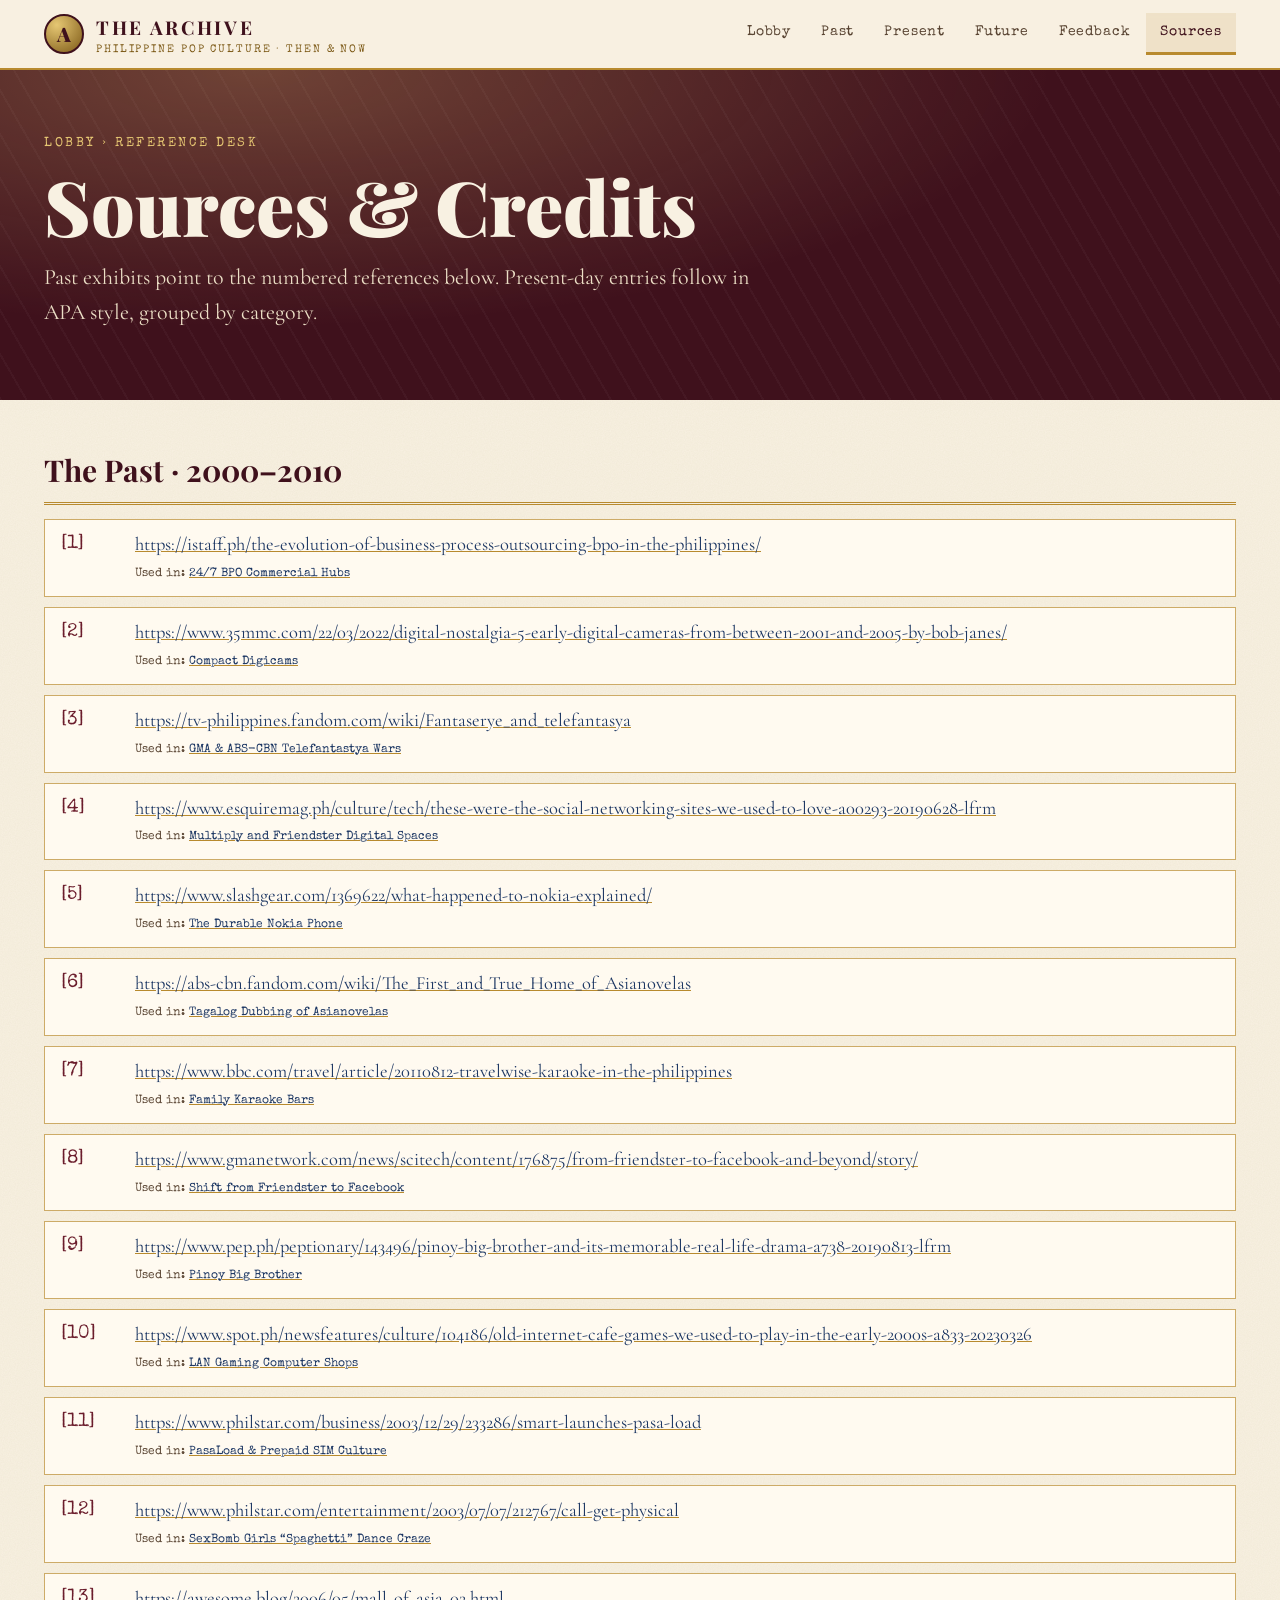
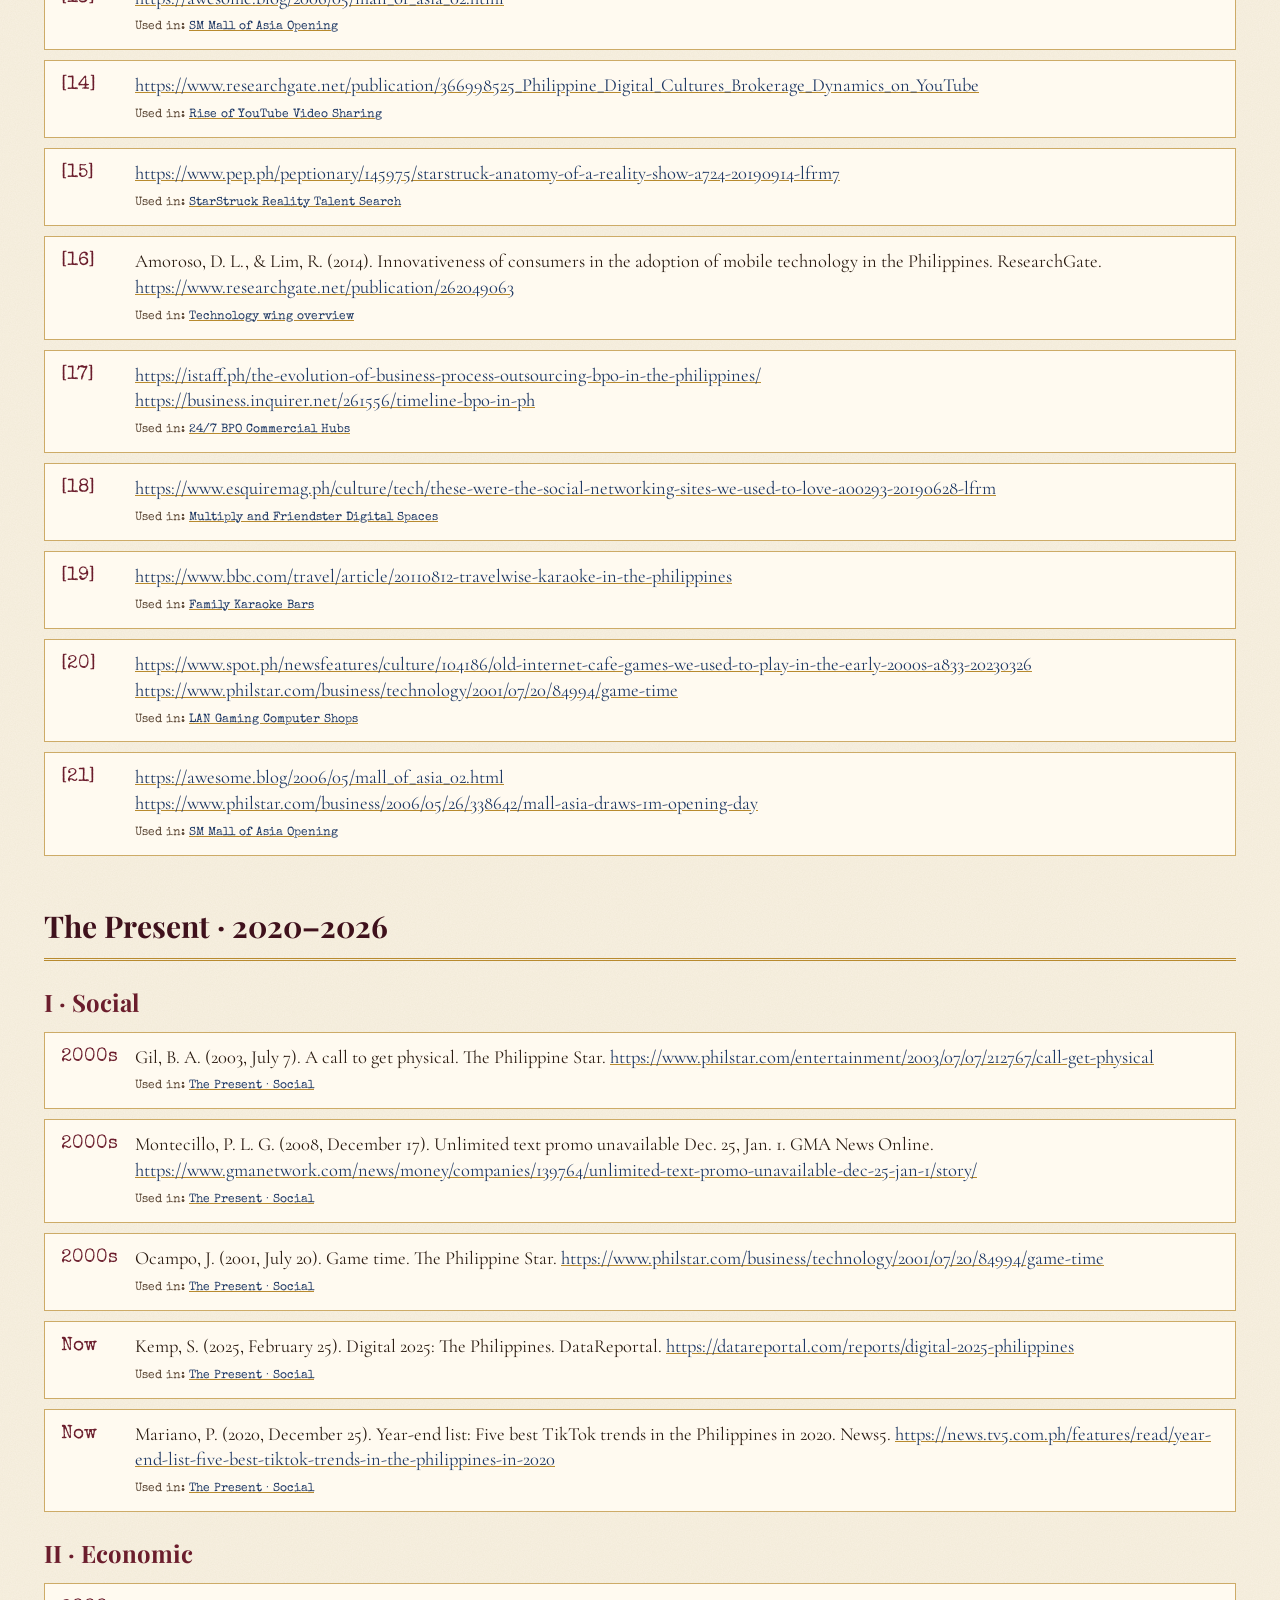
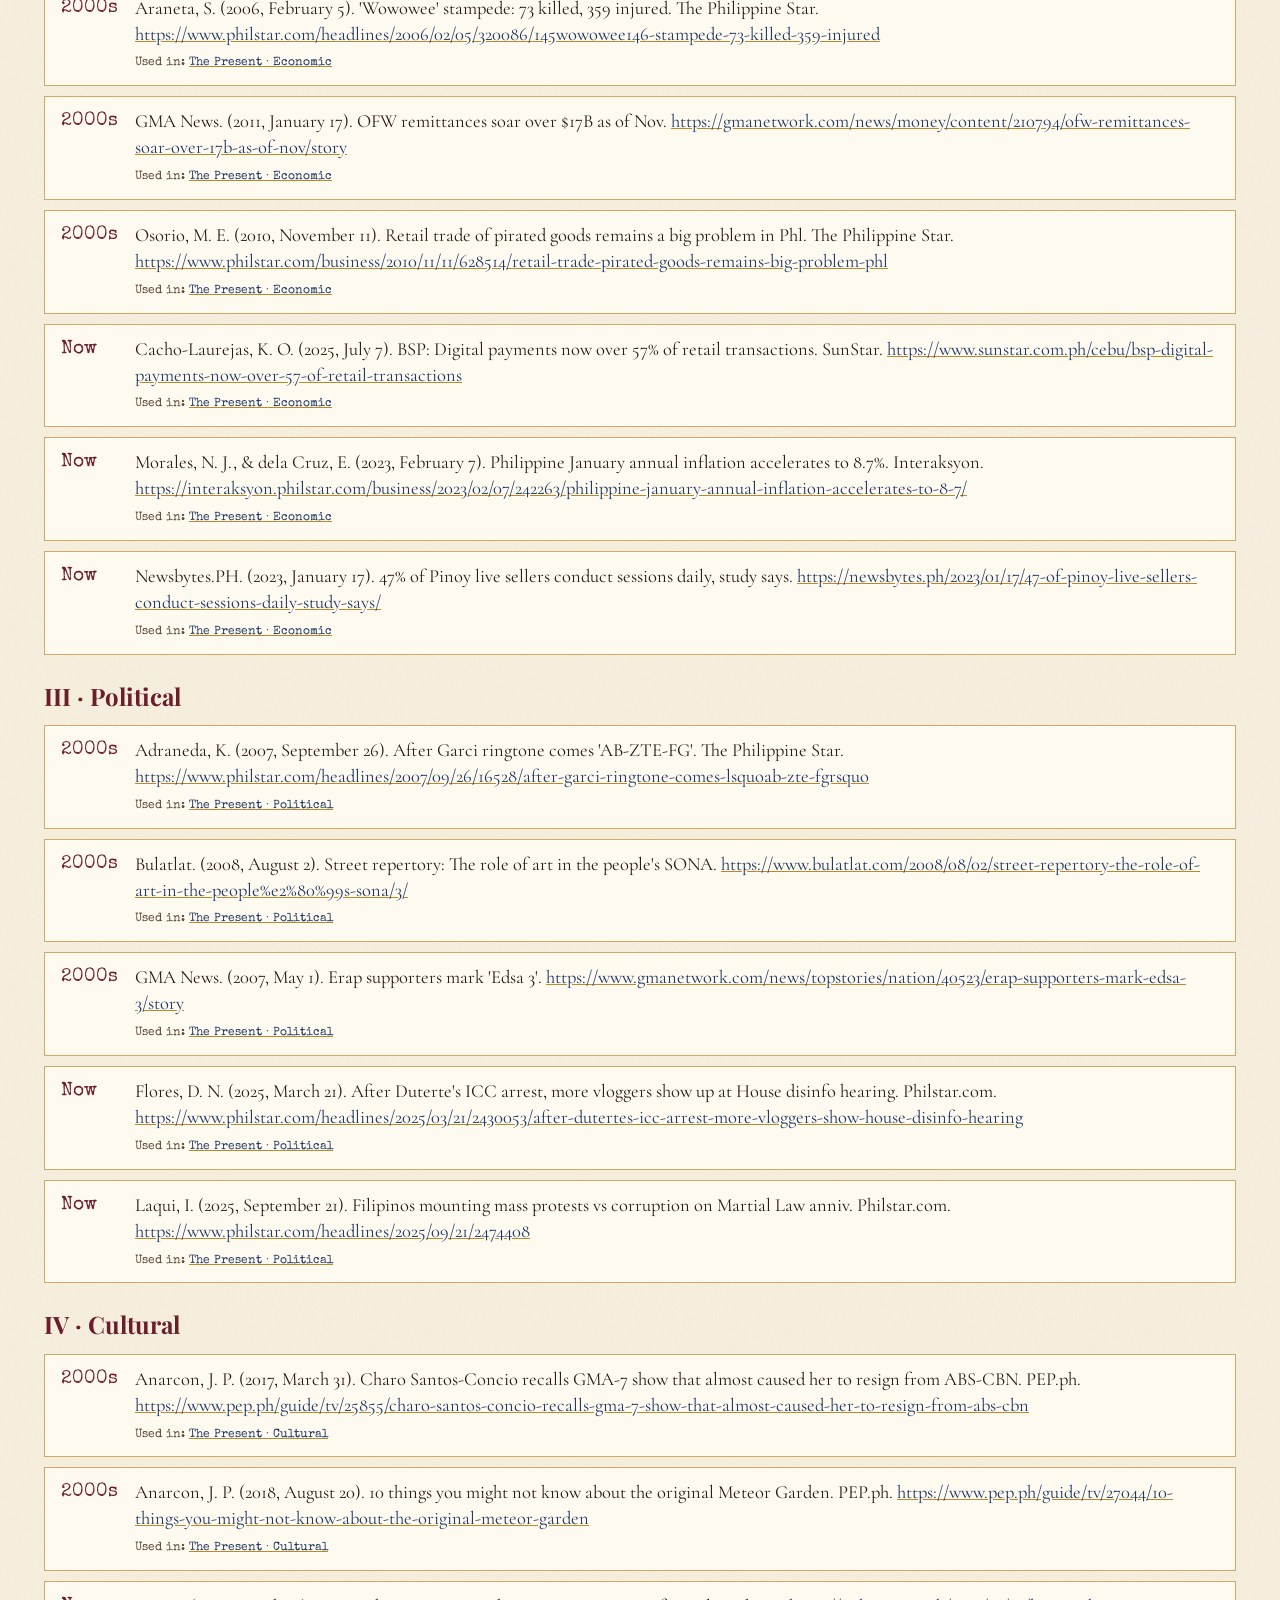
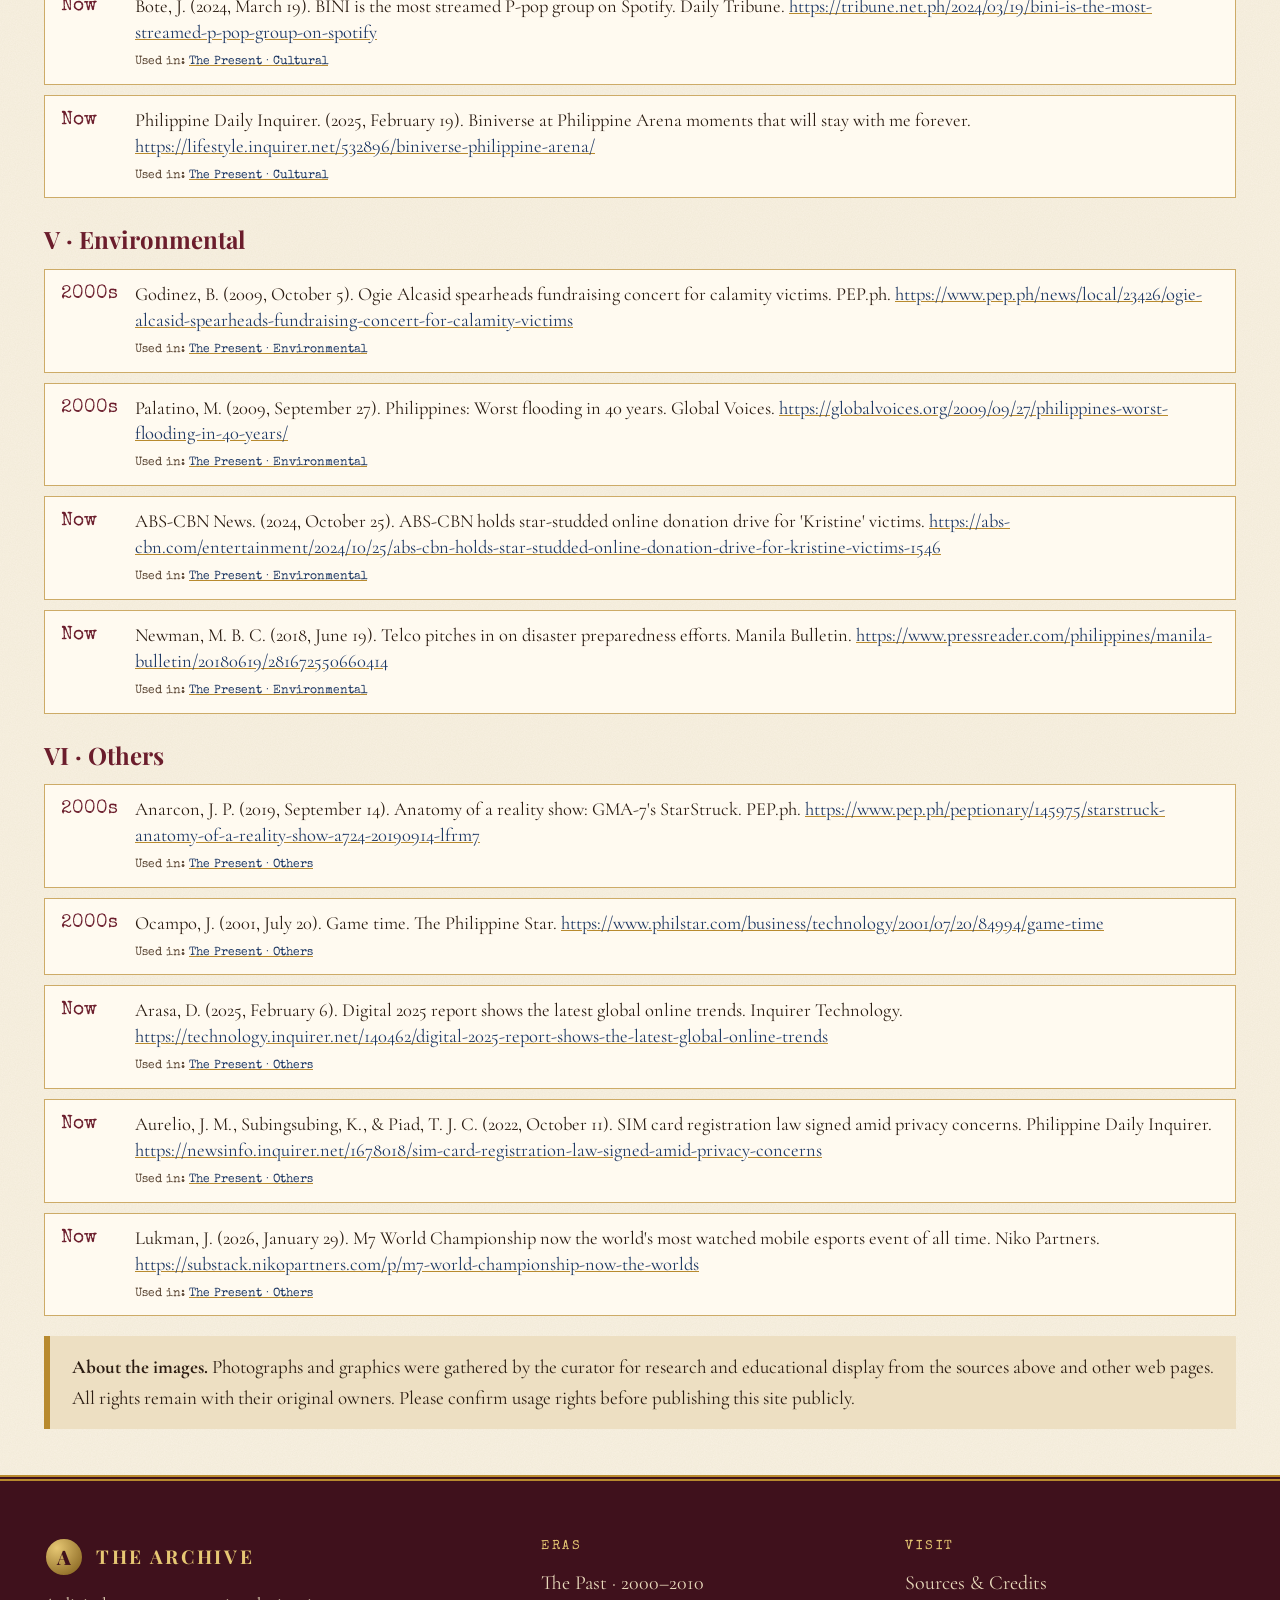
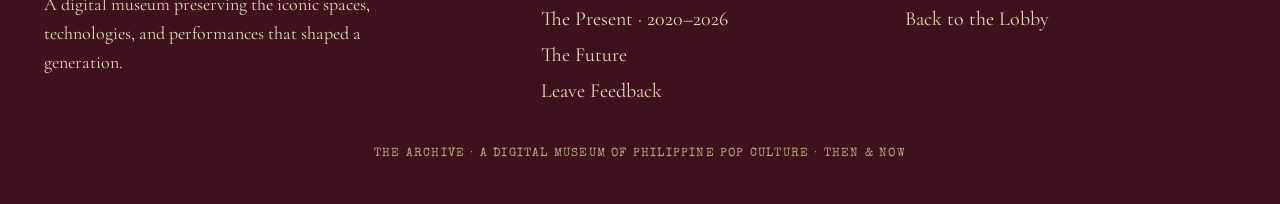
<file: sources.html>
<!DOCTYPE html>
<html lang="en">
<head>
<meta charset="utf-8">
<meta name="viewport" content="width=device-width, initial-scale=1">
<title>Sources &amp; Credits — The Archive</title>
<meta name="description" content="References used for the exhibits.">
<link rel="preconnect" href="https://fonts.googleapis.com">
<link href="https://fonts.googleapis.com/css2?family=Playfair+Display:ital,wght@0,500;0,700;0,900;1,500&family=Cormorant+Garamond:ital,wght@0,400;0,500;0,600;0,700;1,400&family=Special+Elite&display=swap" rel="stylesheet">
<link rel="stylesheet" href="style.css">
<script>document.documentElement.classList.add('js')</script>
</head>
<body data-page="sources" style="--accent:#6b1d2c">
<div id="progress"></div>
<header class="site-head"><div class="wrap">
  <a class="brand" href="index.html" aria-label="The Archive, home"><span class="seal">A</span><span><b>The Archive</b><small>Philippine Pop Culture &middot; Then &amp; Now</small></span></a>
  <button class="burger" aria-label="Menu" aria-expanded="false">&#9776;</button>
  <nav class="nav" aria-label="Main"><a data-n="home" href="index.html">Lobby</a><a data-n="past" href="past.html">Past</a><a data-n="present" href="present.html">Present</a><a data-n="future" href="future.html">Future</a><a data-n="feedback" href="feedback.html">Feedback</a><a data-n="sources" href="sources.html">Sources</a></nav>
</div></header>

<section class="page-hero"><div class="wrap">
  <div class="crumbs"><a href="index.html">Lobby</a> &rsaquo; Reference Desk</div>
  <h1>Sources &amp; Credits</h1>
  <p>Past exhibits point to the numbered references below. Present-day entries follow in APA style, grouped by category.</p>
</div></section>
<main class="wrap"><div class="src-group"><h2>The Past &middot; 2000&ndash;2010</h2><ul class="src-list">
<li id="ref-1"><span class="no">[1]</span><span><a href="https://istaff.ph/the-evolution-of-business-process-outsourcing-bpo-in-the-philippines/" target="_blank" rel="noopener noreferrer">https://istaff.ph/the-evolution-of-business-process-outsourcing-bpo-in-the-philippines/</a><br><small style="font-family:var(--type);font-size:12px;color:var(--ink2)">Used in: <a href="past.html#bpo">24/7 BPO Commercial Hubs</a></small></span></li>
<li id="ref-2"><span class="no">[2]</span><span><a href="https://www.35mmc.com/22/03/2022/digital-nostalgia-5-early-digital-cameras-from-between-2001-and-2005-by-bob-janes/" target="_blank" rel="noopener noreferrer">https://www.35mmc.com/22/03/2022/digital-nostalgia-5-early-digital-cameras-from-between-2001-and-2005-by-bob-janes/</a><br><small style="font-family:var(--type);font-size:12px;color:var(--ink2)">Used in: <a href="past.html#digicam">Compact Digicams</a></small></span></li>
<li id="ref-3"><span class="no">[3]</span><span><a href="https://tv-philippines.fandom.com/wiki/Fantaserye_and_telefantasya" target="_blank" rel="noopener noreferrer">https://tv-philippines.fandom.com/wiki/Fantaserye_and_telefantasya</a><br><small style="font-family:var(--type);font-size:12px;color:var(--ink2)">Used in: <a href="past.html#fantasya">GMA &amp; ABS-CBN Telefantastya Wars</a></small></span></li>
<li id="ref-4"><span class="no">[4]</span><span><a href="https://www.esquiremag.ph/culture/tech/these-were-the-social-networking-sites-we-used-to-love-a00293-20190628-lfrm" target="_blank" rel="noopener noreferrer">https://www.esquiremag.ph/culture/tech/these-were-the-social-networking-sites-we-used-to-love-a00293-20190628-lfrm</a><br><small style="font-family:var(--type);font-size:12px;color:var(--ink2)">Used in: <a href="past.html#mfs">Multiply and Friendster Digital Spaces</a></small></span></li>
<li id="ref-5"><span class="no">[5]</span><span><a href="https://www.slashgear.com/1369622/what-happened-to-nokia-explained/" target="_blank" rel="noopener noreferrer">https://www.slashgear.com/1369622/what-happened-to-nokia-explained/</a><br><small style="font-family:var(--type);font-size:12px;color:var(--ink2)">Used in: <a href="past.html#nokia">The Durable Nokia Phone</a></small></span></li>
<li id="ref-6"><span class="no">[6]</span><span><a href="https://abs-cbn.fandom.com/wiki/The_First_and_True_Home_of_Asianovelas" target="_blank" rel="noopener noreferrer">https://abs-cbn.fandom.com/wiki/The_First_and_True_Home_of_Asianovelas</a><br><small style="font-family:var(--type);font-size:12px;color:var(--ink2)">Used in: <a href="past.html#asiano">Tagalog Dubbing of Asianovelas</a></small></span></li>
<li id="ref-7"><span class="no">[7]</span><span><a href="https://www.bbc.com/travel/article/20110812-travelwise-karaoke-in-the-philippines" target="_blank" rel="noopener noreferrer">https://www.bbc.com/travel/article/20110812-travelwise-karaoke-in-the-philippines</a><br><small style="font-family:var(--type);font-size:12px;color:var(--ink2)">Used in: <a href="past.html#ktv">Family Karaoke Bars</a></small></span></li>
<li id="ref-8"><span class="no">[8]</span><span><a href="https://www.gmanetwork.com/news/scitech/content/176875/from-friendster-to-facebook-and-beyond/story/" target="_blank" rel="noopener noreferrer">https://www.gmanetwork.com/news/scitech/content/176875/from-friendster-to-facebook-and-beyond/story/</a><br><small style="font-family:var(--type);font-size:12px;color:var(--ink2)">Used in: <a href="past.html#fb">Shift from Friendster to Facebook</a></small></span></li>
<li id="ref-9"><span class="no">[9]</span><span><a href="https://www.pep.ph/peptionary/143496/pinoy-big-brother-and-its-memorable-real-life-drama-a738-20190813-lfrm" target="_blank" rel="noopener noreferrer">https://www.pep.ph/peptionary/143496/pinoy-big-brother-and-its-memorable-real-life-drama-a738-20190813-lfrm</a><br><small style="font-family:var(--type);font-size:12px;color:var(--ink2)">Used in: <a href="past.html#pbb">Pinoy Big Brother</a></small></span></li>
<li id="ref-10"><span class="no">[10]</span><span><a href="https://www.spot.ph/newsfeatures/culture/104186/old-internet-cafe-games-we-used-to-play-in-the-early-2000s-a833-20230326" target="_blank" rel="noopener noreferrer">https://www.spot.ph/newsfeatures/culture/104186/old-internet-cafe-games-we-used-to-play-in-the-early-2000s-a833-20230326</a><br><small style="font-family:var(--type);font-size:12px;color:var(--ink2)">Used in: <a href="past.html#lan">LAN Gaming Computer Shops</a></small></span></li>
<li id="ref-11"><span class="no">[11]</span><span><a href="https://www.philstar.com/business/2003/12/29/233286/smart-launches-pasa-load" target="_blank" rel="noopener noreferrer">https://www.philstar.com/business/2003/12/29/233286/smart-launches-pasa-load</a><br><small style="font-family:var(--type);font-size:12px;color:var(--ink2)">Used in: <a href="past.html#pasaload">PasaLoad &amp; Prepaid SIM Culture</a></small></span></li>
<li id="ref-12"><span class="no">[12]</span><span><a href="https://www.philstar.com/entertainment/2003/07/07/212767/call-get-physical" target="_blank" rel="noopener noreferrer">https://www.philstar.com/entertainment/2003/07/07/212767/call-get-physical</a><br><small style="font-family:var(--type);font-size:12px;color:var(--ink2)">Used in: <a href="past.html#sexbomb">SexBomb Girls “Spaghetti” Dance Craze</a></small></span></li>
<li id="ref-13"><span class="no">[13]</span><span><a href="https://awesome.blog/2006/05/mall_of_asia_02.html" target="_blank" rel="noopener noreferrer">https://awesome.blog/2006/05/mall_of_asia_02.html</a><br><small style="font-family:var(--type);font-size:12px;color:var(--ink2)">Used in: <a href="past.html#moa">SM Mall of Asia Opening</a></small></span></li>
<li id="ref-14"><span class="no">[14]</span><span><a href="https://www.researchgate.net/publication/366998525_Philippine_Digital_Cultures_Brokerage_Dynamics_on_YouTube" target="_blank" rel="noopener noreferrer">https://www.researchgate.net/publication/366998525_Philippine_Digital_Cultures_Brokerage_Dynamics_on_YouTube</a><br><small style="font-family:var(--type);font-size:12px;color:var(--ink2)">Used in: <a href="past.html#yt">Rise of YouTube Video Sharing</a></small></span></li>
<li id="ref-15"><span class="no">[15]</span><span><a href="https://www.pep.ph/peptionary/145975/starstruck-anatomy-of-a-reality-show-a724-20190914-lfrm7" target="_blank" rel="noopener noreferrer">https://www.pep.ph/peptionary/145975/starstruck-anatomy-of-a-reality-show-a724-20190914-lfrm7</a><br><small style="font-family:var(--type);font-size:12px;color:var(--ink2)">Used in: <a href="past.html#starstruck">StarStruck Reality Talent Search</a></small></span></li>
<li id="ref-16"><span class="no">[16]</span><span>Amoroso, D. L., &amp; Lim, R. (2014). Innovativeness of consumers in the adoption of mobile technology in the Philippines. ResearchGate. <a href="https://www.researchgate.net/publication/262049063" target="_blank" rel="noopener noreferrer">https://www.researchgate.net/publication/262049063</a><br><small style="font-family:var(--type);font-size:12px;color:var(--ink2)">Used in: <a href="past.html#technology">Technology wing overview</a></small></span></li>
<li id="ref-17"><span class="no">[17]</span><span><a href="https://istaff.ph/the-evolution-of-business-process-outsourcing-bpo-in-the-philippines/" target="_blank" rel="noopener noreferrer">https://istaff.ph/the-evolution-of-business-process-outsourcing-bpo-in-the-philippines/</a><br><a href="https://business.inquirer.net/261556/timeline-bpo-in-ph" target="_blank" rel="noopener noreferrer">https://business.inquirer.net/261556/timeline-bpo-in-ph</a><br><small style="font-family:var(--type);font-size:12px;color:var(--ink2)">Used in: <a href="past.html#bpo">24/7 BPO Commercial Hubs</a></small></span></li>
<li id="ref-18"><span class="no">[18]</span><span><a href="https://www.esquiremag.ph/culture/tech/these-were-the-social-networking-sites-we-used-to-love-a00293-20190628-lfrm" target="_blank" rel="noopener noreferrer">https://www.esquiremag.ph/culture/tech/these-were-the-social-networking-sites-we-used-to-love-a00293-20190628-lfrm</a><br><small style="font-family:var(--type);font-size:12px;color:var(--ink2)">Used in: <a href="past.html#mfs">Multiply and Friendster Digital Spaces</a></small></span></li>
<li id="ref-19"><span class="no">[19]</span><span><a href="https://www.bbc.com/travel/article/20110812-travelwise-karaoke-in-the-philippines" target="_blank" rel="noopener noreferrer">https://www.bbc.com/travel/article/20110812-travelwise-karaoke-in-the-philippines</a><br><small style="font-family:var(--type);font-size:12px;color:var(--ink2)">Used in: <a href="past.html#ktv">Family Karaoke Bars</a></small></span></li>
<li id="ref-20"><span class="no">[20]</span><span><a href="https://www.spot.ph/newsfeatures/culture/104186/old-internet-cafe-games-we-used-to-play-in-the-early-2000s-a833-20230326" target="_blank" rel="noopener noreferrer">https://www.spot.ph/newsfeatures/culture/104186/old-internet-cafe-games-we-used-to-play-in-the-early-2000s-a833-20230326</a><br><a href="https://www.philstar.com/business/technology/2001/07/20/84994/game-time" target="_blank" rel="noopener noreferrer">https://www.philstar.com/business/technology/2001/07/20/84994/game-time</a><br><small style="font-family:var(--type);font-size:12px;color:var(--ink2)">Used in: <a href="past.html#lan">LAN Gaming Computer Shops</a></small></span></li>
<li id="ref-21"><span class="no">[21]</span><span><a href="https://awesome.blog/2006/05/mall_of_asia_02.html" target="_blank" rel="noopener noreferrer">https://awesome.blog/2006/05/mall_of_asia_02.html</a><br><a href="https://www.philstar.com/business/2006/05/26/338642/mall-asia-draws-1m-opening-day" target="_blank" rel="noopener noreferrer">https://www.philstar.com/business/2006/05/26/338642/mall-asia-draws-1m-opening-day</a><br><small style="font-family:var(--type);font-size:12px;color:var(--ink2)">Used in: <a href="past.html#moa">SM Mall of Asia Opening</a></small></span></li>
</ul></div>
<div class="src-group" style="margin-top:20px"><h2>The Present &middot; 2020&ndash;2026</h2><h3 style="font-family:var(--serif);color:var(--wine2);margin:22px 0 10px;font-size:24px">I &middot; Social</h3><ul class="src-list"><li id="pref-social-then-1"><span class="no">2000s</span><span>Gil, B. A. (2003, July 7). A call to get physical. The Philippine Star. <a href="https://www.philstar.com/entertainment/2003/07/07/212767/call-get-physical" target="_blank" rel="noopener noreferrer">https://www.philstar.com/entertainment/2003/07/07/212767/call-get-physical</a><br><small style="font-family:var(--type);font-size:12px;color:var(--ink2)">Used in: <a href="present.html#social">The Present &middot; Social</a></small></span></li><li id="pref-social-then-2"><span class="no">2000s</span><span>Montecillo, P. L. G. (2008, December 17). Unlimited text promo unavailable Dec. 25, Jan. 1. GMA News Online. <a href="https://www.gmanetwork.com/news/money/companies/139764/unlimited-text-promo-unavailable-dec-25-jan-1/story/" target="_blank" rel="noopener noreferrer">https://www.gmanetwork.com/news/money/companies/139764/unlimited-text-promo-unavailable-dec-25-jan-1/story/</a><br><small style="font-family:var(--type);font-size:12px;color:var(--ink2)">Used in: <a href="present.html#social">The Present &middot; Social</a></small></span></li><li id="pref-social-then-3"><span class="no">2000s</span><span>Ocampo, J. (2001, July 20). Game time. The Philippine Star. <a href="https://www.philstar.com/business/technology/2001/07/20/84994/game-time" target="_blank" rel="noopener noreferrer">https://www.philstar.com/business/technology/2001/07/20/84994/game-time</a><br><small style="font-family:var(--type);font-size:12px;color:var(--ink2)">Used in: <a href="present.html#social">The Present &middot; Social</a></small></span></li><li id="pref-social-now-1"><span class="no">Now</span><span>Kemp, S. (2025, February 25). Digital 2025: The Philippines. DataReportal. <a href="https://datareportal.com/reports/digital-2025-philippines" target="_blank" rel="noopener noreferrer">https://datareportal.com/reports/digital-2025-philippines</a><br><small style="font-family:var(--type);font-size:12px;color:var(--ink2)">Used in: <a href="present.html#social">The Present &middot; Social</a></small></span></li><li id="pref-social-now-2"><span class="no">Now</span><span>Mariano, P. (2020, December 25). Year-end list: Five best TikTok trends in the Philippines in 2020. News5. <a href="https://news.tv5.com.ph/features/read/year-end-list-five-best-tiktok-trends-in-the-philippines-in-2020" target="_blank" rel="noopener noreferrer">https://news.tv5.com.ph/features/read/year-end-list-five-best-tiktok-trends-in-the-philippines-in-2020</a><br><small style="font-family:var(--type);font-size:12px;color:var(--ink2)">Used in: <a href="present.html#social">The Present &middot; Social</a></small></span></li></ul><h3 style="font-family:var(--serif);color:var(--wine2);margin:22px 0 10px;font-size:24px">II &middot; Economic</h3><ul class="src-list"><li id="pref-economic-then-1"><span class="no">2000s</span><span>Araneta, S. (2006, February 5). 'Wowowee' stampede: 73 killed, 359 injured. The Philippine Star. <a href="https://www.philstar.com/headlines/2006/02/05/320086/145wowowee146-stampede-73-killed-359-injured" target="_blank" rel="noopener noreferrer">https://www.philstar.com/headlines/2006/02/05/320086/145wowowee146-stampede-73-killed-359-injured</a><br><small style="font-family:var(--type);font-size:12px;color:var(--ink2)">Used in: <a href="present.html#economic">The Present &middot; Economic</a></small></span></li><li id="pref-economic-then-2"><span class="no">2000s</span><span>GMA News. (2011, January 17). OFW remittances soar over $17B as of Nov. <a href="https://gmanetwork.com/news/money/content/210794/ofw-remittances-soar-over-17b-as-of-nov/story" target="_blank" rel="noopener noreferrer">https://gmanetwork.com/news/money/content/210794/ofw-remittances-soar-over-17b-as-of-nov/story</a><br><small style="font-family:var(--type);font-size:12px;color:var(--ink2)">Used in: <a href="present.html#economic">The Present &middot; Economic</a></small></span></li><li id="pref-economic-then-3"><span class="no">2000s</span><span>Osorio, M. E. (2010, November 11). Retail trade of pirated goods remains a big problem in Phl. The Philippine Star. <a href="https://www.philstar.com/business/2010/11/11/628514/retail-trade-pirated-goods-remains-big-problem-phl" target="_blank" rel="noopener noreferrer">https://www.philstar.com/business/2010/11/11/628514/retail-trade-pirated-goods-remains-big-problem-phl</a><br><small style="font-family:var(--type);font-size:12px;color:var(--ink2)">Used in: <a href="present.html#economic">The Present &middot; Economic</a></small></span></li><li id="pref-economic-now-1"><span class="no">Now</span><span>Cacho-Laurejas, K. O. (2025, July 7). BSP: Digital payments now over 57% of retail transactions. SunStar. <a href="https://www.sunstar.com.ph/cebu/bsp-digital-payments-now-over-57-of-retail-transactions" target="_blank" rel="noopener noreferrer">https://www.sunstar.com.ph/cebu/bsp-digital-payments-now-over-57-of-retail-transactions</a><br><small style="font-family:var(--type);font-size:12px;color:var(--ink2)">Used in: <a href="present.html#economic">The Present &middot; Economic</a></small></span></li><li id="pref-economic-now-2"><span class="no">Now</span><span>Morales, N. J., &amp; dela Cruz, E. (2023, February 7). Philippine January annual inflation accelerates to 8.7%. Interaksyon. <a href="https://interaksyon.philstar.com/business/2023/02/07/242263/philippine-january-annual-inflation-accelerates-to-8-7/" target="_blank" rel="noopener noreferrer">https://interaksyon.philstar.com/business/2023/02/07/242263/philippine-january-annual-inflation-accelerates-to-8-7/</a><br><small style="font-family:var(--type);font-size:12px;color:var(--ink2)">Used in: <a href="present.html#economic">The Present &middot; Economic</a></small></span></li><li id="pref-economic-now-3"><span class="no">Now</span><span>Newsbytes.PH. (2023, January 17). 47% of Pinoy live sellers conduct sessions daily, study says. <a href="https://newsbytes.ph/2023/01/17/47-of-pinoy-live-sellers-conduct-sessions-daily-study-says/" target="_blank" rel="noopener noreferrer">https://newsbytes.ph/2023/01/17/47-of-pinoy-live-sellers-conduct-sessions-daily-study-says/</a><br><small style="font-family:var(--type);font-size:12px;color:var(--ink2)">Used in: <a href="present.html#economic">The Present &middot; Economic</a></small></span></li></ul><h3 style="font-family:var(--serif);color:var(--wine2);margin:22px 0 10px;font-size:24px">III &middot; Political</h3><ul class="src-list"><li id="pref-political-then-1"><span class="no">2000s</span><span>Adraneda, K. (2007, September 26). After Garci ringtone comes 'AB-ZTE-FG'. The Philippine Star. <a href="https://www.philstar.com/headlines/2007/09/26/16528/after-garci-ringtone-comes-lsquoab-zte-fgrsquo" target="_blank" rel="noopener noreferrer">https://www.philstar.com/headlines/2007/09/26/16528/after-garci-ringtone-comes-lsquoab-zte-fgrsquo</a><br><small style="font-family:var(--type);font-size:12px;color:var(--ink2)">Used in: <a href="present.html#political">The Present &middot; Political</a></small></span></li><li id="pref-political-then-2"><span class="no">2000s</span><span>Bulatlat. (2008, August 2). Street repertory: The role of art in the people's SONA. <a href="https://www.bulatlat.com/2008/08/02/street-repertory-the-role-of-art-in-the-people%e2%80%99s-sona/3/" target="_blank" rel="noopener noreferrer">https://www.bulatlat.com/2008/08/02/street-repertory-the-role-of-art-in-the-people%e2%80%99s-sona/3/</a><br><small style="font-family:var(--type);font-size:12px;color:var(--ink2)">Used in: <a href="present.html#political">The Present &middot; Political</a></small></span></li><li id="pref-political-then-3"><span class="no">2000s</span><span>GMA News. (2007, May 1). Erap supporters mark 'Edsa 3'. <a href="https://www.gmanetwork.com/news/topstories/nation/40523/erap-supporters-mark-edsa-3/story" target="_blank" rel="noopener noreferrer">https://www.gmanetwork.com/news/topstories/nation/40523/erap-supporters-mark-edsa-3/story</a><br><small style="font-family:var(--type);font-size:12px;color:var(--ink2)">Used in: <a href="present.html#political">The Present &middot; Political</a></small></span></li><li id="pref-political-now-1"><span class="no">Now</span><span>Flores, D. N. (2025, March 21). After Duterte's ICC arrest, more vloggers show up at House disinfo hearing. Philstar.com. <a href="https://www.philstar.com/headlines/2025/03/21/2430053/after-dutertes-icc-arrest-more-vloggers-show-house-disinfo-hearing" target="_blank" rel="noopener noreferrer">https://www.philstar.com/headlines/2025/03/21/2430053/after-dutertes-icc-arrest-more-vloggers-show-house-disinfo-hearing</a><br><small style="font-family:var(--type);font-size:12px;color:var(--ink2)">Used in: <a href="present.html#political">The Present &middot; Political</a></small></span></li><li id="pref-political-now-2"><span class="no">Now</span><span>Laqui, I. (2025, September 21). Filipinos mounting mass protests vs corruption on Martial Law anniv. Philstar.com. <a href="https://www.philstar.com/headlines/2025/09/21/2474408" target="_blank" rel="noopener noreferrer">https://www.philstar.com/headlines/2025/09/21/2474408</a><br><small style="font-family:var(--type);font-size:12px;color:var(--ink2)">Used in: <a href="present.html#political">The Present &middot; Political</a></small></span></li></ul><h3 style="font-family:var(--serif);color:var(--wine2);margin:22px 0 10px;font-size:24px">IV &middot; Cultural</h3><ul class="src-list"><li id="pref-cultural-then-1"><span class="no">2000s</span><span>Anarcon, J. P. (2017, March 31). Charo Santos-Concio recalls GMA-7 show that almost caused her to resign from ABS-CBN. PEP.ph. <a href="https://www.pep.ph/guide/tv/25855/charo-santos-concio-recalls-gma-7-show-that-almost-caused-her-to-resign-from-abs-cbn" target="_blank" rel="noopener noreferrer">https://www.pep.ph/guide/tv/25855/charo-santos-concio-recalls-gma-7-show-that-almost-caused-her-to-resign-from-abs-cbn</a><br><small style="font-family:var(--type);font-size:12px;color:var(--ink2)">Used in: <a href="present.html#cultural">The Present &middot; Cultural</a></small></span></li><li id="pref-cultural-then-2"><span class="no">2000s</span><span>Anarcon, J. P. (2018, August 20). 10 things you might not know about the original Meteor Garden. PEP.ph. <a href="https://www.pep.ph/guide/tv/27044/10-things-you-might-not-know-about-the-original-meteor-garden" target="_blank" rel="noopener noreferrer">https://www.pep.ph/guide/tv/27044/10-things-you-might-not-know-about-the-original-meteor-garden</a><br><small style="font-family:var(--type);font-size:12px;color:var(--ink2)">Used in: <a href="present.html#cultural">The Present &middot; Cultural</a></small></span></li><li id="pref-cultural-now-1"><span class="no">Now</span><span>Bote, J. (2024, March 19). BINI is the most streamed P-pop group on Spotify. Daily Tribune. <a href="https://tribune.net.ph/2024/03/19/bini-is-the-most-streamed-p-pop-group-on-spotify" target="_blank" rel="noopener noreferrer">https://tribune.net.ph/2024/03/19/bini-is-the-most-streamed-p-pop-group-on-spotify</a><br><small style="font-family:var(--type);font-size:12px;color:var(--ink2)">Used in: <a href="present.html#cultural">The Present &middot; Cultural</a></small></span></li><li id="pref-cultural-now-2"><span class="no">Now</span><span>Philippine Daily Inquirer. (2025, February 19). Biniverse at Philippine Arena moments that will stay with me forever. <a href="https://lifestyle.inquirer.net/532896/biniverse-philippine-arena/" target="_blank" rel="noopener noreferrer">https://lifestyle.inquirer.net/532896/biniverse-philippine-arena/</a><br><small style="font-family:var(--type);font-size:12px;color:var(--ink2)">Used in: <a href="present.html#cultural">The Present &middot; Cultural</a></small></span></li></ul><h3 style="font-family:var(--serif);color:var(--wine2);margin:22px 0 10px;font-size:24px">V &middot; Environmental</h3><ul class="src-list"><li id="pref-environmental-then-1"><span class="no">2000s</span><span>Godinez, B. (2009, October 5). Ogie Alcasid spearheads fundraising concert for calamity victims. PEP.ph. <a href="https://www.pep.ph/news/local/23426/ogie-alcasid-spearheads-fundraising-concert-for-calamity-victims" target="_blank" rel="noopener noreferrer">https://www.pep.ph/news/local/23426/ogie-alcasid-spearheads-fundraising-concert-for-calamity-victims</a><br><small style="font-family:var(--type);font-size:12px;color:var(--ink2)">Used in: <a href="present.html#environmental">The Present &middot; Environmental</a></small></span></li><li id="pref-environmental-then-2"><span class="no">2000s</span><span>Palatino, M. (2009, September 27). Philippines: Worst flooding in 40 years. Global Voices. <a href="https://globalvoices.org/2009/09/27/philippines-worst-flooding-in-40-years/" target="_blank" rel="noopener noreferrer">https://globalvoices.org/2009/09/27/philippines-worst-flooding-in-40-years/</a><br><small style="font-family:var(--type);font-size:12px;color:var(--ink2)">Used in: <a href="present.html#environmental">The Present &middot; Environmental</a></small></span></li><li id="pref-environmental-now-1"><span class="no">Now</span><span>ABS-CBN News. (2024, October 25). ABS-CBN holds star-studded online donation drive for 'Kristine' victims. <a href="https://abs-cbn.com/entertainment/2024/10/25/abs-cbn-holds-star-studded-online-donation-drive-for-kristine-victims-1546" target="_blank" rel="noopener noreferrer">https://abs-cbn.com/entertainment/2024/10/25/abs-cbn-holds-star-studded-online-donation-drive-for-kristine-victims-1546</a><br><small style="font-family:var(--type);font-size:12px;color:var(--ink2)">Used in: <a href="present.html#environmental">The Present &middot; Environmental</a></small></span></li><li id="pref-environmental-now-2"><span class="no">Now</span><span>Newman, M. B. C. (2018, June 19). Telco pitches in on disaster preparedness efforts. Manila Bulletin. <a href="https://www.pressreader.com/philippines/manila-bulletin/20180619/281672550660414" target="_blank" rel="noopener noreferrer">https://www.pressreader.com/philippines/manila-bulletin/20180619/281672550660414</a><br><small style="font-family:var(--type);font-size:12px;color:var(--ink2)">Used in: <a href="present.html#environmental">The Present &middot; Environmental</a></small></span></li></ul><h3 style="font-family:var(--serif);color:var(--wine2);margin:22px 0 10px;font-size:24px">VI &middot; Others</h3><ul class="src-list"><li id="pref-others-then-1"><span class="no">2000s</span><span>Anarcon, J. P. (2019, September 14). Anatomy of a reality show: GMA-7's StarStruck. PEP.ph. <a href="https://www.pep.ph/peptionary/145975/starstruck-anatomy-of-a-reality-show-a724-20190914-lfrm7" target="_blank" rel="noopener noreferrer">https://www.pep.ph/peptionary/145975/starstruck-anatomy-of-a-reality-show-a724-20190914-lfrm7</a><br><small style="font-family:var(--type);font-size:12px;color:var(--ink2)">Used in: <a href="present.html#others">The Present &middot; Others</a></small></span></li><li id="pref-others-then-2"><span class="no">2000s</span><span>Ocampo, J. (2001, July 20). Game time. The Philippine Star. <a href="https://www.philstar.com/business/technology/2001/07/20/84994/game-time" target="_blank" rel="noopener noreferrer">https://www.philstar.com/business/technology/2001/07/20/84994/game-time</a><br><small style="font-family:var(--type);font-size:12px;color:var(--ink2)">Used in: <a href="present.html#others">The Present &middot; Others</a></small></span></li><li id="pref-others-now-1"><span class="no">Now</span><span>Arasa, D. (2025, February 6). Digital 2025 report shows the latest global online trends. Inquirer Technology. <a href="https://technology.inquirer.net/140462/digital-2025-report-shows-the-latest-global-online-trends" target="_blank" rel="noopener noreferrer">https://technology.inquirer.net/140462/digital-2025-report-shows-the-latest-global-online-trends</a><br><small style="font-family:var(--type);font-size:12px;color:var(--ink2)">Used in: <a href="present.html#others">The Present &middot; Others</a></small></span></li><li id="pref-others-now-2"><span class="no">Now</span><span>Aurelio, J. M., Subingsubing, K., &amp; Piad, T. J. C. (2022, October 11). SIM card registration law signed amid privacy concerns. Philippine Daily Inquirer. <a href="https://newsinfo.inquirer.net/1678018/sim-card-registration-law-signed-amid-privacy-concerns" target="_blank" rel="noopener noreferrer">https://newsinfo.inquirer.net/1678018/sim-card-registration-law-signed-amid-privacy-concerns</a><br><small style="font-family:var(--type);font-size:12px;color:var(--ink2)">Used in: <a href="present.html#others">The Present &middot; Others</a></small></span></li><li id="pref-others-now-3"><span class="no">Now</span><span>Lukman, J. (2026, January 29). M7 World Championship now the world's most watched mobile esports event of all time. Niko Partners. <a href="https://substack.nikopartners.com/p/m7-world-championship-now-the-worlds" target="_blank" rel="noopener noreferrer">https://substack.nikopartners.com/p/m7-world-championship-now-the-worlds</a><br><small style="font-family:var(--type);font-size:12px;color:var(--ink2)">Used in: <a href="present.html#others">The Present &middot; Others</a></small></span></li></ul>
<div class="note"><b>About the images.</b> Photographs and graphics were gathered by the curator for research and educational display from the sources above and other web pages. All rights remain with their original owners. Please confirm usage rights before publishing this site publicly.</div>
</div></main>

<footer class="site-foot"><div class="wrap">
  <div><a class="brand" href="index.html"><span class="seal">A</span><span><b>The Archive</b></span></a>
  <p>A digital museum preserving the iconic spaces, technologies, and performances that shaped a generation.</p></div>
  <div><h4>Eras</h4><ul><li><a href="past.html">The Past &middot; 2000&ndash;2010</a></li><li><a href="present.html">The Present &middot; 2020&ndash;2026</a></li><li><a href="future.html">The Future</a></li><li><a href="feedback.html">Leave Feedback</a></li></ul></div>
  <div><h4>Visit</h4><ul><li><a href="sources.html">Sources &amp; Credits</a></li><li><a href="index.html">Back to the Lobby</a></li></ul></div>
</div>
<div class="copy">THE ARCHIVE &middot; A DIGITAL MUSEUM OF PHILIPPINE POP CULTURE &middot; THEN &amp; NOW</div></footer>
<button class="totop" id="totop" aria-label="Back to top">&uarr;</button>
<div class="overlay" id="overlay" role="dialog" aria-modal="true"><div class="modal" id="modal"></div></div>
<script src="app.js"></script>
</body>
</html>
</file>
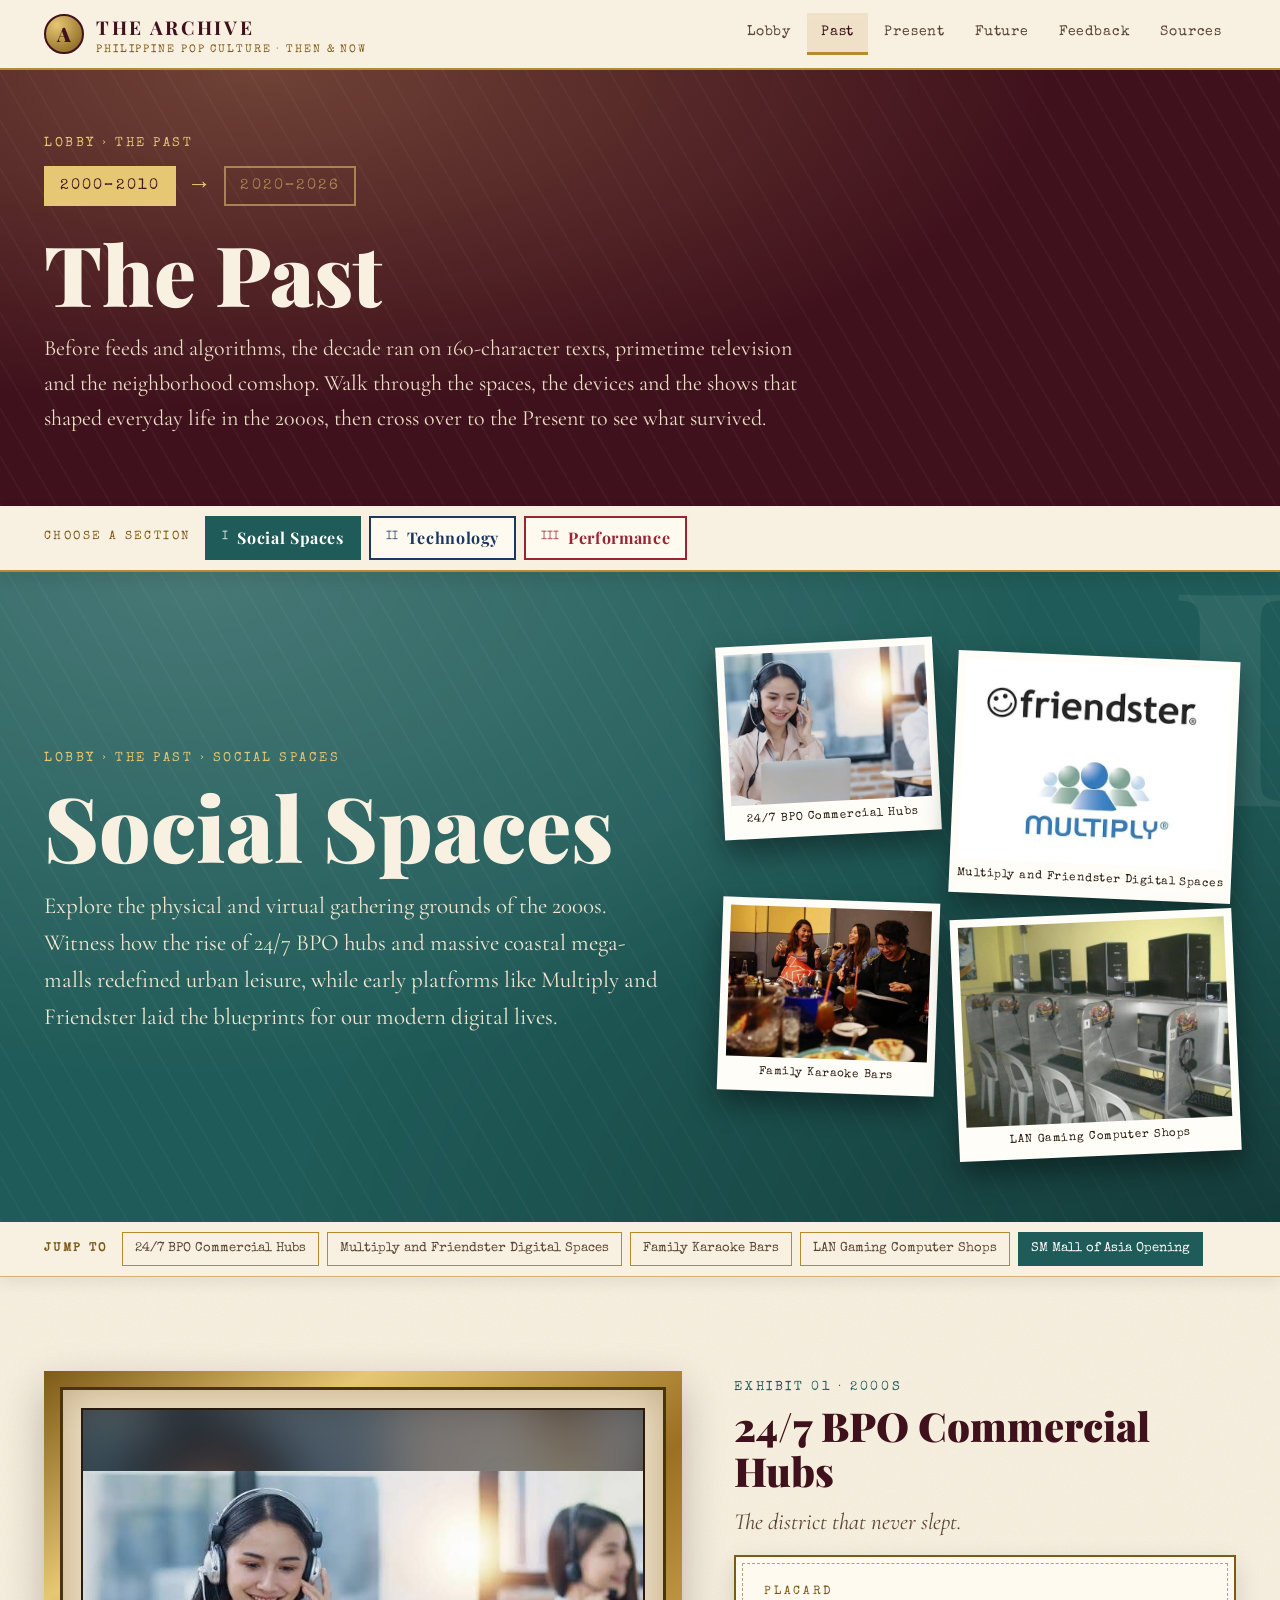
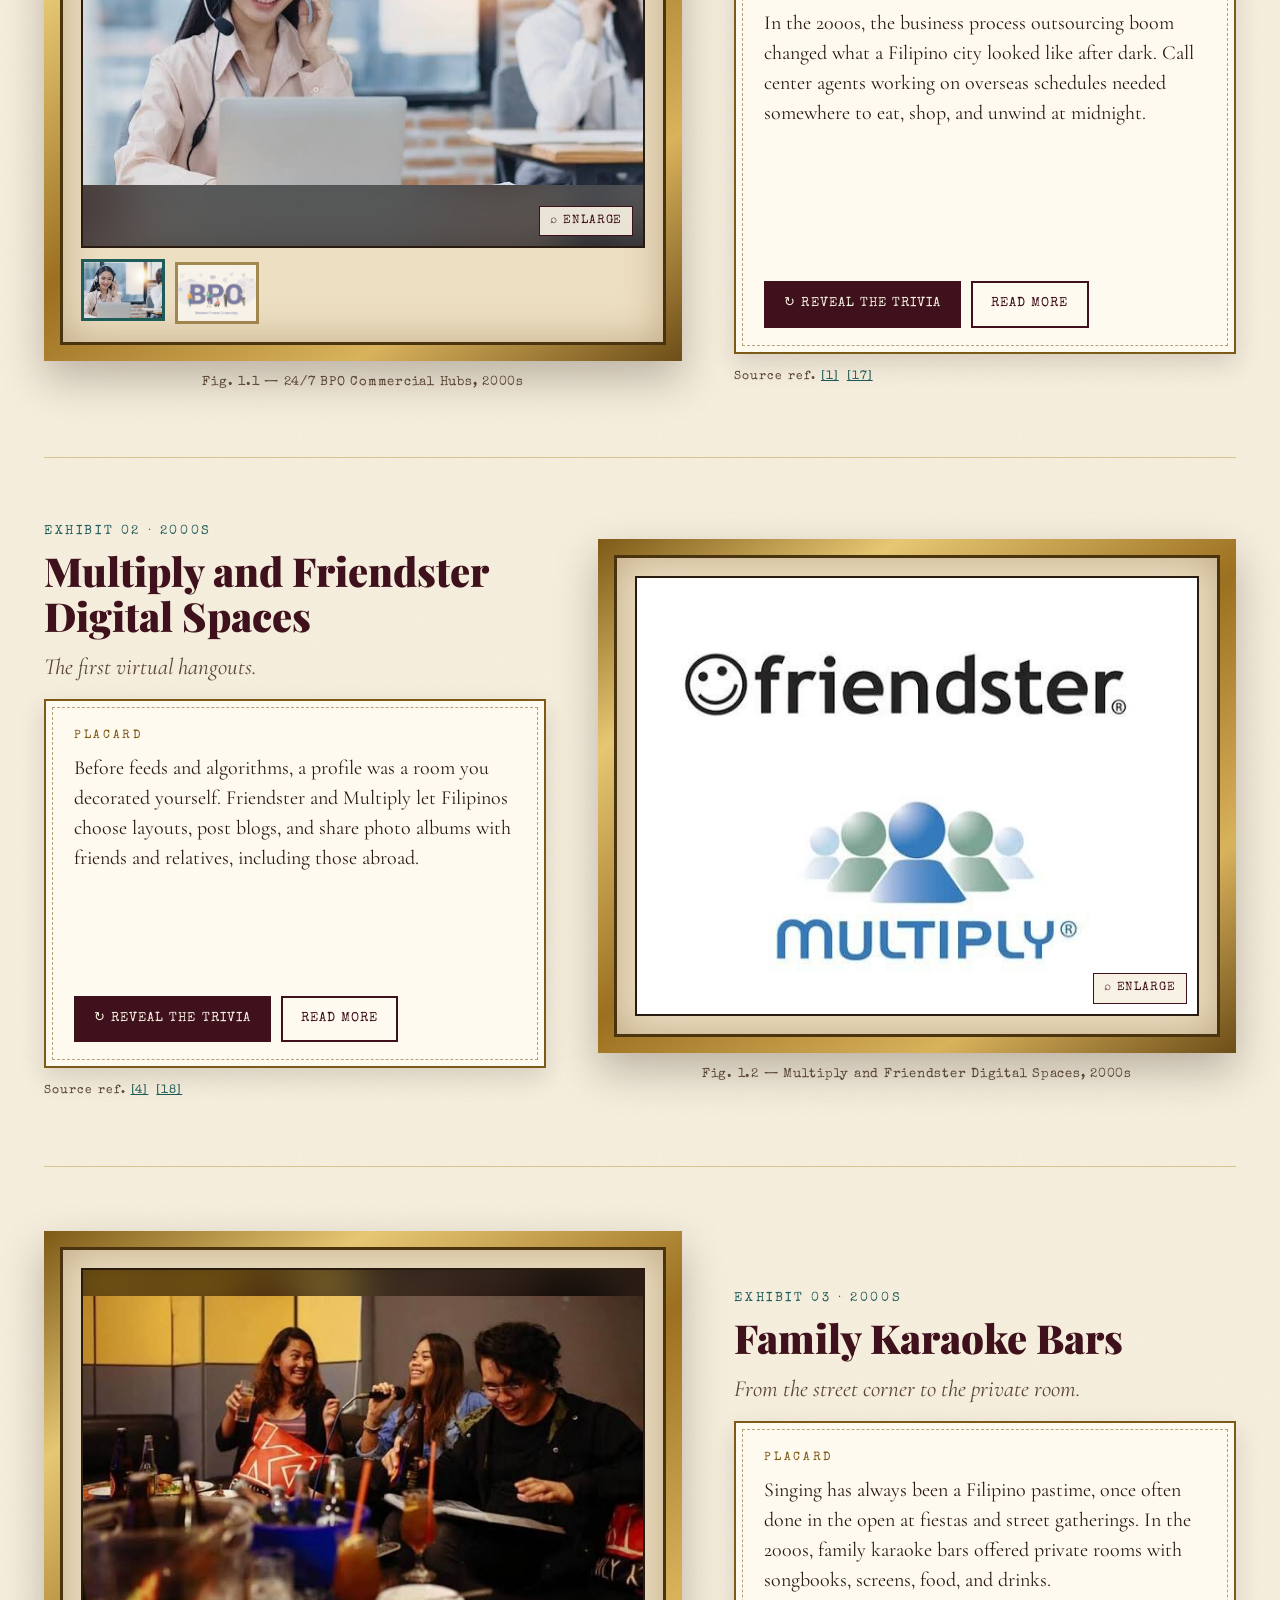
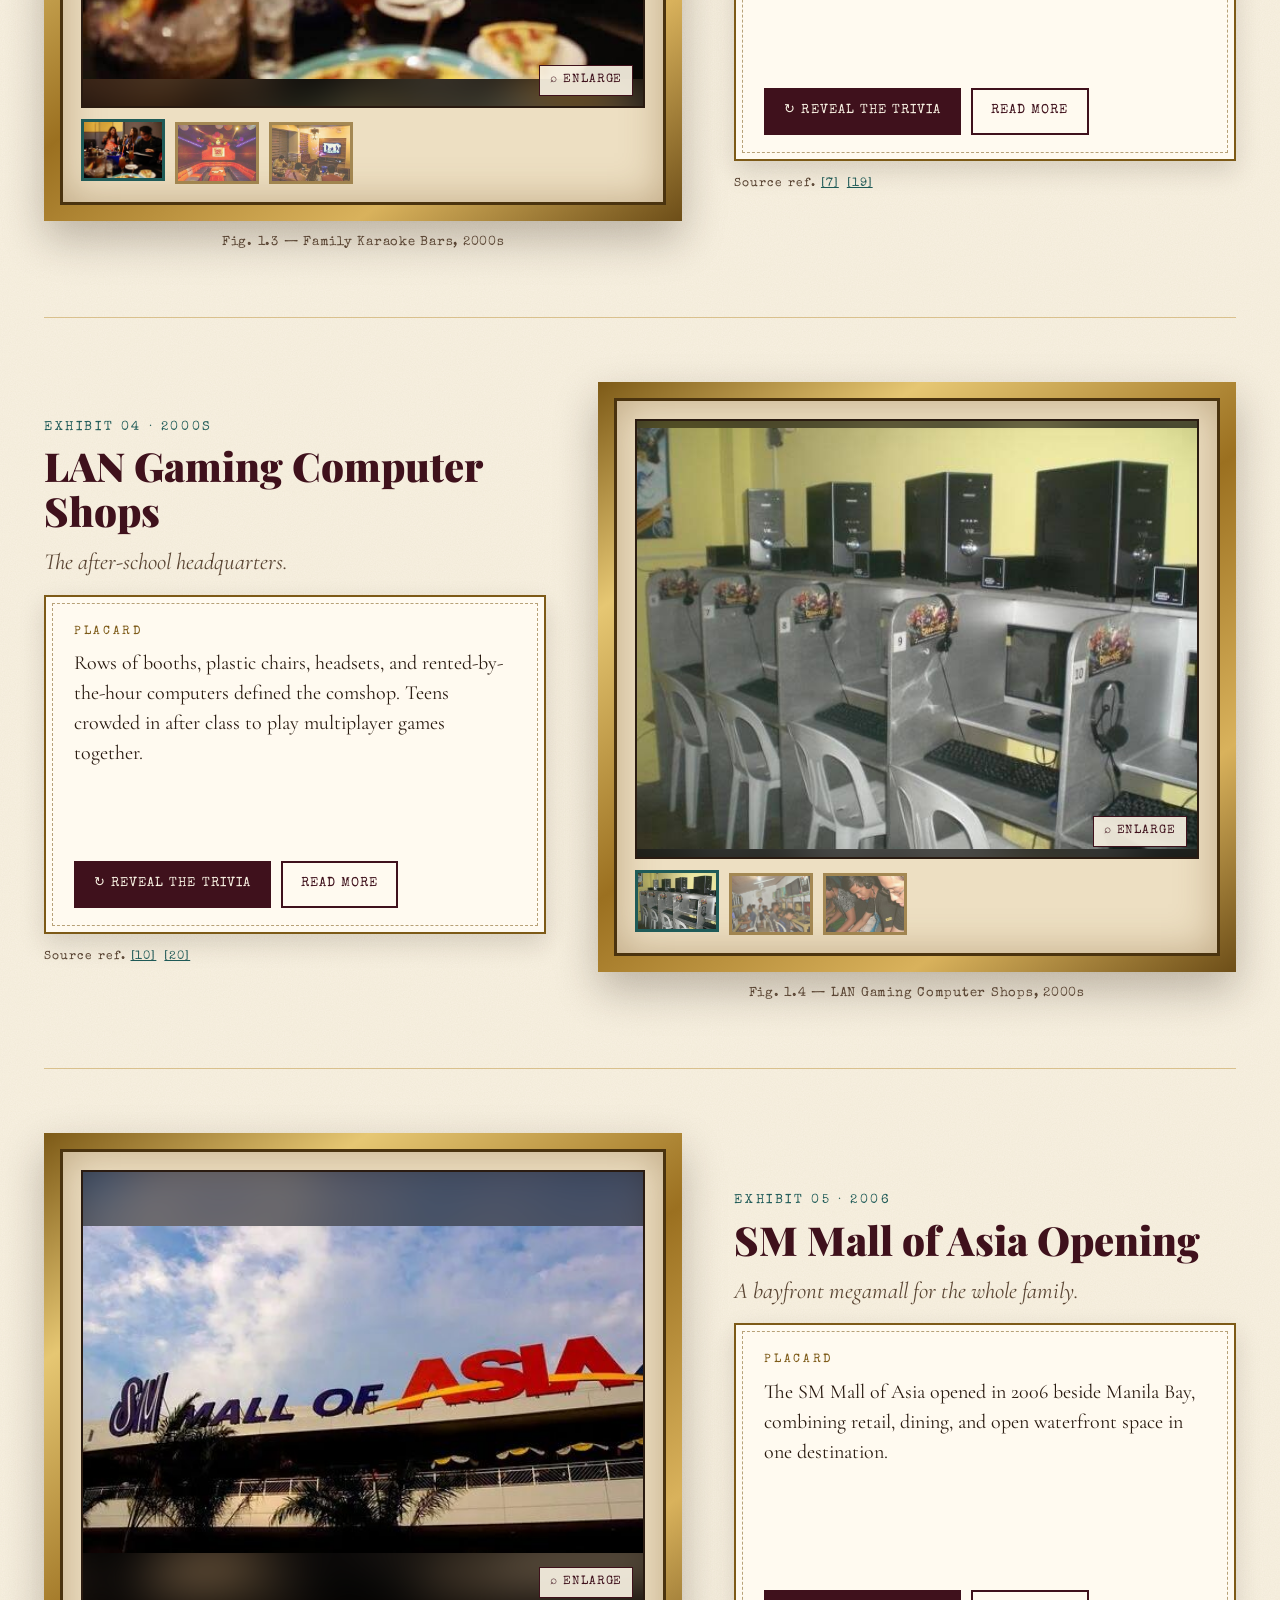
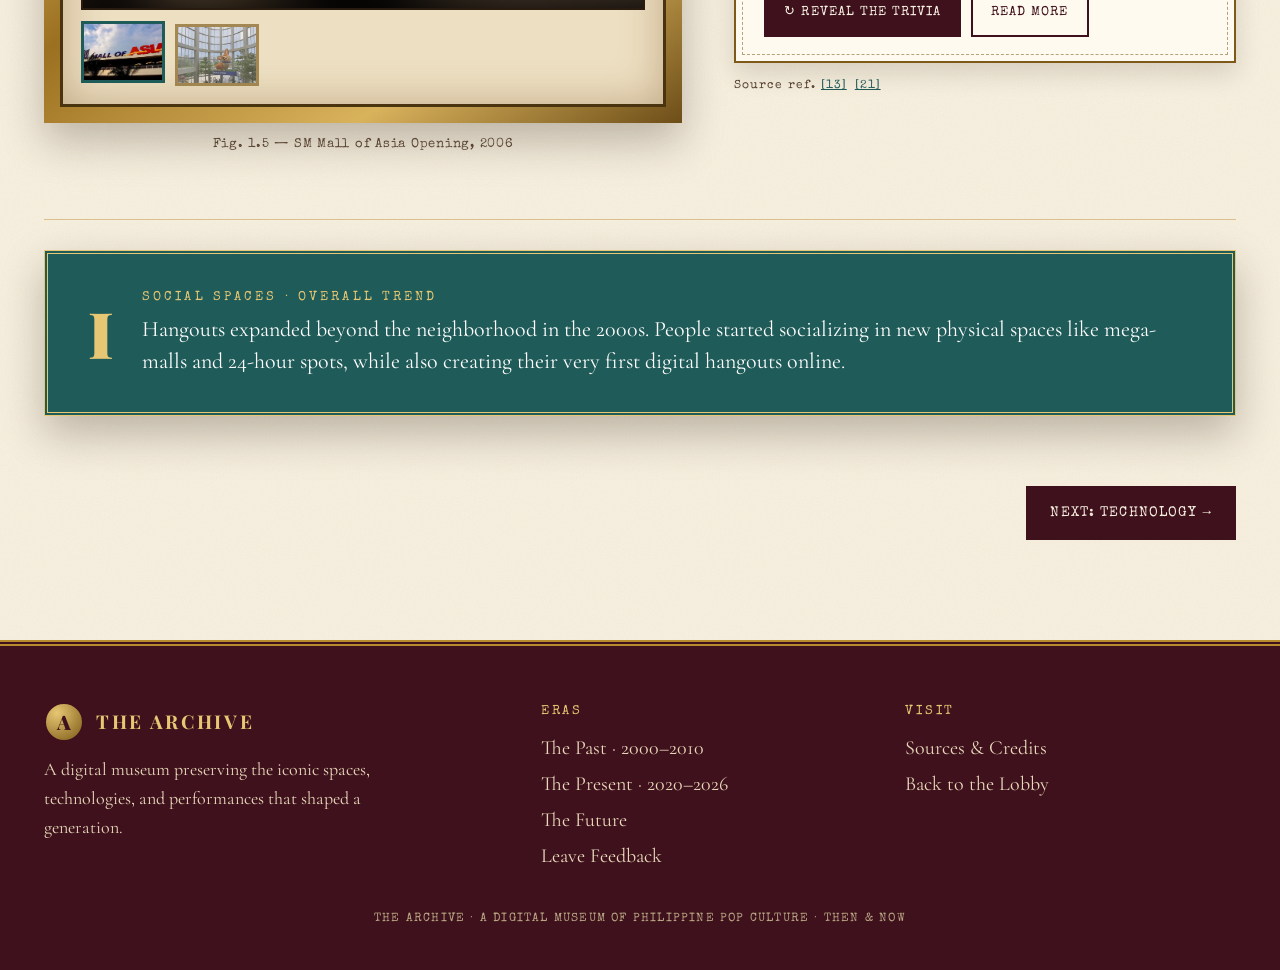
<file: space.html>
<!DOCTYPE html><html lang="en"><head><meta charset="utf-8"><title>Redirecting…</title><meta http-equiv="refresh" content="0;url=past.html#space"><script>location.replace("past.html"+(location.hash||"#space"))</script></head><body><p>Moved to <a href="past.html#space">past.html#space</a>.</p></body></html>
</file>
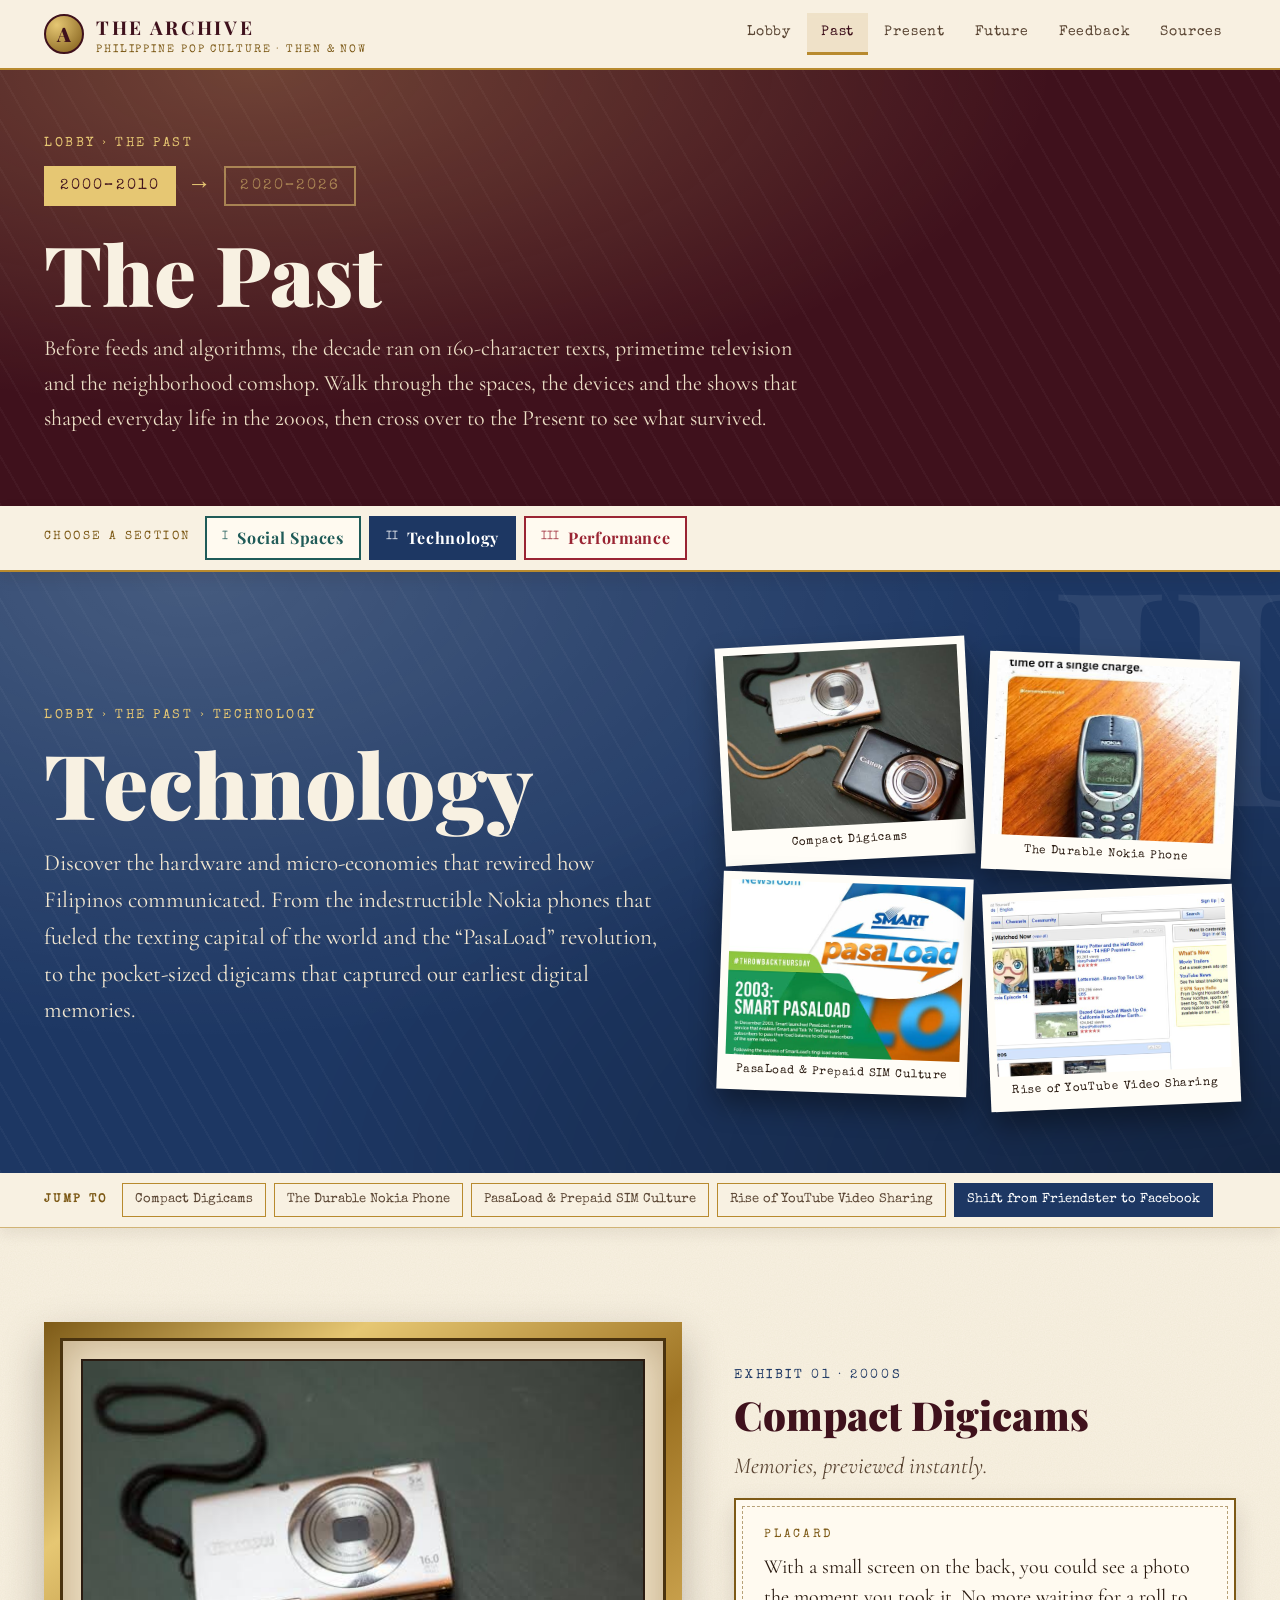
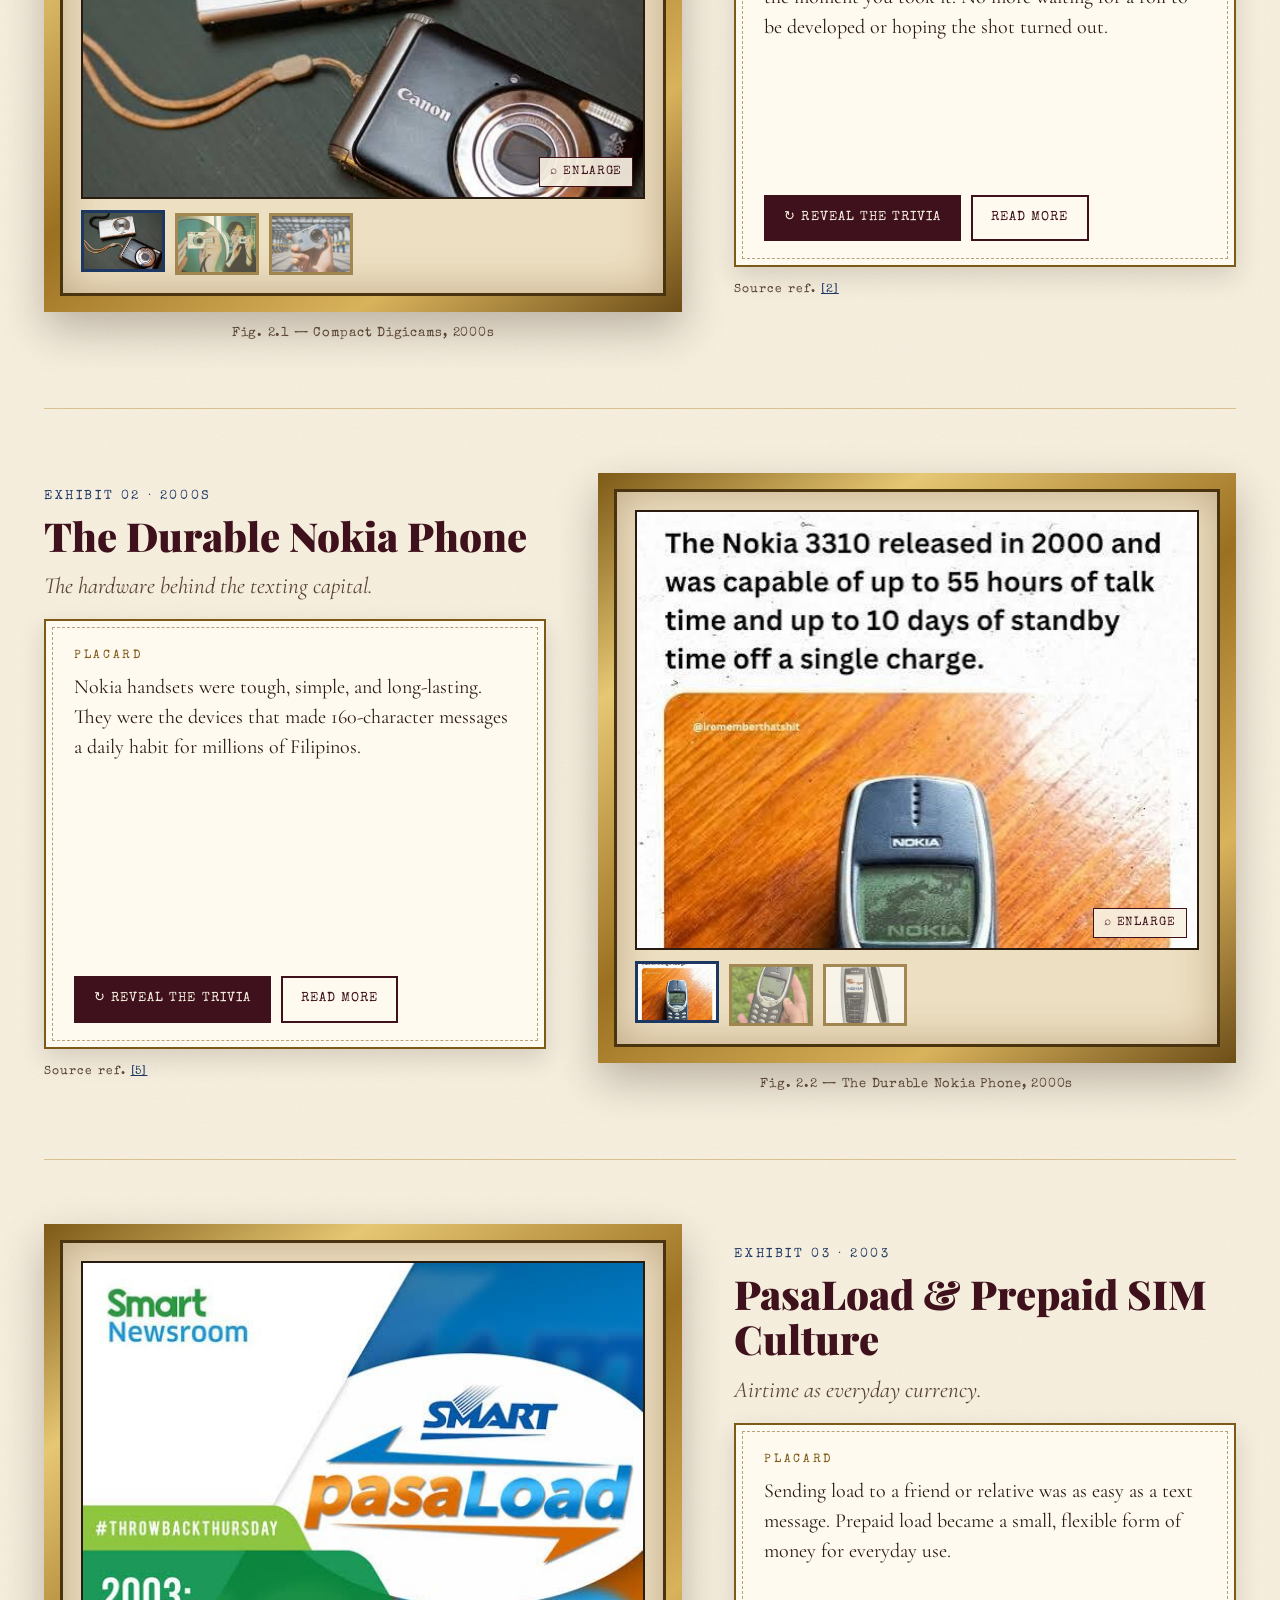
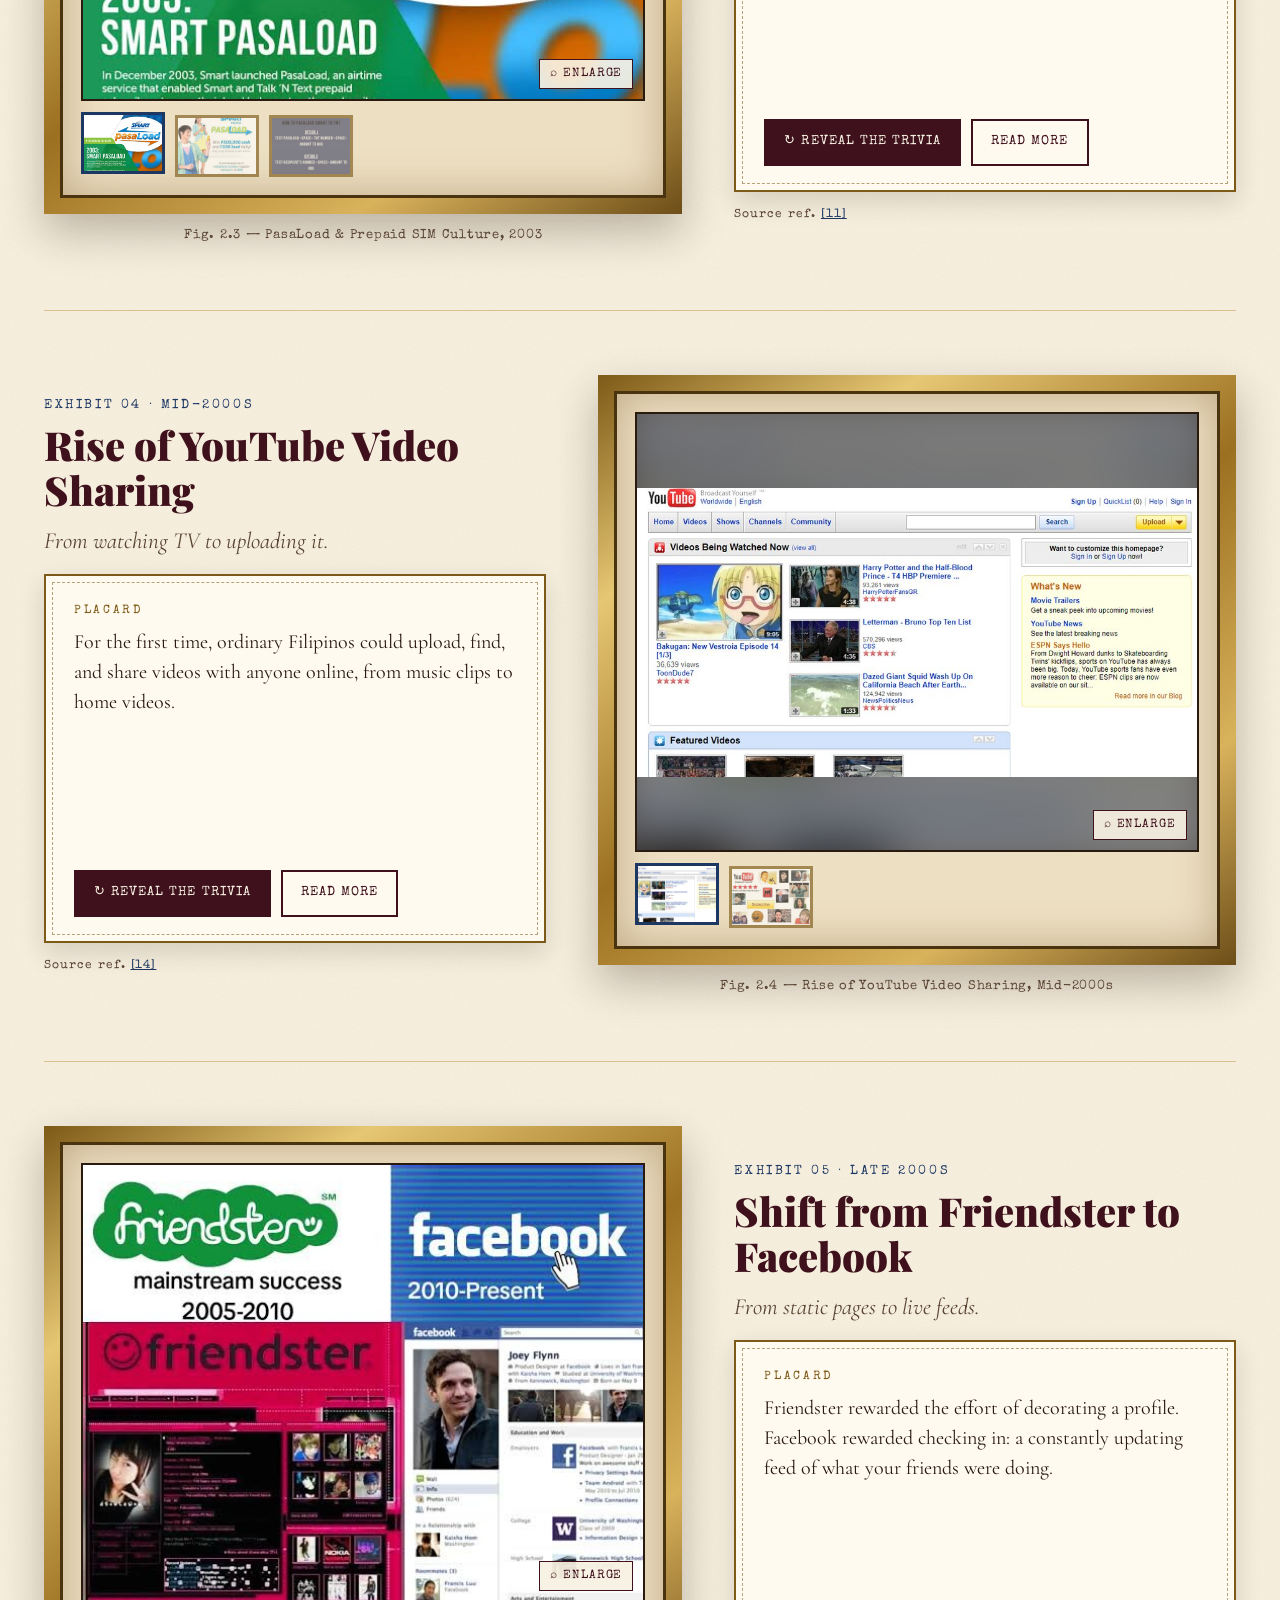
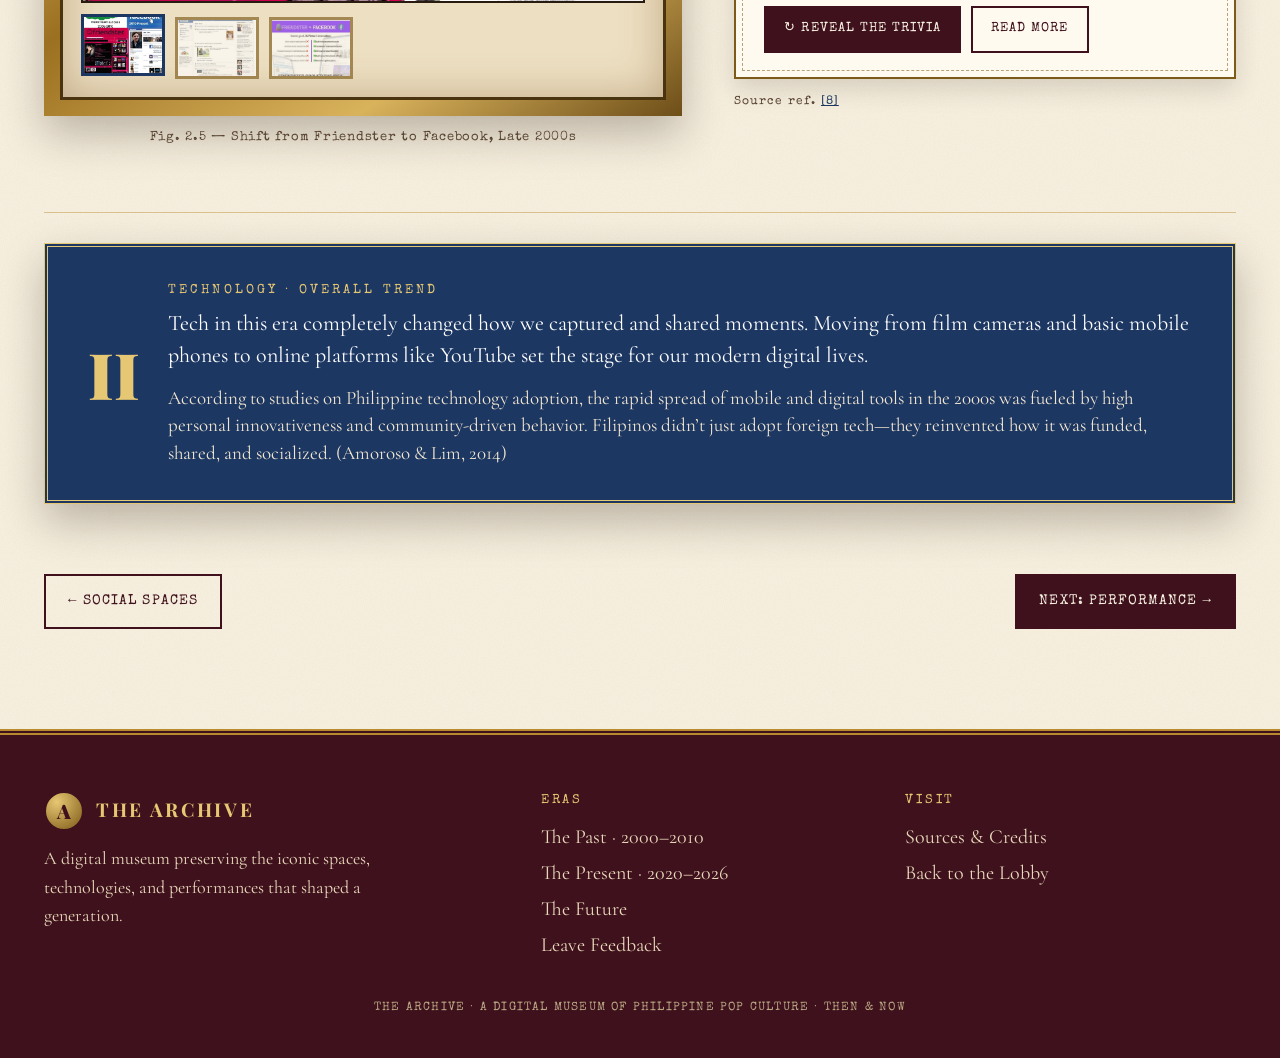
<file: technology.html>
<!DOCTYPE html><html lang="en"><head><meta charset="utf-8"><title>Redirecting…</title><meta http-equiv="refresh" content="0;url=past.html#technology"><script>location.replace("past.html"+(location.hash||"#technology"))</script></head><body><p>Moved to <a href="past.html#technology">past.html#technology</a>.</p></body></html>
</file>
<file: style.css>
/* ============ THE ARCHIVE — shared styles ============ */
:root{
  --ivory:#f8f1e2; --parch:#eddfc2; --ink:#2a1b11; --ink2:#5a4533;
  --wine:#3f111c; --wine2:#6b1d2c; --brass:#b88a2e; --brass-lt:#e6c773; --brass-dk:#7d5a17;
  --teal:#1f5b58; --navy:#1d3763; --crim:#9a2433;
  --accent:var(--wine2);
  --serif:'Playfair Display',Georgia,'Times New Roman',serif;
  --body:'Cormorant Garamond',Georgia,serif;
  --type:'Special Elite','Courier New',monospace;
  --shadow:0 18px 40px rgba(42,27,17,.28);
}
*{box-sizing:border-box;margin:0;padding:0}
html{scroll-behavior:smooth;scroll-padding-top:84px}
body{
  background:var(--ivory); color:var(--ink); font-family:var(--body); font-size:20px; line-height:1.6;
  background-image:url("data:image/svg+xml;utf8,<svg xmlns='http://www.w3.org/2000/svg' width='180' height='180'><filter id='n'><feTurbulence type='fractalNoise' baseFrequency='.85' numOctaves='2' stitchTiles='stitch'/><feColorMatrix values='0 0 0 0 .45  0 0 0 0 .32  0 0 0 0 .15  0 0 0 .09 0'/></filter><rect width='100%' height='100%' filter='url(%23n)'/></svg>");
  overflow-x:hidden;
}
img{max-width:100%}
a{color:inherit}
button{font:inherit;color:inherit;cursor:pointer}
:focus-visible{outline:3px solid var(--brass);outline-offset:3px}
.wrap{max-width:1240px;margin:0 auto;padding:0 24px}
.sr{position:absolute;left:-9999px}

/* scroll progress */
#progress{position:fixed;top:0;left:0;height:4px;width:0;background:linear-gradient(90deg,var(--brass),var(--brass-lt));z-index:90}

/* ---------- HEADER ---------- */
.site-head{position:sticky;top:0;z-index:80;background:rgba(248,241,226,.94);backdrop-filter:blur(8px);border-bottom:2px solid var(--brass)}
.site-head .wrap{display:flex;align-items:center;justify-content:space-between;gap:16px;height:68px}
.brand{display:flex;align-items:center;gap:12px;text-decoration:none}
.brand .seal{width:40px;height:40px;border-radius:50%;background:radial-gradient(circle at 30% 25%,var(--brass-lt),var(--brass-dk));color:var(--wine);display:grid;place-items:center;font-family:var(--serif);font-weight:900;font-size:20px;border:2px solid var(--wine)}
.brand b{font-family:var(--serif);font-size:19px;letter-spacing:.14em;text-transform:uppercase;color:var(--wine)}
.brand small{display:block;font-family:var(--type);font-size:10.5px;letter-spacing:.18em;color:var(--brass-dk);text-transform:uppercase;line-height:1.1}
.nav{display:flex;gap:2px}
.nav a{font-family:var(--type);font-size:13.5px;letter-spacing:.06em;text-decoration:none;padding:9px 14px;color:var(--ink2);border-bottom:3px solid transparent;transition:.2s}
.nav a:hover{color:var(--wine);background:rgba(184,138,46,.12)}
body[data-page="home"] .nav a[data-n="home"],
body[data-page="space"] .nav a[data-n="space"],
body[data-page="technology"] .nav a[data-n="technology"],
body[data-page="performance"] .nav a[data-n="performance"],
body[data-page="gallery"] .nav a[data-n="gallery"],
body[data-page="sources"] .nav a[data-n="sources"]{color:var(--wine);border-bottom-color:var(--brass);background:rgba(184,138,46,.14)}
.burger{display:none;width:44px;height:44px;border:2px solid var(--wine);background:transparent;font-size:22px;color:var(--wine)}

/* ---------- BUTTONS ---------- */
.btn{display:inline-flex;align-items:center;gap:8px;font-family:var(--type);font-size:13px;letter-spacing:.08em;text-transform:uppercase;text-decoration:none;padding:11px 18px;border:2px solid var(--wine);color:var(--wine);background:transparent;transition:.25s}
.btn:hover{background:var(--wine);color:var(--ivory)}
.btn.solid{background:var(--wine);color:var(--ivory)}
.btn.solid:hover{background:var(--wine2)}
.btn.gold{background:linear-gradient(180deg,var(--brass-lt),var(--brass));border-color:var(--brass-dk);color:var(--wine)}
.btn.gold:hover{filter:brightness(1.07);color:var(--wine)}
.btn.light{border-color:var(--brass-lt);color:var(--brass-lt)}
.btn.light:hover{background:var(--brass-lt);color:var(--wine)}
.cta{font-family:var(--serif);font-weight:700;font-size:20px;letter-spacing:.14em;padding:20px 46px;box-shadow:0 0 0 6px rgba(230,199,115,.28),0 16px 34px rgba(0,0,0,.45)}
.cta:hover{transform:translateY(-3px);box-shadow:0 0 0 9px rgba(230,199,115,.32),0 22px 44px rgba(0,0,0,.5)}

/* ---------- HERO (home) ---------- */
.hero{position:relative;background:var(--wine);color:var(--ivory);overflow:hidden;padding:84px 0 110px}
.hero::before{content:"";position:absolute;inset:0;
  background:
   radial-gradient(ellipse at 20% 0%,rgba(255,214,130,.30),transparent 55%),
   radial-gradient(ellipse at 90% 100%,rgba(184,138,46,.22),transparent 50%),
   repeating-linear-gradient(60deg,rgba(255,255,255,.025) 0 2px,transparent 2px 22px),
   repeating-linear-gradient(-60deg,rgba(255,255,255,.025) 0 2px,transparent 2px 22px)}
.hero .wrap{position:relative;display:grid;grid-template-columns:1.05fr .95fr;gap:50px;align-items:center}
.plaque{display:inline-block;font-family:var(--type);font-size:12.5px;letter-spacing:.3em;text-transform:uppercase;color:var(--brass-lt);border-top:1px solid var(--brass);border-bottom:1px solid var(--brass);padding:7px 20px;margin-bottom:26px}
.hero h1{font-family:var(--serif);font-weight:900;font-size:clamp(36px,5vw,66px);line-height:1.08;text-shadow:0 3px 18px rgba(0,0,0,.5)}
.hero h1 em{display:block;font-style:italic;font-weight:500;color:var(--brass-lt);font-size:.6em;margin-top:12px;line-height:1.2}
.hero .orn{color:var(--brass);letter-spacing:.6em;margin:20px 0 16px;font-size:16px}
.hero p.lead{font-size:clamp(19px,1.9vw,22.5px);color:#ecdfc6;max-width:600px;margin-bottom:34px}
.curator{margin-top:42px;max-width:600px;background:var(--ivory);color:var(--ink);padding:20px 26px;border:1px solid var(--brass);position:relative;box-shadow:0 14px 30px rgba(0,0,0,.4);transform:rotate(-.7deg)}
.curator::before{content:"";position:absolute;inset:6px;border:1px dashed rgba(107,29,44,.4);pointer-events:none}
.curator b{font-family:var(--type);color:var(--wine2);letter-spacing:.1em;text-transform:uppercase;font-size:13.5px;display:block;margin-bottom:3px}
.curator p{font-size:19px;line-height:1.45}

/* polaroid collage */
.collage{position:relative;height:560px}
.pol{position:absolute;background:#fffdf7;padding:10px 10px 12px;box-shadow:0 16px 34px rgba(0,0,0,.5);transition:transform .35s,z-index 0s;text-decoration:none;color:var(--ink);display:block}
.pol img{display:block;width:100%;height:auto;object-fit:cover}
.pol span{display:block;font-family:var(--type);font-size:12px;letter-spacing:.06em;text-align:center;margin-top:8px;color:#4a3828}
.pol:hover{transform:rotate(0deg) scale(1.07)!important;z-index:10}
.pol.p1{left:0;top:30px;width:56%;transform:rotate(-5deg)}
.pol.p2{right:2%;top:0;width:36%;transform:rotate(4deg)}
.pol.p3{left:6%;bottom:0;width:34%;transform:rotate(3deg)}
.pol.p4{left:45%;top:250px;width:28%;transform:rotate(-2deg);z-index:2}
.pol.p5{right:0;bottom:6px;width:40%;transform:rotate(-4deg)}
.pol.p1 img{aspect-ratio:3/2}.pol.p2 img{aspect-ratio:3/4}.pol.p3 img{aspect-ratio:1/1}.pol.p4 img{aspect-ratio:3/4}.pol.p5 img{aspect-ratio:3/2}

/* ticker */
.ticker{background:var(--brass);color:var(--wine);border-top:3px double var(--wine);border-bottom:3px double var(--wine);overflow:hidden;white-space:nowrap;font-family:var(--type);letter-spacing:.14em;font-size:14px;text-transform:uppercase}
.ticker div{display:inline-block;padding:10px 0;animation:tick 55s linear infinite}
.ticker span{margin:0 22px}
@keyframes tick{to{transform:translateX(-50%)}}

/* ---------- SECTIONS ---------- */
section.band{padding:90px 0}
section.band.alt{background:var(--parch);border-top:1px solid rgba(184,138,46,.5);border-bottom:1px solid rgba(184,138,46,.5)}
.eyebrow{font-family:var(--type);color:var(--brass-dk);letter-spacing:.32em;font-size:13px;text-transform:uppercase}
.sec-title{font-family:var(--serif);font-weight:900;color:var(--wine);font-size:clamp(32px,4.4vw,52px);line-height:1.1;margin:8px 0 14px}
.sec-lede{max-width:760px;font-size:22px;color:var(--ink2)}
.center{text-align:center}.center .sec-lede{margin-left:auto;margin-right:auto}
.rule{width:150px;height:4px;margin:18px 0 0;border-top:1px solid var(--brass);border-bottom:1px solid var(--brass)}
.center .rule{margin-left:auto;margin-right:auto}

/* doorways */
.doors{display:grid;grid-template-columns:repeat(3,1fr);gap:34px;margin-top:56px}
.door{text-decoration:none;display:block;text-align:center;transition:transform .35s}
.door:hover{transform:translateY(-8px)}
.arch{position:relative;border-radius:999px 999px 6px 6px;overflow:hidden;aspect-ratio:3/4;border:10px solid var(--brass);outline:3px solid var(--wine);outline-offset:-1px;box-shadow:var(--shadow);background:var(--wine)}
.arch img{width:100%;height:100%;object-fit:cover;display:block;transition:transform .6s}
.door:hover .arch img{transform:scale(1.07)}
.arch::after{content:"";position:absolute;inset:0;background:linear-gradient(180deg,transparent 55%,rgba(0,0,0,.55))}
.door .n{font-family:var(--type);letter-spacing:.3em;font-size:12.5px;color:var(--brass-dk);margin-top:20px}
.door h3{font-family:var(--serif);font-size:32px;color:var(--wine);margin:2px 0 8px}
.door p{font-size:18.5px;color:var(--ink2);max-width:340px;margin:0 auto 14px}
.door .go{font-family:var(--type);font-size:13px;letter-spacing:.1em;text-transform:uppercase;color:var(--wine);border-bottom:2px solid var(--brass);padding-bottom:2px}

/* timeline */
.timeline{display:grid;grid-template-columns:repeat(6,1fr);gap:0;margin-top:56px;position:relative}
.timeline::before{content:"";position:absolute;left:0;right:0;top:92px;height:4px;background:linear-gradient(90deg,var(--brass),var(--wine2),var(--brass))}
.tl{text-decoration:none;text-align:center;padding:0 10px;position:relative}
.tl .yr{font-family:var(--serif);font-weight:900;font-size:34px;color:var(--wine)}
.tl .dot{width:18px;height:18px;border-radius:50%;background:var(--ivory);border:4px solid var(--wine2);margin:8px auto 18px;position:relative;z-index:1}
.tl .ph{width:100%;aspect-ratio:1/1;overflow:hidden;border:6px solid #fffdf7;box-shadow:0 10px 22px rgba(42,27,17,.3);transition:transform .3s}
.tl:hover .ph{transform:rotate(-2deg) scale(1.05)}
.tl .ph img{width:100%;height:100%;object-fit:cover;object-position:center 30%;display:block}
.tl h4{font-family:var(--serif);font-size:17px;line-height:1.25;color:var(--ink);margin-top:12px}
.tl small{font-family:var(--type);font-size:11.5px;letter-spacing:.14em;text-transform:uppercase;color:var(--brass-dk)}

/* feature strip */
.feature{display:grid;grid-template-columns:1fr 1fr;gap:0;background:var(--wine);color:var(--ivory);border:4px solid var(--brass);box-shadow:var(--shadow)}
.feature .txt{padding:48px 46px}
.feature .txt .sec-title{color:var(--brass-lt)}
.feature .txt p{color:#ecdfc6;margin-bottom:22px;font-size:21px}
.feature .pics{position:relative;min-height:380px;background:#2a0b13}
.feature .pics img{position:absolute;width:62%;border:8px solid #fffdf7;box-shadow:0 14px 30px rgba(0,0,0,.5);background:#fff}
.feature .pics img:nth-child(1){left:6%;top:8%;transform:rotate(-4deg)}
.feature .pics img:nth-child(2){right:5%;bottom:8%;transform:rotate(3deg)}

/* ---------- WING PAGES ---------- */
.wing-hero{position:relative;color:var(--ivory);background:var(--accent);overflow:hidden;padding:70px 0 80px}
.wing-hero::before{content:"";position:absolute;inset:0;background:
  radial-gradient(ellipse at 15% 0%,rgba(255,255,255,.18),transparent 55%),
  radial-gradient(ellipse at 100% 100%,rgba(0,0,0,.35),transparent 55%),
  repeating-linear-gradient(60deg,rgba(255,255,255,.03) 0 2px,transparent 2px 22px)}
.wing-hero .wrap{position:relative;display:grid;grid-template-columns:1.1fr .9fr;gap:46px;align-items:center}
.wing-hero .num{position:absolute;right:-10px;top:-40px;font-family:var(--serif);font-weight:900;font-size:300px;line-height:1;color:rgba(255,255,255,.07);pointer-events:none}
.crumbs{font-family:var(--type);font-size:12.5px;letter-spacing:.2em;text-transform:uppercase;color:var(--brass-lt);margin-bottom:12px}
.crumbs a{text-decoration:none;border-bottom:1px solid transparent}.crumbs a:hover{border-color:var(--brass-lt)}
.wing-hero h1{font-family:var(--serif);font-weight:900;font-size:clamp(46px,7vw,92px);line-height:1;margin-bottom:18px}
.wing-hero p{font-size:clamp(19px,1.9vw,23px);color:#f1e6d0;max-width:620px}
.rail{display:grid;grid-template-columns:repeat(2,1fr);gap:16px;align-items:start}
.rail a{display:block;background:#fffdf7;padding:8px 8px 10px;box-shadow:0 14px 28px rgba(0,0,0,.4);text-decoration:none;color:var(--ink);transition:.3s}
.rail a:nth-child(1){transform:rotate(-3deg)}.rail a:nth-child(2){transform:rotate(2.5deg) translateY(14px)}
.rail a:nth-child(3){transform:rotate(2deg)}.rail a:nth-child(4){transform:rotate(-2.5deg) translateY(14px)}
.rail a:hover{transform:rotate(0) scale(1.06);z-index:3}
.rail img{display:block;width:100%;aspect-ratio:4/3;object-fit:cover}
.rail span{white-space:nowrap;overflow:hidden;text-overflow:ellipsis;display:block;font-family:var(--type);font-size:11.5px;text-align:center;margin-top:6px;letter-spacing:.04em}

.jump{position:sticky;top:68px;z-index:60;background:var(--ivory);border-bottom:1px solid rgba(184,138,46,.6);box-shadow:0 6px 14px rgba(42,27,17,.08)}
.jump .wrap{display:flex;gap:8px;align-items:center;overflow-x:auto;padding-top:10px;padding-bottom:10px;scrollbar-width:thin}
.jump b{font-family:var(--type);font-size:12px;letter-spacing:.2em;color:var(--brass-dk);text-transform:uppercase;white-space:nowrap;margin-right:6px}
.jump a{white-space:nowrap;font-family:var(--type);font-size:12.5px;text-decoration:none;padding:6px 12px;border:1px solid var(--brass);color:var(--ink2);transition:.2s}
.jump a:hover,.jump a.on{background:var(--accent);border-color:var(--accent);color:#fff}

.exhibits{padding:30px 0 20px}
.ex{display:grid;grid-template-columns:1.12fr .88fr;gap:52px;align-items:center;padding:64px 0;border-bottom:1px solid rgba(184,138,46,.45)}
.ex:last-child{border-bottom:0}
.ex:nth-child(even){grid-template-columns:.88fr 1.12fr}
.ex:nth-child(even) .ex-media{order:2}

.frame{padding:16px;background:linear-gradient(145deg,#7d5a17,#e6c773 22%,#9b7020 50%,#d9b25c 78%,#6d4e18);box-shadow:var(--shadow)}
.mat{background:var(--parch);padding:18px;border:3px solid #4a330f;box-shadow:inset 0 0 40px rgba(110,70,20,.35)}
.viewer{position:relative;background:#1c110a;border:2px solid var(--ink);height:clamp(280px,38vw,440px);display:grid;place-items:center;overflow:hidden;cursor:zoom-in;isolation:isolate}
.viewer::before{content:"";position:absolute;inset:-30px;background:var(--bg) center/cover no-repeat;filter:blur(26px) brightness(.5) saturate(1.2);z-index:-1}
.viewer img{width:100%;height:100%;max-width:none;object-fit:contain;display:block;transition:opacity .25s}
.viewer.fade img{opacity:0}
.viewer .zoom{position:absolute;right:10px;bottom:10px;background:rgba(248,241,226,.92);border:1px solid var(--wine);font-family:var(--type);font-size:11.5px;letter-spacing:.08em;padding:5px 10px;text-transform:uppercase;color:var(--wine)}
.thumbs{display:flex;gap:10px;margin-top:14px;flex-wrap:wrap}
.thumb{width:84px;height:62px;padding:0;border:3px solid var(--brass-dk);background:#1c110a;opacity:.65;transition:.2s;overflow:hidden}
.thumb img{width:100%;height:100%;object-fit:cover;display:block}
.thumb:hover,.thumb.on{opacity:1;border-color:var(--accent);transform:translateY(-3px)}
.cap{font-family:var(--type);font-size:12.5px;color:var(--ink2);letter-spacing:.06em;margin-top:12px;text-align:center}

.kicker{font-family:var(--type);font-size:13px;letter-spacing:.2em;text-transform:uppercase;color:var(--accent)}
.ex h3{font-family:var(--serif);font-weight:900;font-size:clamp(28px,3.2vw,40px);line-height:1.12;color:var(--wine);margin:6px 0 10px}
.ex .teaser{font-style:italic;font-size:23px;color:var(--ink2);margin-bottom:14px}

.flipper{display:grid;perspective:1400px;margin-top:6px}
.face{display:flex;flex-direction:column;grid-area:1/1;backface-visibility:hidden;-webkit-backface-visibility:hidden;transition:transform .8s cubic-bezier(.2,.8,.2,1),visibility 0s .4s;padding:26px 28px 24px;border:2px solid var(--brass-dk);position:relative}
.face::before{content:"";position:absolute;inset:6px;border:1px dashed rgba(125,90,23,.55);pointer-events:none}
.face.front{background:#fffaf0;box-shadow:0 10px 24px rgba(42,27,17,.15)}
.face.back{background:var(--accent);color:#fff;transform:rotateY(180deg);visibility:hidden}
.flipped .face.front{transform:rotateY(-180deg);visibility:hidden}
.flipped .face.back{transform:rotateY(0);visibility:visible}
.face p{font-size:20px;line-height:1.5}
.face .lbl{font-family:var(--type);font-size:12px;letter-spacing:.22em;text-transform:uppercase;margin-bottom:6px;color:var(--brass-dk)}
.face.back .lbl{color:var(--brass-lt)}
.face.back h4{font-family:var(--serif);font-size:23px;margin-bottom:8px;color:var(--brass-lt)}
.face.back .echo{margin-top:12px;padding-top:12px;border-top:1px dashed rgba(255,255,255,.4);font-size:18.5px;color:#f1e6d0}
.face.back .echo b{font-family:var(--type);font-size:12px;letter-spacing:.16em;text-transform:uppercase;color:var(--brass-lt);display:block;font-weight:400}
.btns{display:flex;gap:10px;flex-wrap:wrap;margin-top:auto;padding-top:20px}
.face.back .btn{border-color:#fff;color:#fff}.face.back .btn:hover{background:#fff;color:var(--accent)}
.face.back .btn.solid{background:#fff;color:var(--accent)}
.refchip{font-family:var(--type);font-size:12px;letter-spacing:.08em;color:var(--ink2);margin-top:14px}
.refchip a{color:var(--accent);margin-right:8px}

.trend{margin:30px 0 70px;display:grid;grid-template-columns:auto 1fr;gap:28px;align-items:center;background:var(--accent);color:#fff;padding:34px 40px;border:4px double var(--brass-lt);box-shadow:var(--shadow)}
.trend .big{font-family:var(--serif);font-weight:900;font-size:64px;color:var(--brass-lt);line-height:1}
.trend h4{font-family:var(--type);font-weight:400;font-size:13px;letter-spacing:.24em;text-transform:uppercase;color:var(--brass-lt);margin-bottom:6px}
.trend p{font-size:22px;line-height:1.45}

.nextwing{display:grid;grid-template-columns:1fr 1fr;gap:20px;margin:0 0 90px}
.nextwing a{display:flex;flex-direction:column;justify-content:center;padding:30px 34px;border:3px solid var(--brass);text-decoration:none;background:#fffaf0;transition:.3s;min-height:130px}
.nextwing a:hover{background:var(--wine);color:var(--ivory);transform:translateY(-4px)}
.nextwing small{font-family:var(--type);font-size:12px;letter-spacing:.24em;text-transform:uppercase;color:var(--brass-dk)}
.nextwing a:hover small{color:var(--brass-lt)}
.nextwing b{font-family:var(--serif);font-size:32px;color:var(--wine)}
.nextwing a:hover b{color:var(--ivory)}
.nextwing a.r{text-align:right}

/* ---------- GALLERY PAGE ---------- */
.page-hero{background:var(--wine);color:var(--ivory);padding:64px 0 70px;position:relative;overflow:hidden}
.page-hero::before{content:"";position:absolute;inset:0;background:radial-gradient(ellipse at 20% 0%,rgba(255,214,130,.25),transparent 55%),repeating-linear-gradient(60deg,rgba(255,255,255,.03) 0 2px,transparent 2px 22px)}
.page-hero .wrap{position:relative}
.page-hero h1{font-family:var(--serif);font-weight:900;font-size:clamp(38px,6vw,76px);line-height:1.05;margin:6px 0 14px}
.page-hero p{max-width:720px;font-size:22px;color:#ecdfc6}
.plate{margin:70px 0}
.plate .frame{padding:22px}
.plate .mat{padding:26px}
.plate .shot{position:relative;border:2px solid var(--ink);background:#fff;cursor:zoom-in;overflow:hidden;display:block;width:100%;padding:0}
.plate .shot img{width:100%;height:auto;display:block}
.plate .shot .zoom{position:absolute;right:12px;bottom:12px;background:var(--wine);color:var(--ivory);font-family:var(--type);font-size:12px;letter-spacing:.1em;text-transform:uppercase;padding:8px 14px}
.plate-cap{display:grid;grid-template-columns:1fr auto;gap:20px;align-items:end;margin-top:22px}
.plate-cap h2{font-family:var(--serif);font-size:32px;color:var(--wine);line-height:1.15}
.plate-cap p{font-size:20px;color:var(--ink2);max-width:720px}
.read-grid{display:grid;grid-template-columns:repeat(3,1fr);gap:22px;margin-top:30px}
.read-grid div{background:#fffaf0;border:2px solid var(--brass);padding:20px 22px}
.read-grid b{font-family:var(--type);font-weight:400;font-size:12.5px;letter-spacing:.18em;text-transform:uppercase;color:var(--wine2);display:block;margin-bottom:4px}
.read-grid p{font-size:18.5px;line-height:1.45}

/* ---------- SOURCES ---------- */
.src-group{margin:46px 0}
.src-group h2{font-family:var(--serif);font-size:30px;color:var(--wine);border-bottom:3px double var(--brass);padding-bottom:8px;margin-bottom:14px}
.src-list{list-style:none;display:grid;gap:10px}
.src-list li{display:grid;grid-template-columns:62px 1fr;gap:12px;background:#fffaf0;border:1px solid rgba(184,138,46,.7);padding:12px 16px;font-size:18.5px;line-height:1.4;word-break:break-word}
.src-list li:target{outline:3px solid var(--brass);background:#fff3cf}
.src-list .no{font-family:var(--type);color:var(--wine2)}
.src-list a{color:var(--navy);text-decoration:underline;text-decoration-color:var(--brass)}
.note{background:var(--parch);border-left:6px solid var(--brass);padding:16px 22px;font-size:19px;margin-top:20px}

/* ---------- MODAL / LIGHTBOX ---------- */
.overlay{position:fixed;inset:0;background:rgba(20,8,6,.88);display:none;align-items:center;justify-content:center;z-index:200;padding:20px;backdrop-filter:blur(4px)}
.overlay.open{display:flex;animation:fadeIn .3s}
@keyframes fadeIn{from{opacity:0}to{opacity:1}}
.modal{background:var(--ivory);color:var(--ink);max-width:860px;width:100%;max-height:92vh;overflow:auto;border:4px solid var(--brass);box-shadow:0 0 0 8px var(--wine),0 30px 80px #000;position:relative;animation:rise .4s}
@keyframes rise{from{transform:translateY(26px) scale(.97)}to{transform:none}}
.modal .x{position:absolute;top:10px;right:12px;z-index:3;width:42px;height:42px;border:2px solid var(--wine);background:var(--ivory);font-size:24px;line-height:1;color:var(--wine)}
.modal .x:hover{background:var(--wine);color:var(--ivory)}
.modal .mh{padding:28px 34px 12px}
.modal .mh .k{font-family:var(--type);font-size:12.5px;letter-spacing:.22em;text-transform:uppercase;color:var(--accent)}
.modal h3{font-family:var(--serif);font-weight:900;font-size:34px;line-height:1.12;color:var(--wine);margin-top:4px}
.modal .mhero{margin:0 34px;height:340px;background:#1c110a;border:2px solid var(--ink);display:grid;place-items:center;position:relative;overflow:hidden;isolation:isolate}
.modal .mhero::before{content:"";position:absolute;inset:-30px;background:var(--bg) center/cover no-repeat;filter:blur(26px) brightness(.5) saturate(1.2);z-index:-1}
.modal .mhero img{width:100%;height:100%;max-width:none;object-fit:contain}
.modal .thumbs{margin:12px 34px 0}
.modal .mb{padding:20px 34px 30px;font-size:21px}
.modal .mb p{margin-bottom:14px}
.modal .mb h5{font-family:var(--type);font-weight:400;color:var(--wine2);font-size:13px;letter-spacing:.16em;text-transform:uppercase;margin:20px 0 4px}
.lightbox .modal{max-width:1300px;background:#140b06;color:var(--ivory);border-color:var(--brass-lt);padding:14px}
.lightbox .lbbar{display:flex;gap:12px;align-items:center;justify-content:space-between;flex-wrap:wrap;padding:6px 52px 12px 6px}
.lightbox .lbbar b{font-family:var(--serif);font-size:22px;color:var(--brass-lt)}
.lightbox .lbscroll{overflow:auto;max-height:calc(92vh - 110px);background:#fff}
.lightbox .lbscroll img{display:block;width:100%;height:auto}
.lightbox.zoomed .lbscroll img{width:auto;max-width:none;min-width:1500px}
.lightbox .btn{border-color:var(--brass-lt);color:var(--brass-lt);padding:8px 14px}
.lightbox .btn:hover{background:var(--brass-lt);color:var(--wine)}

/* ---------- FOOTER ---------- */
.site-foot{background:var(--wine);color:#e8d9bb;padding:56px 0 40px;border-top:6px double var(--brass)}
.site-foot .wrap{display:grid;grid-template-columns:1.4fr 1fr 1fr;gap:34px}
.site-foot .brand b{color:var(--brass-lt)}
.site-foot p{font-size:18px;margin-top:12px;max-width:380px}
.site-foot h4{font-family:var(--type);font-weight:400;letter-spacing:.22em;font-size:12.5px;text-transform:uppercase;color:var(--brass-lt);margin-bottom:10px}
.site-foot ul{list-style:none}.site-foot li{margin:4px 0}
.site-foot a{text-decoration:none;border-bottom:1px solid transparent}.site-foot a:hover{border-color:var(--brass-lt)}
.copy{text-align:center;font-family:var(--type);font-size:12px;letter-spacing:.1em;margin-top:34px;color:#b9a784}

/* ---------- MOTION ---------- */
.js .reveal{opacity:0;transform:translateY(34px);transition:opacity .9s,transform .9s}
.js .reveal.in{opacity:1;transform:none}
.js body{animation:pagein .6s}
@keyframes pagein{from{opacity:0}to{opacity:1}}
.totop{position:fixed;right:18px;bottom:18px;z-index:70;width:48px;height:48px;border:2px solid var(--brass);background:var(--wine);color:var(--brass-lt);font-size:20px;display:none}
.totop.show{display:block}

/* ---------- RESPONSIVE ---------- */
@media(max-width:1000px){
  .hero .wrap,.wing-hero .wrap,.ex,.ex:nth-child(even),.feature{grid-template-columns:1fr}
  .ex:nth-child(even) .ex-media{order:0}
  .collage{height:480px;max-width:560px;margin:0 auto}
  .doors{grid-template-columns:1fr;max-width:420px;margin-left:auto;margin-right:auto}
  .timeline{grid-template-columns:repeat(3,1fr);row-gap:40px}.timeline::before{display:none}
  .read-grid{grid-template-columns:1fr}
  .site-foot .wrap{grid-template-columns:1fr}
  .wing-hero .num{font-size:200px}
  .feature .pics{min-height:340px}
}
@media(max-width:860px){
  .burger{display:block}
  .nav{position:absolute;top:68px;left:0;right:0;background:var(--ivory);flex-direction:column;border-bottom:3px solid var(--brass);display:none;padding:8px 24px 16px}
  .nav.open{display:flex}
  .nav a{padding:13px 8px;border-bottom:1px solid rgba(184,138,46,.4)}
}
@media(max-width:640px){
  body{font-size:19px}
  .timeline{grid-template-columns:repeat(2,1fr)}
  .nextwing{grid-template-columns:1fr}.nextwing a.r{text-align:left}
  .trend{grid-template-columns:1fr;padding:26px 24px}
  .plate-cap{grid-template-columns:1fr}
  .modal .mhero{height:230px;margin:0 18px}.modal .mh,.modal .mb{padding-left:18px;padding-right:18px}.modal .thumbs{margin-left:18px}
  .collage{height:420px}
  .frame{padding:10px}.mat{padding:10px}
  .brand small{display:none}
}
@media(prefers-reduced-motion:reduce){*{animation:none!important;transition:none!important;scroll-behavior:auto!important}.js .reveal{opacity:1;transform:none}}

/* lobby teaser: category tiles */
.feature .pics.cats{display:grid;grid-template-columns:1fr 1fr;gap:14px;padding:28px;align-content:center}
.feature .pics.cats a{display:flex;flex-direction:column;justify-content:center;gap:4px;min-height:96px;padding:14px 18px;background:var(--cat);color:#fff;text-decoration:none;border:2px solid var(--brass);transition:.25s}
.feature .pics.cats a:hover{transform:translateY(-4px) rotate(-1deg);box-shadow:0 12px 24px rgba(0,0,0,.45)}
.feature .pics.cats i{font-family:var(--type);font-style:normal;font-size:13px;letter-spacing:.2em;color:var(--brass-lt)}
.feature .pics.cats b{font-family:var(--serif);font-size:22px}

/* ============ ERA PAGES (Past / Present / Future) ============ */
body[data-page="past"] .nav a[data-n="past"],
body[data-page="present"] .nav a[data-n="present"],
body[data-page="feedback"] .nav a[data-n="feedback"],
body[data-page="future"] .nav a[data-n="future"]{color:var(--wine);border-bottom-color:var(--brass);background:rgba(184,138,46,.14)}

/* sticky tab bar (shared) */
.mtabs{position:sticky;top:68px;z-index:60;background:var(--ivory);border-bottom:2px solid var(--brass);box-shadow:0 6px 14px rgba(42,27,17,.1)}
.mtabs .wrap{position:relative;display:flex;gap:8px;align-items:center;overflow-x:auto;padding-top:10px;padding-bottom:10px;scrollbar-width:thin}
.mtabs>.wrap>b{font-family:var(--type);font-weight:400;font-size:12px;letter-spacing:.2em;color:var(--brass-dk);text-transform:uppercase;white-space:nowrap;margin-right:6px}
.mtab{display:flex;align-items:center;gap:9px;white-space:nowrap;background:#fffaf0;border:2px solid var(--cat);color:var(--cat);padding:7px 15px;transition:.25s;text-decoration:none}
.mtab i{font-family:var(--type);font-style:normal;font-size:12px;opacity:.75}
.mtab b{font-family:var(--serif);font-size:16px;letter-spacing:.04em;font-weight:700}
.mtab:hover{transform:translateY(-2px);box-shadow:0 6px 12px rgba(42,27,17,.18)}
.mtab.on{background:var(--cat);color:#fff}
@keyframes mIn{from{opacity:0;transform:translateY(22px)}to{opacity:1;transform:none}}

/* ---------- PAST ---------- */
.past .jump{position:static}
.js .wsec{display:none}
.js .wsec.on{display:block;animation:mIn .6s ease both}
.wnav{display:flex;justify-content:space-between;gap:12px;margin:10px 0 80px;flex-wrap:wrap}
.wnav .btn{font-size:14px;padding:14px 22px}
.era-hero{background:var(--wine);color:var(--ivory);padding:64px 0 70px;position:relative;overflow:hidden}
.era-hero::before{content:"";position:absolute;inset:0;background:radial-gradient(ellipse at 20% 0%,rgba(255,214,130,.25),transparent 55%),repeating-linear-gradient(60deg,rgba(255,255,255,.03) 0 2px,transparent 2px 24px)}
.era-hero .wrap{position:relative}
.era-hero h1{font-family:var(--serif);font-weight:900;font-size:clamp(40px,6.5vw,84px);line-height:1.04;margin:6px 0 14px}
.era-hero p{max-width:760px;font-size:22px;color:#ecdfc6}
.yearflip{display:inline-flex;align-items:center;gap:16px;font-family:var(--type);letter-spacing:.14em;font-size:15px;margin-bottom:18px;color:var(--brass-lt)}
.yearflip span{padding:6px 14px;border:2px solid var(--brass-lt);opacity:.55}
.yearflip i{font-style:normal;font-size:24px;display:inline-block;animation:yfArrow 6s ease-in-out infinite}
.yearflip .y1{animation:yf1 6s ease-in-out infinite}
.yearflip .y2{animation:yf2 6s ease-in-out infinite}
.era-past .yearflip .y1,.era-present .yearflip .y2{opacity:1;background:var(--brass-lt);color:var(--wine);animation:none}
@keyframes yf1{0%,40%{opacity:1;background:var(--brass-lt);color:var(--wine)}55%,100%{opacity:.5;background:transparent;color:var(--brass-lt)}}
@keyframes yf2{0%,40%{opacity:.5;background:transparent;color:var(--brass-lt)}55%,100%{opacity:1;background:var(--brass-lt);color:var(--wine)}}
@keyframes yfArrow{0%,40%{transform:translateX(0)}50%{transform:translateX(10px)}60%,100%{transform:translateX(0)}}
.hero-scroll{display:inline-block;margin-top:26px;font-family:var(--type);font-size:13px;letter-spacing:.2em;text-transform:uppercase;color:var(--brass-lt);text-decoration:none;animation:bob 2.2s ease-in-out infinite}
@keyframes bob{50%{transform:translateY(7px)}}

/* ---------- PRESENT ---------- */
.psec{padding:44px 0 10px}
.phead{display:flex;align-items:center;gap:26px;padding:28px 34px;background:var(--cat);color:#fff;position:relative;overflow:hidden;border:3px solid var(--brass);box-shadow:var(--shadow);flex-wrap:wrap}
.phead::after{content:"";position:absolute;inset:0;background:repeating-linear-gradient(60deg,rgba(255,255,255,.07) 0 2px,transparent 2px 22px),radial-gradient(ellipse at 90% 0%,rgba(255,214,130,.3),transparent 55%);pointer-events:none}
.phead>*{position:relative;z-index:1}
.pnum{font-family:var(--serif);font-weight:900;font-size:clamp(54px,8vw,96px);line-height:1;color:var(--brass-lt);min-width:1.3em;text-align:center;text-shadow:0 4px 0 rgba(0,0,0,.25)}
.phead .ptxt{flex:1;min-width:230px}
.phead .eyebrow{color:var(--brass-lt)}
.phead h2{font-family:var(--serif);font-weight:900;font-size:clamp(32px,5vw,58px);line-height:1.05}
.phead p{font-size:21px;font-style:italic;opacity:.94}
.vtoggle{display:inline-flex;border:2px solid var(--brass-lt);background:rgba(0,0,0,.2)}
.vtoggle button{background:transparent;border:0;color:#fff;font-family:var(--type);font-size:12.5px;letter-spacing:.08em;padding:11px 15px;transition:.25s;white-space:nowrap}
.vtoggle button+button{border-left:1px solid rgba(230,199,115,.5)}
.vtoggle button:hover{background:rgba(255,255,255,.14)}
.vtoggle button.on{background:var(--brass-lt);color:var(--wine)}
.pcompare{display:grid;grid-template-columns:1fr 58px 1fr;margin-top:34px;align-items:stretch}
.pcard{padding:26px 28px 22px;position:relative;display:flex;flex-direction:column;gap:14px;transition:transform .35s,box-shadow .35s}
.pcard:hover{transform:translateY(-5px)}
.pcard.then{background:#f3e7c9;border:2px solid #b89a5a;border-left:8px solid var(--brass-dk);box-shadow:inset 0 0 30px rgba(110,70,20,.2),0 8px 18px rgba(42,27,17,.12);background-image:repeating-linear-gradient(0deg,transparent 0 27px,rgba(125,90,23,.07) 27px 28px)}
.pcard.now{background:linear-gradient(155deg,color-mix(in srgb,var(--cat) 82%,#000 18%),color-mix(in srgb,var(--cat) 60%,#000 40%));color:#fdf6e6;border:2px solid var(--brass);border-right:8px solid var(--brass-lt);box-shadow:0 12px 26px rgba(0,0,0,.28)}
.pcard.now:hover{box-shadow:0 20px 36px rgba(0,0,0,.4)}
.era{align-self:flex-start;font-family:var(--type);font-size:12.5px;letter-spacing:.2em;text-transform:uppercase;padding:5px 12px}
.then .era{background:var(--wine);color:var(--ivory)}
.now .era{background:var(--brass-lt);color:var(--wine)}
.pcard h3{font-family:var(--serif);font-weight:900;font-size:clamp(25px,2.7vw,34px);line-height:1.12;color:var(--wine)}
.now h3{color:var(--brass-lt)}
.pcard .body{font-size:20.5px;line-height:1.55}
.cite{font-family:var(--type);font-size:.74em;opacity:.78;letter-spacing:.01em}
.want{border-left:4px solid var(--brass);padding:4px 0 4px 14px;font-size:19.5px;font-style:italic}
.want b{display:block;font-family:var(--type);font-style:normal;font-weight:400;font-size:12px;letter-spacing:.2em;text-transform:uppercase;color:var(--brass-dk);margin-bottom:2px}
.now .want{border-left-color:var(--brass-lt)}.now .want b{color:var(--brass-lt)}
.same{background:rgba(0,0,0,.22);padding:12px 16px;border:1px dashed var(--brass-lt);font-size:19.5px}
.same b{display:block;font-family:var(--type);font-weight:400;font-size:12px;letter-spacing:.2em;text-transform:uppercase;color:var(--brass-lt);margin-bottom:2px}
.pbridge{display:grid;place-items:center;position:relative}
.pbridge::before{content:"";position:absolute;top:0;bottom:0;left:50%;width:2px;background:repeating-linear-gradient(var(--brass) 0 6px,transparent 6px 12px)}
.pbridge span{position:relative;background:var(--ivory);border:2px solid var(--brass);border-radius:50%;width:46px;height:46px;display:grid;place-items:center;font-size:24px;color:var(--cat);animation:nudge 2.4s ease-in-out infinite}
@keyframes nudge{50%{transform:translateX(5px)}}
/* photo grid */
.pgrid{display:grid;grid-template-columns:1.6fr 1fr;grid-template-rows:1fr 1fr;gap:10px;height:270px;margin-top:6px}
.slot{position:relative;overflow:hidden;border:2px dashed rgba(125,90,23,.65);background:rgba(255,255,255,.4);display:grid;place-items:center;text-align:center;transition:.3s}
.slot.s1{grid-row:1/3}
.now .slot{border-color:rgba(230,199,115,.7);background:rgba(255,255,255,.08)}
.slot img{position:absolute;inset:0;width:100%;height:100%;object-fit:cover;opacity:0;transition:opacity .5s,transform .6s}
.slot.has{border:3px solid #fffdf7;box-shadow:0 8px 16px rgba(0,0,0,.28);cursor:zoom-in}
.slot.has img{opacity:1}
.slot.has:hover img{transform:scale(1.09)}
.slot.has .ph{display:none}
.ph{display:flex;flex-direction:column;align-items:center;gap:2px;padding:6px;color:var(--brass-dk)}
.now .ph{color:var(--brass-lt)}
.ph i{font-style:normal;font-family:var(--serif);font-size:34px;line-height:1;transition:transform .3s}
.slot:hover .ph i{transform:rotate(90deg) scale(1.15)}
.ph b{font-family:var(--type);font-weight:400;font-size:12.5px;letter-spacing:.14em;text-transform:uppercase}
.ph small{font-family:var(--type);font-size:10.5px;opacity:.75;word-break:break-all;line-height:1.2}
/* references drawer */
.refs{margin-top:auto;border-top:1px solid rgba(125,90,23,.4);padding-top:10px}
.now .refs{border-top-color:rgba(230,199,115,.45)}
.refs summary{cursor:pointer;font-family:var(--type);font-size:12.5px;letter-spacing:.16em;text-transform:uppercase;list-style:none;display:flex;align-items:center;gap:8px}
.refs summary::-webkit-details-marker{display:none}
.refs summary::before{content:"+";display:inline-grid;place-items:center;width:20px;height:20px;border:1.5px solid currentColor;border-radius:50%;line-height:1;transition:transform .3s}
.refs[open] summary::before{content:"\2212"}
.refs ul{list-style:none;margin-top:10px;display:grid;gap:8px;animation:mIn .4s ease both}
.refs li{font-size:16.5px;line-height:1.35;padding-left:18px;text-indent:-18px;word-break:break-word}
.refs a{color:inherit;text-decoration-color:var(--brass)}
/* view modes */
.psec[data-view="then"] .pcompare,.psec[data-view="now"] .pcompare{grid-template-columns:1fr}
.psec[data-view="then"] .pcard.now,.psec[data-view="then"] .pbridge,.psec[data-view="now"] .pcard.then,.psec[data-view="now"] .pbridge{display:none}
.psec[data-view="then"] .pgrid,.psec[data-view="now"] .pgrid{height:380px}
.pcard.swap{animation:swapIn .55s cubic-bezier(.2,.8,.2,1) both}
@keyframes swapIn{from{opacity:0;transform:translateX(var(--sx,28px)) scale(.97)}to{opacity:1;transform:none}}
/* impact */
.pimpact{margin-top:34px;border:3px solid var(--brass);background:var(--wine);color:var(--ivory);box-shadow:var(--shadow)}
.pi-btn{width:100%;display:flex;align-items:center;justify-content:space-between;gap:14px;text-align:left;background:transparent;border:0;color:var(--brass-lt);padding:22px 30px;font-family:var(--type);font-size:14px;letter-spacing:.2em;text-transform:uppercase}
.pi-btn::after{content:"+";font-family:var(--serif);font-size:30px;line-height:1;transition:transform .45s}
.pimpact.open .pi-btn::after{transform:rotate(135deg)}
.pi-btn:hover{background:rgba(255,255,255,.07)}
.pi-body{display:grid;grid-template-rows:0fr;transition:grid-template-rows .6s ease}
.pimpact.open .pi-body,html:not(.js) .pi-body{grid-template-rows:1fr}
.pi-inner{overflow:hidden}
.pi-inner p{padding:6px 38px 34px;font-family:var(--serif);font-style:italic;font-size:clamp(20px,2.2vw,25px);line-height:1.5;position:relative}
.psec-nav{display:flex;justify-content:space-between;gap:12px;margin:30px 0 40px;flex-wrap:wrap}
/* ---------- FUTURE ---------- */
.soon{display:grid;grid-template-columns:repeat(3,1fr);gap:26px;margin:60px 0 40px}
.soon div{min-height:210px;border:3px dashed var(--brass);display:grid;place-items:center;text-align:center;padding:22px;color:var(--brass-dk);font-family:var(--type);letter-spacing:.2em;text-transform:uppercase;font-size:14px;background:rgba(255,250,240,.6);animation:pulse 3.2s ease-in-out infinite}
.soon div:nth-child(2){animation-delay:.5s}.soon div:nth-child(3){animation-delay:1s}
.soon i{display:block;font-style:normal;font-family:var(--serif);font-size:52px;letter-spacing:0;color:var(--wine);margin-bottom:6px}
@keyframes pulse{50%{transform:translateY(-8px);background:#fff3cf}}
/* lobby doors without photo */
.arch.noimg{display:grid;place-items:center;background:radial-gradient(circle at 50% 28%,var(--c1,#2a6f6b),var(--c2,#102f2d))}
.arch.noimg b{position:relative;z-index:1;font-family:var(--serif);font-weight:900;font-size:clamp(34px,4vw,50px);color:var(--brass-lt);text-align:center;line-height:1.05;text-shadow:0 3px 0 rgba(0,0,0,.35)}
.arch.noimg b small{display:block;font-family:var(--type);font-weight:400;font-size:13px;letter-spacing:.2em;color:#fff;margin-top:8px}
.door.locked .arch{filter:saturate(.55)}
@media(max-width:1000px){.soon{grid-template-columns:1fr}}
@media(max-width:860px){
  .pcompare{grid-template-columns:1fr}
  .pbridge{height:56px}.pbridge span{transform:rotate(90deg);animation:none}
  .phead{padding:22px;gap:16px}
  .vtoggle{width:100%}.vtoggle button{flex:1;padding:12px 6px}
  .pi-btn{padding:18px 20px}.pi-inner p{padding:4px 22px 26px}
}
@media(max-width:640px){
  
  .mtabs>.wrap>b{display:none}
  .pcard{padding:20px 18px 16px}
  .pgrid{height:230px}
  .psec[data-view="then"] .pgrid,.psec[data-view="now"] .pgrid{height:260px}
}
@media(max-width:640px){
  .feature .txt{padding:30px 22px}
  .feature .pics.cats{padding:16px;gap:10px}
  .feature .pics.cats a{min-width:0;padding:12px 12px;min-height:84px}
  .feature .pics.cats b{font-size:17px;overflow-wrap:anywhere}
}

/* ---------- FEEDBACK ---------- */
.fb-grid{display:grid;grid-template-columns:1.25fr 1fr;gap:44px;margin:60px auto 40px;align-items:start}
.fcard{position:relative;background:#fffaf0;border:3px solid var(--brass);box-shadow:var(--shadow);padding:0 0 30px;background-image:repeating-linear-gradient(0deg,transparent 0 31px,rgba(125,90,23,.08) 31px 32px)}
.fcard-top{display:flex;justify-content:space-between;gap:12px;background:var(--wine);color:var(--brass-lt);font-family:var(--type);font-size:12.5px;letter-spacing:.2em;text-transform:uppercase;padding:14px 26px}
.fcard form,.fcard .inner{padding:0 30px}
.fcard fieldset{border:0;margin-top:26px;padding:0;min-width:0}
.fcard legend,.flabel{display:block;font-family:var(--serif);font-weight:700;font-size:21px;color:var(--wine);margin-bottom:10px;padding:0}
.flabel small,.fcard legend small{font-family:var(--type);font-weight:400;font-size:12px;letter-spacing:.1em;color:var(--ink2)}
.fsec{margin-top:26px;display:block}
.stars{display:flex;flex-direction:row-reverse;justify-content:flex-end;gap:4px}
.stars input{position:absolute;opacity:0;pointer-events:none}
.stars label{font-size:46px;line-height:1;color:#d8c8a0;cursor:pointer;transition:color .2s,transform .25s}
.stars label:hover,.stars label:hover~label,.stars input:checked~label{color:var(--brass)}
.stars label:hover{transform:scale(1.25) rotate(-8deg)}
.stars input:focus-visible+label{outline:3px solid var(--wine);outline-offset:2px}
.rate-out{font-family:var(--type);font-size:13px;letter-spacing:.12em;text-transform:uppercase;color:var(--brass-dk);margin-top:6px;min-height:20px}
.chips{display:flex;flex-wrap:wrap;gap:10px}
.chips input{position:absolute;opacity:0;pointer-events:none}
.chips label{font-family:var(--type);font-size:13px;letter-spacing:.06em;padding:9px 15px;border:2px solid var(--brass-dk);color:var(--brass-dk);background:#fffdf7;cursor:pointer;transition:.2s}
.chips label:hover{transform:translateY(-2px);box-shadow:0 5px 10px rgba(42,27,17,.18)}
.chips input:checked+label{background:var(--wine);color:var(--brass-lt);border-color:var(--wine)}
.chips input:focus-visible+label{outline:3px solid var(--brass);outline-offset:2px}
.fcard input[type=text],.fcard textarea{width:100%;font-family:var(--serif);font-size:20px;color:var(--ink);background:#fffdf7;border:2px solid #b89a5a;padding:12px 14px;transition:.2s}
.fcard textarea{resize:vertical;min-height:150px;line-height:1.5}
.fcard input[type=text]:focus,.fcard textarea:focus{outline:none;border-color:var(--wine);box-shadow:0 0 0 4px rgba(184,138,46,.3)}
.count{display:block;text-align:right;font-family:var(--type);font-size:12px;color:var(--ink2);margin-top:4px}
.chk{display:flex;gap:12px;align-items:flex-start;margin-top:18px;font-size:18px;cursor:pointer}
.chk input{margin-top:6px;width:18px;height:18px;accent-color:var(--wine)}
.hp{position:absolute!important;left:-9999px;width:1px;height:1px;opacity:0}
.fsubmit{margin-top:26px;display:flex;align-items:center;gap:18px;flex-wrap:wrap}
.fsubmit .btn[disabled]{opacity:.6;cursor:wait}
.fmsg{font-family:var(--type);font-size:13.5px;letter-spacing:.04em;min-height:22px}
.fmsg.err{color:#a3262c}
.fcard.sent form{display:none}
.thanks{display:none;text-align:center;padding:44px 30px 20px}
.fcard.sent .thanks{display:block}
.stamp{display:inline-block;font-family:var(--serif);font-weight:900;font-size:clamp(34px,5vw,54px);color:var(--wine);border:6px double var(--wine);padding:10px 26px;letter-spacing:.06em;text-transform:uppercase;transform:rotate(-6deg);animation:stampIn .7s cubic-bezier(.2,1.4,.4,1) both}
@keyframes stampIn{from{opacity:0;transform:rotate(-18deg) scale(2.6)}to{opacity:.92;transform:rotate(-6deg) scale(1)}}
.thanks p{margin:26px auto 22px;max-width:420px;font-size:21px}
.fside{display:grid;gap:30px}
.wall,.tips{border:2px solid var(--brass);background:#fffaf0;padding:26px 28px;box-shadow:0 8px 18px rgba(42,27,17,.1)}
.wall h2,.tips h3{font-family:var(--serif);font-weight:900;color:var(--wine);font-size:26px;margin-bottom:14px}
.wall .empty{font-style:italic;color:var(--ink2);font-size:20px;border:2px dashed var(--brass);padding:22px;text-align:center}
.wall .empty b{display:block;font-family:var(--serif);font-style:normal;font-size:40px;color:var(--brass)}
.rev{padding:16px 0;border-top:1px dashed var(--brass)}
.rev:first-of-type{border-top:0;padding-top:0}
.rev .rs{color:var(--brass);letter-spacing:3px;font-size:20px}
.rev q{display:block;font-family:var(--serif);font-style:italic;font-size:21px;line-height:1.45;margin:4px 0}
.rev q::before,.rev q::after{content:""}
.rev cite{font-family:var(--type);font-style:normal;font-size:12.5px;letter-spacing:.1em;text-transform:uppercase;color:var(--ink2)}
.tips ul{list-style:none;display:grid;gap:10px}
.tips li{padding-left:26px;position:relative;font-size:19px}
.tips li::before{content:"\2726";position:absolute;left:0;color:var(--brass)}
@media(max-width:940px){.fb-grid{grid-template-columns:1fr}}
@media(max-width:640px){.fcard form,.fcard .inner{padding:0 18px}.fcard-top{padding:12px 18px}.stars label{font-size:40px}}

/* ---------- TRIVIA FLIP DECK ---------- */
.trivia{margin-top:46px}
.trivia-h{display:flex;align-items:baseline;gap:12px;flex-wrap:wrap;margin-bottom:16px;padding-bottom:10px;border-bottom:2px solid var(--brass)}
.trivia-h span{color:var(--cat);font-size:22px}
.trivia-h h3{font-family:var(--serif);font-weight:900;font-size:clamp(24px,3vw,34px);color:var(--wine)}
.trivia-h em{font-family:var(--type);font-style:normal;font-size:12.5px;letter-spacing:.14em;text-transform:uppercase;color:var(--ink2)}
.tdeck{display:grid;grid-template-columns:repeat(3,1fr);gap:22px}
.tcard{perspective:1100px;height:290px;background:none;border:0;padding:0;text-align:left;cursor:pointer;color:inherit;font:inherit}
.tin{position:relative;display:block;width:100%;height:100%;transition:transform .75s cubic-bezier(.3,1.2,.4,1);transform-style:preserve-3d}
.tcard.flipped .tin{transform:rotateY(180deg)}
.tcard:hover .tin{transform:translateY(-6px) rotateY(0)}
.tcard.flipped:hover .tin{transform:translateY(-6px) rotateY(180deg)}
.tcard:focus-visible{outline:3px solid var(--brass);outline-offset:4px}
.tf,.tb{position:absolute;inset:0;display:flex;flex-direction:column;justify-content:center;gap:10px;padding:24px 26px;backface-visibility:hidden;-webkit-backface-visibility:hidden;overflow:auto}
.tf{background:#f3e7c9;border:2px solid #b89a5a;border-top:10px solid var(--cat);box-shadow:inset 0 0 26px rgba(110,70,20,.2),0 8px 18px rgba(42,27,17,.14);background-image:repeating-linear-gradient(0deg,transparent 0 27px,rgba(125,90,23,.07) 27px 28px)}
.tf i{font-family:var(--serif);font-style:normal;font-weight:900;font-size:58px;line-height:1;color:var(--cat);opacity:.9}
.tf b{font-family:var(--serif);font-size:25px;line-height:1.15;color:var(--wine)}
.tf em{font-family:var(--type);font-style:normal;font-size:12px;letter-spacing:.2em;text-transform:uppercase;color:var(--brass-dk);animation:bob 2.2s ease-in-out infinite}
.tb{transform:rotateY(180deg);background:linear-gradient(155deg,color-mix(in srgb,var(--cat) 84%,#000 16%),color-mix(in srgb,var(--cat) 60%,#000 40%));color:#fdf6e6;border:2px solid var(--brass);box-shadow:0 12px 26px rgba(0,0,0,.3);font-size:19px;line-height:1.45;justify-content:flex-start;padding-top:22px}
.tb b{display:block;font-family:var(--type);font-weight:400;font-size:12.5px;letter-spacing:.22em;text-transform:uppercase;color:var(--brass-lt);margin-bottom:6px}
/* ---------- QUIZ ---------- */
.quiz{max-width:780px;margin:38px auto 10px;text-align:center}
.q-intro{background:#fffaf0;border:3px solid var(--brass);padding:44px 34px;box-shadow:var(--shadow)}
.q-intro p{font-size:23px;max-width:540px;margin:0 auto 24px}
.q-top{display:flex;justify-content:space-between;gap:12px;font-family:var(--type);font-size:13px;letter-spacing:.14em;text-transform:uppercase;color:var(--brass-dk);margin-bottom:8px;min-height:20px}
.q-streak{color:var(--wine)}
.q-bar{height:10px;background:#e7d8b3;border:1px solid var(--brass);margin-bottom:22px;overflow:hidden}
.q-bar i{display:block;height:100%;width:0;background:linear-gradient(90deg,var(--brass-dk),var(--brass-lt));transition:width .6s ease}
.q-card{background:#fffaf0;border:3px solid var(--brass);padding:34px 30px 38px;box-shadow:var(--shadow);transition:background .4s,border-color .4s}
.q-card.enter{animation:swapIn .5s cubic-bezier(.2,.8,.2,1) both;--sx:30px}
.q-card.good{background:#e8f4e3;border-color:#3d7a3a}
.q-card.bad{background:#f8e6e3;border-color:#a3262c;animation:shake .45s}
@keyframes shake{20%{transform:translateX(-9px)}40%{transform:translateX(9px)}60%{transform:translateX(-6px)}80%{transform:translateX(6px)}}
.q-label{font-family:var(--type);font-size:12.5px;letter-spacing:.22em;text-transform:uppercase;color:var(--brass-dk);margin-bottom:12px}
.q-card p{font-family:var(--serif);font-weight:700;font-size:clamp(24px,3.4vw,34px);line-height:1.25;color:var(--wine)}
.q-btns{display:grid;grid-template-columns:1fr 1fr;gap:18px;margin-top:22px}
.qbtn{font-family:var(--serif);font-weight:900;font-size:clamp(24px,3.2vw,32px);padding:22px 12px;border:3px solid var(--brass);cursor:pointer;transition:transform .25s,box-shadow .25s,opacity .3s;line-height:1.1}
.qbtn small{display:block;font-family:var(--type);font-weight:400;font-size:12.5px;letter-spacing:.24em;text-transform:uppercase;margin-bottom:6px}
.qbtn.then{background:#f3e7c9;color:var(--wine)}
.qbtn.now{background:var(--wine);color:var(--brass-lt)}
.qbtn:not([disabled]):hover{transform:translateY(-5px) rotate(-.6deg);box-shadow:0 12px 22px rgba(42,27,17,.3)}
.qbtn[disabled]{cursor:default;opacity:.45}
.qbtn.right{opacity:1;border-color:#3d7a3a;box-shadow:0 0 0 4px rgba(61,122,58,.4)}
.qbtn.picked:not(.right){border-color:#a3262c}
.q-res{margin-top:22px;background:#fffaf0;border:2px solid var(--brass);padding:22px 26px;text-align:left;animation:mIn .4s ease both}
.q-res b{font-family:var(--serif);font-size:28px;display:block;margin-bottom:6px}
.q-res b.ok{color:#2f6b2c}.q-res b.no{color:#a3262c}
.q-res p{font-size:20px;line-height:1.5;margin-bottom:16px}
.q-end{background:#fffaf0;border:3px solid var(--brass);padding:44px 30px;box-shadow:var(--shadow)}
.q-score{font-family:var(--serif);font-weight:900;font-size:clamp(54px,9vw,92px);color:var(--cat);margin:20px 0 6px;line-height:1}
.q-end p{font-size:22px;max-width:520px;margin:0 auto 24px}
.q-end-btns{display:flex;gap:14px;justify-content:center;flex-wrap:wrap}
@media(max-width:860px){.tdeck{grid-template-columns:1fr}.tcard{height:250px}}
@media(max-width:640px){.q-btns{gap:12px}.q-card{padding:26px 18px 30px}.q-intro,.q-end{padding:32px 18px}.tb{font-size:18px}}
@media(prefers-reduced-motion:reduce){.tin{transition:none}.tf em,.pbridge span{animation:none}}

.pgrid.one{grid-template-columns:1fr;grid-template-rows:1fr}
.pgrid.one .slot.s1{grid-row:auto}
.pcard .trend{display:inline-block;margin:2px 0 8px;padding:3px 10px;border-radius:99px;font-weight:600;font-size:.74rem;line-height:1.4;letter-spacing:.03em;background:color-mix(in srgb,var(--cat) 14%,transparent);color:var(--cat);border:1px solid color-mix(in srgb,var(--cat) 40%,transparent)}
.now .trend{color:#f1dd9c;border-color:rgba(230,199,115,.6);background:rgba(255,255,255,.08)}

.subtabs{display:flex;gap:8px;margin:0 0 18px;flex-wrap:wrap}
.subtabs button{font-family:var(--type);font-size:12.5px;letter-spacing:.08em;text-transform:uppercase;padding:10px 18px;border:2px solid var(--cat);background:transparent;color:var(--cat);cursor:pointer;transition:.25s}
.subtabs button:hover{background:color-mix(in srgb,var(--cat) 14%,transparent)}
.subtabs button.on{background:var(--cat);color:#fff}
.psec .stech{display:none}
.psec[data-sub="tech"] .stech{display:grid}
.psec[data-sub="tech"] .strend{display:none}
.psec[data-sub="tech"] .stech .pgrid{height:300px}
.psec[data-sub="tech"][data-view="then"] .stech .pgrid,.psec[data-sub="tech"][data-view="now"] .stech .pgrid{height:400px}
.stech .pgrid.one{height:300px}
@media(max-width:760px){.subtabs button{flex:1;padding:12px 6px}}

.credit{font-size:.7rem;line-height:1.4;opacity:.75;margin:6px 0 0;font-style:italic}

.pcompare{position:relative}
.parrow{position:absolute;top:50%;transform:translateY(-50%);z-index:5;width:46px;height:46px;border-radius:50%;border:2px solid var(--brass);background:var(--ivory);color:var(--cat);font-size:20px;cursor:pointer;box-shadow:0 6px 16px rgba(0,0,0,.28);transition:.2s;display:none}
.parrow:hover{background:var(--cat);color:#fff}
.parrow.prev{left:-14px}.parrow.next{right:-14px}
.psec[data-view="then"] .parrow.next{display:grid;place-items:center}
.psec[data-view="now"] .parrow.prev{display:grid;place-items:center}
.pbridge{display:none!important}
.pcompare{touch-action:pan-y}
@media(max-width:760px){.parrow{width:40px;height:40px}.parrow.prev{left:-6px}.parrow.next{right:-6px}}

.ex{scroll-margin-top:50px}
</file>
